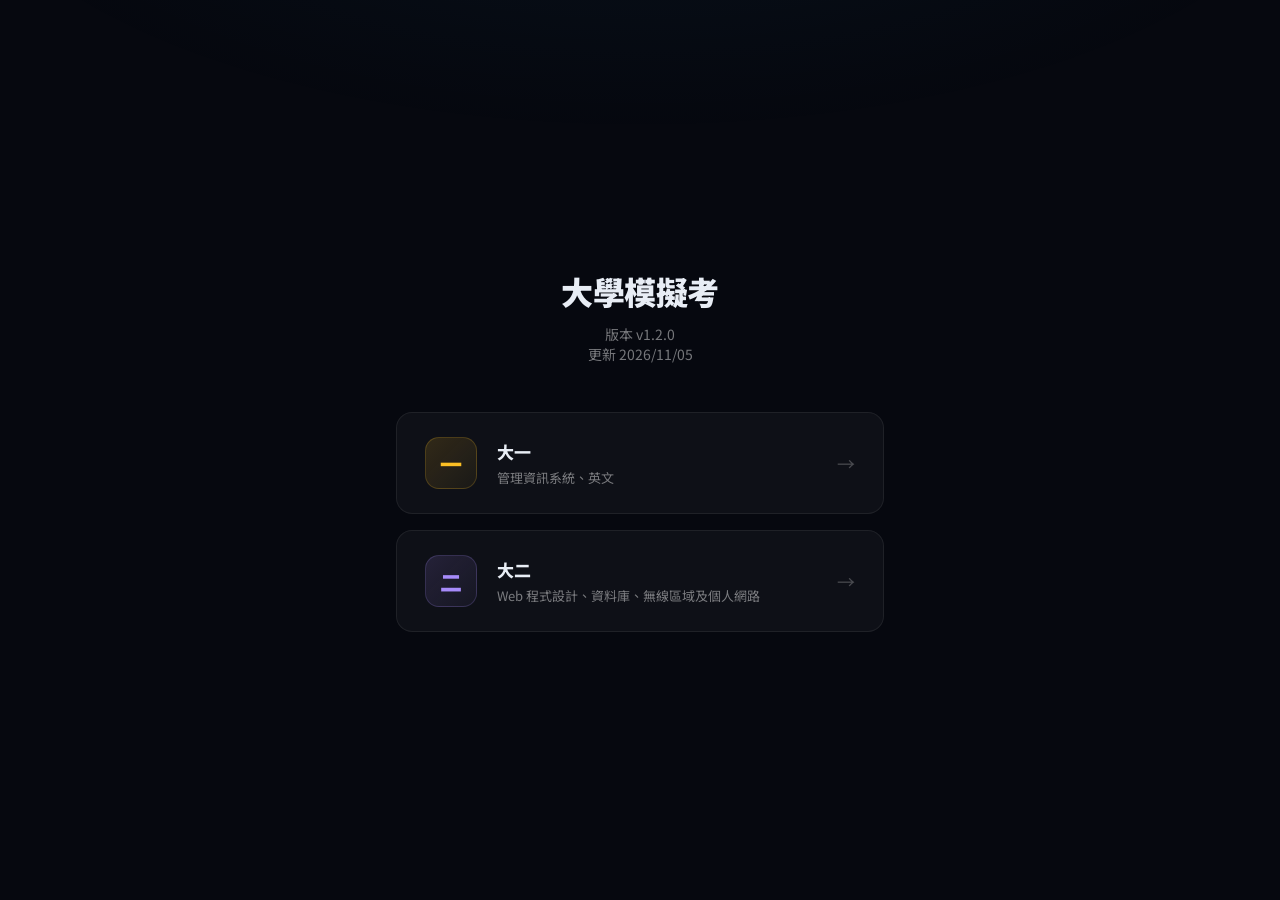
<file: index.html>
<!DOCTYPE html>
<html lang="zh-Hant">
<head>
  <meta charset="UTF-8" />
  <meta name="viewport" content="width=device-width, initial-scale=1.0" />
  <title>大學模擬考</title>
  <link href="https://fonts.googleapis.com/css2?family=Noto+Sans+TC:wght@400;600;800;900&family=JetBrains+Mono:wght@500;700&display=swap" rel="stylesheet" />
  <link rel="stylesheet" href="./asset/css/global.css" />
  <link rel="stylesheet" href="./asset/css/home.css" />
</head>
<body>
  <!-- 年級選擇 -->
  <div class="container view" id="view-grade">
    <h1>大學模擬考</h1>
    <p class="subtitle_version">版本 v1.2.0</p>
    <p class="subtitle_date">更新 2026/11/05</p>
    <div class="cards">
      <a class="card" href="#y1">
        <div class="card-icon grade1">一</div>
        <div class="card-body">
          <div class="card-title">大一</div>
          <div class="card-desc">管理資訊系統、英文</div>
        </div>
        <span class="card-arrow">→</span>
      </a>
      <a class="card" href="#y2">
        <div class="card-icon grade2">二</div>
        <div class="card-body">
          <div class="card-title">大二</div>
          <div class="card-desc">Web 程式設計、資料庫、無線區域及個人網路</div>
        </div>
        <span class="card-arrow">→</span>
      </a>
    </div>
  </div>

  <!-- 大一 -->
  <div class="container view" id="view-y1" hidden>
    <a class="back-link" href="#">← 返回年級選擇</a>
    <h1>大一模擬考</h1>
    <p class="subtitle">選擇科目開始測驗</p>
    <div class="cards">
      <a class="card" href="./page/mis/mis_testing.html">
        <div class="card-icon mis">MIS</div>
        <div class="card-body">
          <div class="card-title">管理資訊系統</div>
          <div class="card-desc">8 章題庫，每次隨機 20 題</div>
        </div>
        <span class="card-arrow">→</span>
      </a>
      <a class="card" href="./page/enlish/english_unit5.html">
        <div class="card-icon en">EN</div>
        <div class="card-body">
          <div class="card-title">英文 (Unit5)</div>
          <div class="card-desc">14 核心單字、6 運動、8 奧運生詞、12 閱讀測驗，每次隨機 50 題</div>
        </div>
        <span class="card-arrow">→</span>
      </a>
      <a class="card" href="./page/enlish/english_v2.html">
        <div class="card-icon en">EN</div>
        <div class="card-body">
          <div class="card-title">英文 (Childhood + All Rise)</div>
          <div class="card-desc">雙歌曲單元完整覆蓋，紅藍重點同義詞，每次隨機 50 題</div>
        </div>
        <span class="card-arrow">→</span>
      </a>
      <a class="card" href="./page/enlish/en_olympic.html">
        <div class="card-icon en">EN</div>
        <div class="card-body">
          <div class="card-title">英文 (奧運)</div>
          <div class="card-desc">18 單字、8 片語、15 填空、16 閱讀、7 文法，每次隨機 40 題</div>
        </div>
        <span class="card-arrow">→</span>
      </a>
    </div>
  </div>

  <!-- 大二 -->
  <div class="container view" id="view-y2" hidden>
    <a class="back-link" href="#">← 返回年級選擇</a>
    <h1>大二模擬考</h1>
    <p class="subtitle">選擇科目開始測驗</p>
    <div class="cards">
      <a class="card" href="#y2-web">
        <div class="card-icon php">PHP</div>
        <div class="card-body">
          <div class="card-title">Web 程式設計</div>
          <div class="card-desc">Web 程式設計(一) 期中考</div>
        </div>
        <span class="card-arrow">→</span>
      </a>
      <!-- <a class="card" href="#y2-db">
        <div class="card-icon db">DB</div>
        <div class="card-body">
          <div class="card-title">資料庫</div>
          <div class="card-desc">期中考 CH01 & 02</div>
        </div>
        <span class="card-arrow">→</span>
      </a> -->
      <a class="card" href="#y2-wlan">
        <div class="card-icon wlan">Wi-Fi</div>
        <div class="card-body">
          <div class="card-title">無線區域及個人網路</div>
          <div class="card-desc">第 2、2.1、3 章，共 136 題，可分章或全部作答</div>
        </div>
        <span class="card-arrow">→</span>
      </a>
    </div>
  </div>

  <!-- 大二／Web 程式設計（新增章節考題時在 .cards 裡加入 .card） -->
  <div class="container view" id="view-y2-web" hidden>
    <a class="back-link" href="#y2">← 返回大二</a>
    <h1>Web 程式設計</h1>
    <p class="subtitle">選擇考試範圍開始測驗</p>
    <div class="cards">
      <a class="card" href="./page/y2/web1.html">
        <div class="card-icon php">PHP</div>
        <div class="card-body">
          <div class="card-title">Web 程式設計(一) 期中考</div>
          <div class="card-desc">選擇題 121 題，全部必考</div>
        </div>
        <span class="card-arrow">→</span>
      </a>
    </div>
  </div>

  <!-- 大二／資料庫（新增章節考題時在 .cards 裡加入 .card） -->
  <div class="container view" id="view-y2-db" hidden>
    <a class="back-link" href="#y2">← 返回大二</a>
    <h1>資料庫</h1>
    <p class="subtitle">選擇考試範圍開始測驗</p>
    <div class="cards">
      <a class="card" href="./page/y2/db_mid0102.html">
        <div class="card-icon db">DB</div>
        <div class="card-body">
          <div class="card-title">期中考 CH01 & 02</div>
          <div class="card-desc">問答題 7 題，寫完逐題對答案，不計分</div>
        </div>
        <span class="card-arrow">→</span>
      </a>
    </div>
  </div>

  <!-- 大二／無線區域及個人網路 -->
  <div class="container view" id="view-y2-wlan" hidden>
    <a class="back-link" href="#y2">← 返回大二</a>
    <h1>無線區域及個人網路</h1>
    <p class="subtitle">選擇章節開始測驗，每章題目全部必考</p>
    <div class="cards">
      <a class="card" href="./page/y2/wlan_ch2.html">
        <div class="card-icon wlan">2</div>
        <div class="card-body">
          <div class="card-title">第2章 無線區域網路</div>
          <div class="card-desc">802.11 架構與 MAC、各代 Wi-Fi、頻段與安全性，49 題</div>
        </div>
        <span class="card-arrow">→</span>
      </a>
      <a class="card" href="./page/y2/wlan_ch2_1.html">
        <div class="card-icon wlan">2.1</div>
        <div class="card-body">
          <div class="card-title">第2.1章 IP 與 Subnet 概念</div>
          <div class="card-desc">IPv4、子網路遮罩與切割、DNS、TCP/UDP，34 題</div>
        </div>
        <span class="card-arrow">→</span>
      </a>
      <a class="card" href="./page/y2/wlan_ch3.html">
        <div class="card-icon wlan">3</div>
        <div class="card-body">
          <div class="card-title">第3章 無線網路基本概念</div>
          <div class="card-desc">路由協定、FANET／D2D、多通道、媒體存取、電源管理，53 題</div>
        </div>
        <span class="card-arrow">→</span>
      </a>
      <a class="card" href="./page/y2/wlan_all.html">
        <div class="card-icon wlan">ALL</div>
        <div class="card-body">
          <div class="card-title">全部章節</div>
          <div class="card-desc">第 2、2.1、3 章合併，共 136 題</div>
        </div>
        <span class="card-arrow">→</span>
      </a>
    </div>
  </div>

  <script>
    // 依網址 hash 切換畫面：(空) 年級選擇、#y1 大一、#y2 大二、#y2-xxx 大二各科目的考試列表
    const views = {
      '': 'view-grade', '#y1': 'view-y1', '#y2': 'view-y2',
      '#y2-web': 'view-y2-web', '#y2-db': 'view-y2-db', '#y2-wlan': 'view-y2-wlan',
    };

    function showView() {
      const target = views[location.hash] || 'view-grade';
      document.querySelectorAll('.view').forEach(v => { v.hidden = v.id !== target; });
      window.scrollTo(0, 0);
    }

    window.addEventListener('hashchange', showView);
    showView();
  </script>
</body>
</html>
</file>
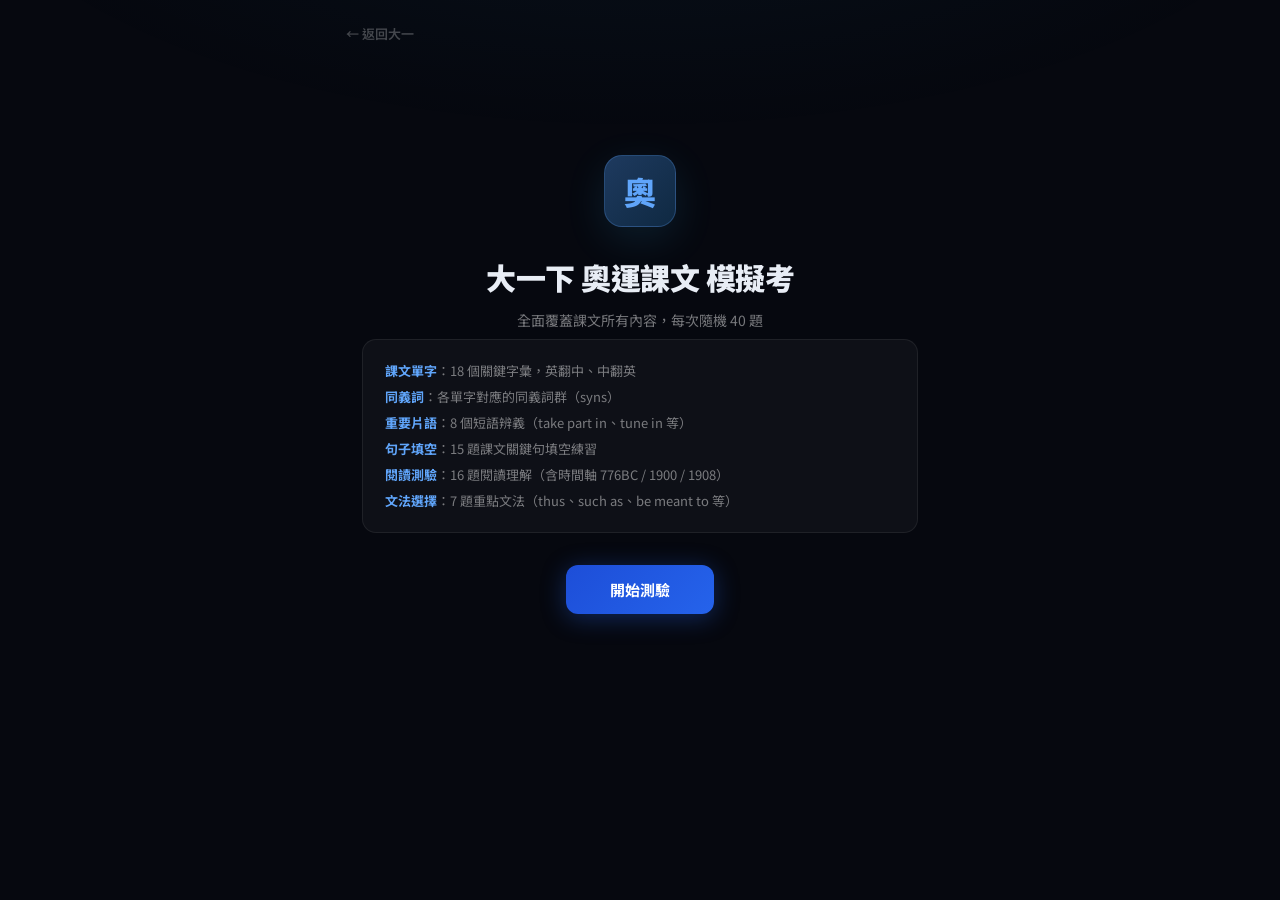
<file: page/enlish/en_olympic.html>
<!doctype html>
<html lang="zh-Hant">
  <head>
    <meta charset="UTF-8" />
    <meta name="viewport" content="width=device-width, initial-scale=1.0" />
    <title>大一下 奧運課文 模擬考</title>
    <link
      href="https://fonts.googleapis.com/css2?family=Noto+Sans+TC:wght@400;600;800;900&family=JetBrains+Mono:wght@500;700&display=swap"
      rel="stylesheet"
    />
    <link rel="stylesheet" href="../../asset/css/global.css" />
    <link rel="stylesheet" href="../../asset/css/en.css" />
  </head>
  <body>
    <div class="wrap">
      <a class="back-link" href="../../index.html#y1">← 返回大一</a>
      <div class="wrap" id="app"></div>
    </div>

    <script src="../../asset/js/en_olympic_quiz.js"></script>
  </body>
</html>
</file>
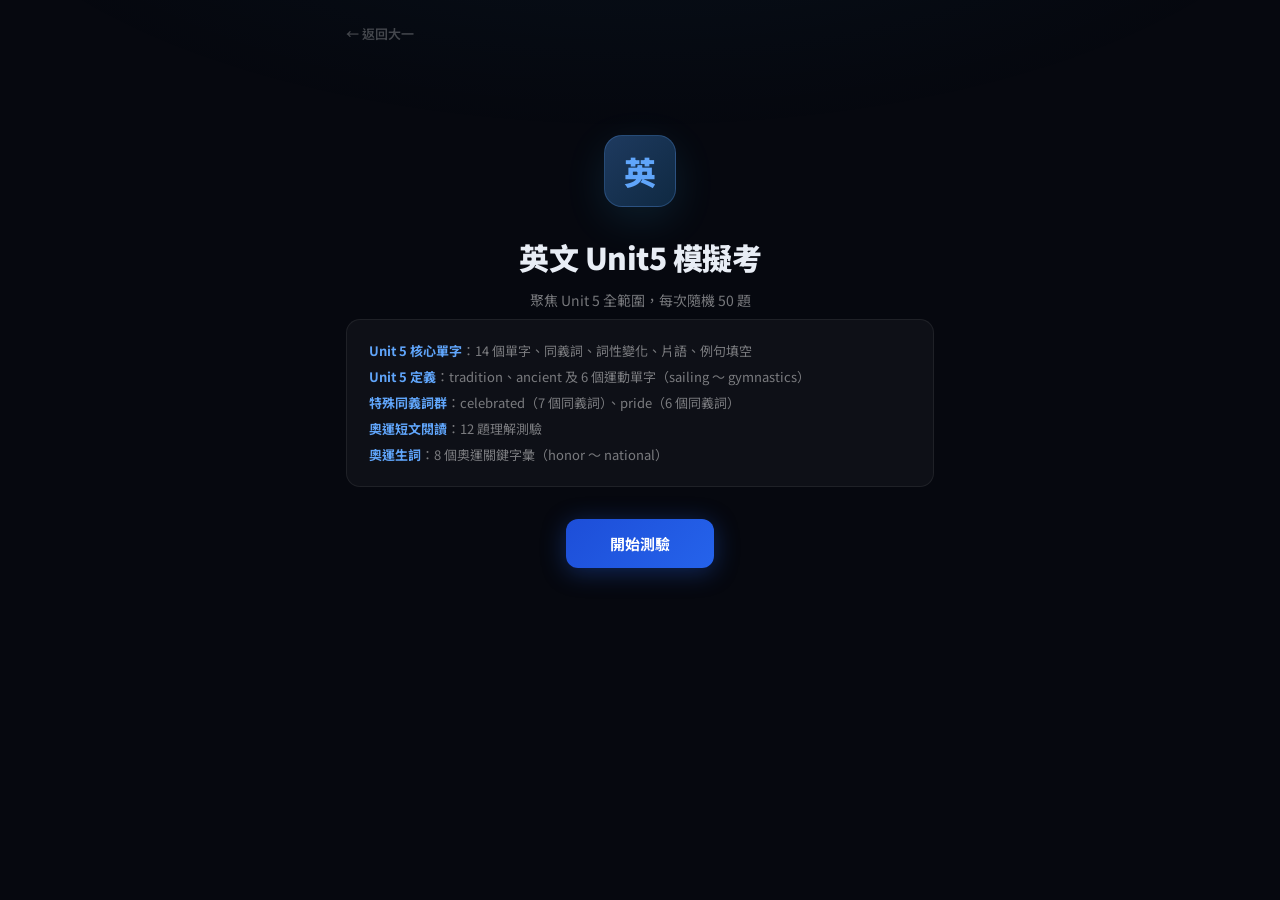
<file: page/enlish/english_unit5.html>
<!doctype html>
<html lang="zh-Hant">
  <head>
    <meta charset="UTF-8" />
    <meta name="viewport" content="width=device-width, initial-scale=1.0" />
    <title>英文 Unit5 模擬考</title>
    <link
      href="https://fonts.googleapis.com/css2?family=Noto+Sans+TC:wght@400;600;800;900&family=JetBrains+Mono:wght@500;700&display=swap"
      rel="stylesheet"
    />
    <link rel="stylesheet" href="../../asset/css/global.css" />
    <link rel="stylesheet" href="../../asset/css/en.css" />
  </head>
  <body>
    <div class="wrap">
      <a class="back-link" href="../../index.html#y1">← 返回大一</a>
      <div id="app"></div>
    </div>
    <script src="../../asset/js/en_unit5_quiz.js"></script>
  </body>
</html>
</file>
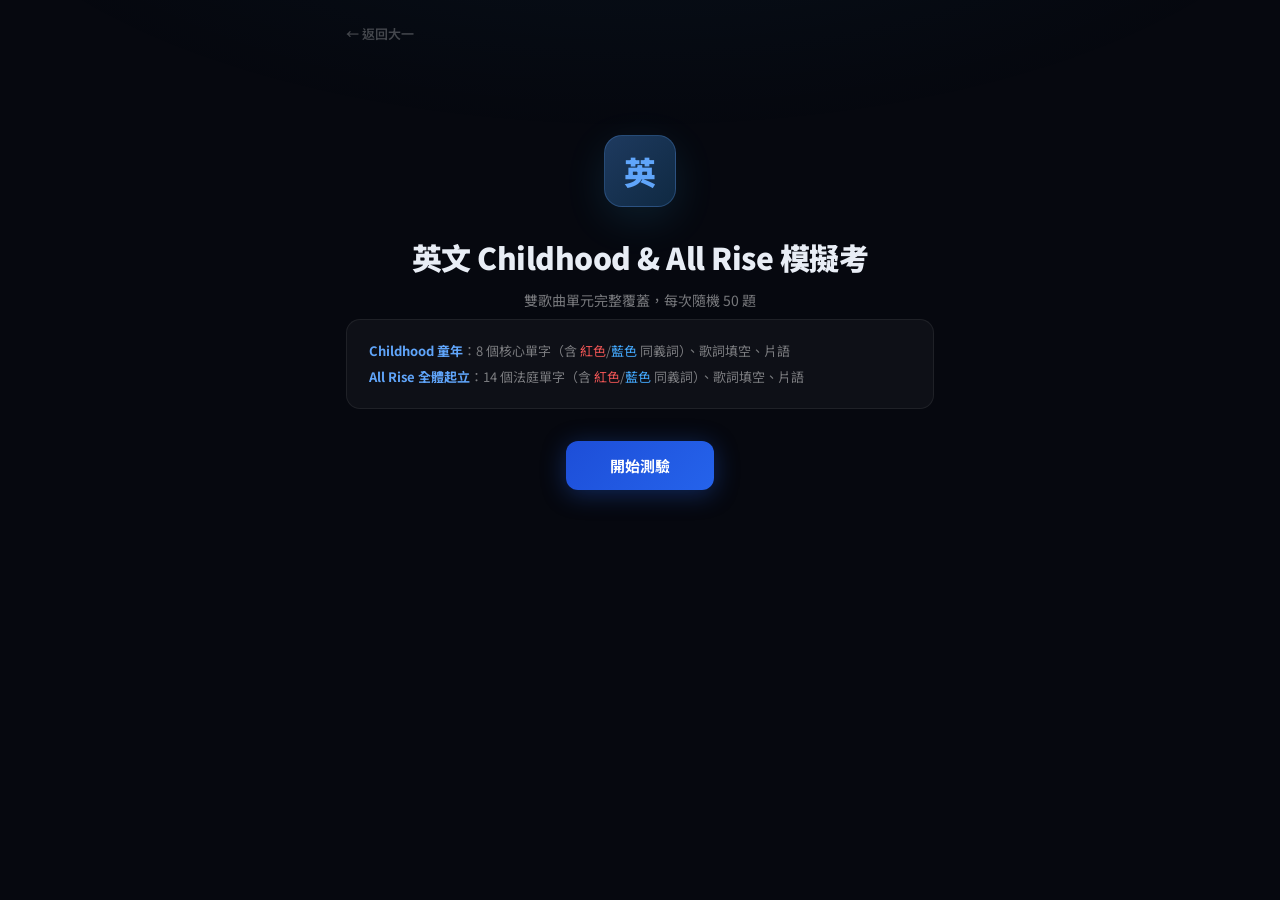
<file: page/enlish/english_v2.html>
<!doctype html>
<html lang="zh-Hant">
  <head>
    <meta charset="UTF-8" />
    <meta name="viewport" content="width=device-width, initial-scale=1.0" />
    <title>英文模擬考（Childhood + All Rise）</title>
    <link
      href="https://fonts.googleapis.com/css2?family=Noto+Sans+TC:wght@400;600;800;900&family=JetBrains+Mono:wght@500;700&display=swap"
      rel="stylesheet"
    />
    <link rel="stylesheet" href="../../asset/css/global.css" />
    <link rel="stylesheet" href="../../asset/css/en.css" />
  </head>
  <body>
    <div class="wrap">
      <a class="back-link" href="../../index.html#y1">← 返回大一</a>
      <div id="app"></div>
    </div>
    <script src="../../asset/js/en_v2_quiz.js"></script>
  </body>
</html>
</file>
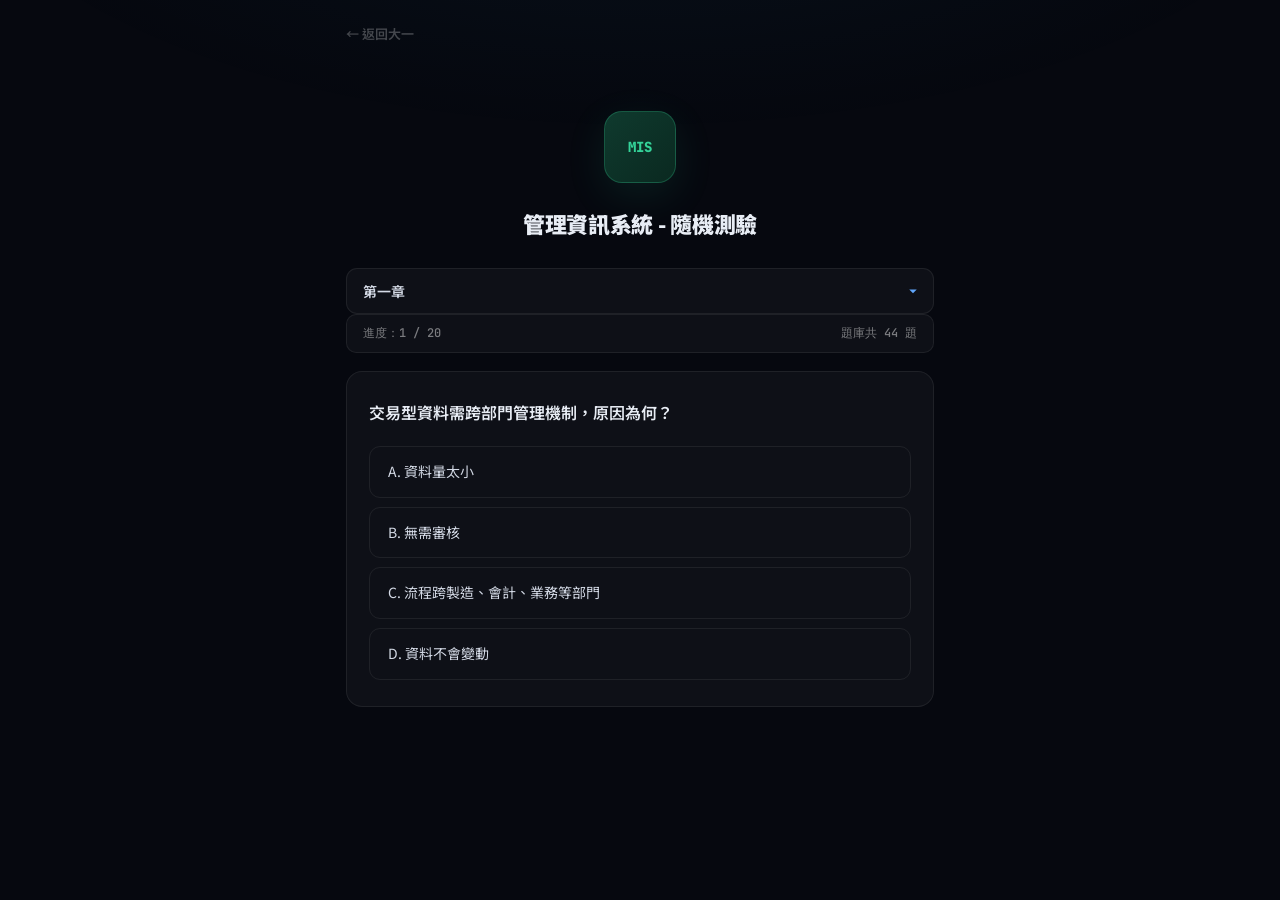
<file: page/mis/mis_testing.html>
<!DOCTYPE html>
<html lang="zh-TW">
<head>
    <meta charset="UTF-8">
    <meta name="viewport" content="width=device-width, initial-scale=1.0">
    <title>MIS 隨機測驗</title>
    <link href="https://fonts.googleapis.com/css2?family=Noto+Sans+TC:wght@400;600;800;900&family=JetBrains+Mono:wght@500;700&display=swap" rel="stylesheet">
    <link rel="stylesheet" href="../../asset/css/global.css">
    <link rel="stylesheet" href="../../asset/css/style.css">
</head>
<body>

<div class="quiz-container">
    <a class="back-link" href="../../index.html#y1">← 返回大一</a>

    <div class="quiz-header">
        <div class="quiz-header-badge">MIS</div>
        <h2>管理資訊系統 - 隨機測驗</h2>
    </div>

    <select id="chapter-select">
        <option value="0">第一章</option>
        <option value="1">第二章</option>
        <option value="2">第三章</option>
        <option value="3">第四章</option>
        <option value="4">第五章</option>
        <option value="5">第六章</option>
        <option value="6">第七章</option>
        <option value="7">第八章</option>
        <option value="8">期中考(1-8)</option>
    </select>

    <div class="progress" id="progress">
        <span id="progress-text">進度：1 / 20</span>
        <span id="total-count"></span>
    </div>

    <div id="quiz-content"></div>

    <div id="result-area">
        <h3>測驗結束！</h3>
        <p id="score-text"></p>
        <div id="wrong-answers-area"></div>
        <button class="btn-primary" onclick="location.reload()">重新挑戰</button>
    </div>
</div>

<script type="module">
import loadQuestions from '../../asset/js/index.js';

const questionList = await loadQuestions();
const { qa01, qa02, qa03, qa04, qa05, qa06, qa07, qa08 } = questionList;
const allChapters = [qa01, qa02, qa03, qa04, qa05, qa06, qa07, qa08];

let selectedQuestions = [];
let currentQuestionIndex = 0;
let score = 0;
let wrongAnswers = [];
let quizCount = 20;

function saveChapterCookie(index) {
    document.cookie = `mis_chapter=${index}; max-age=${60 * 60 * 24 * 365}; path=/`;
}

function loadChapterCookie() {
    const match = document.cookie.match(/(?:^|;\s*)mis_chapter=(\d+)/);
    return match ? parseInt(match[1]) : 0;
}

const savedChapter = loadChapterCookie();
const select = document.getElementById('chapter-select');
select.value = savedChapter;

function initQuiz() {
    const chapterIndex = parseInt(document.getElementById('chapter-select').value);
    saveChapterCookie(chapterIndex);
    const pool = chapterIndex === 8 ? allChapters.flat() : allChapters[chapterIndex];
    quizCount = chapterIndex === 8 ? 50 : 20;
    document.getElementById('total-count').innerText = `題庫共 ${pool.length} 題`;
    selectedQuestions = [...pool].sort(() => 0.5 - Math.random()).slice(0, quizCount);
    currentQuestionIndex = 0;
    score = 0;
    wrongAnswers = [];
    document.getElementById('quiz-content').style.display = '';
    document.getElementById('progress').style.display = '';
    document.getElementById('result-area').style.display = 'none';
    renderQuestion();
}

document.getElementById('chapter-select').addEventListener('change', initQuiz);

function renderQuestion() {
    if (currentQuestionIndex >= selectedQuestions.length) {
        showResult();
        return;
    }

    const qData = selectedQuestions[currentQuestionIndex];
    document.getElementById('progress-text').innerText = `進度：${currentQuestionIndex + 1} / ${quizCount}`;

    const letters = 'ABCD';
    let html = `
        <div class="question">
            <div class="question-text">${qData.q}</div>
            <div class="options">
    `;

    qData.a.forEach((opt, index) => {
        html += `<button class="option" onclick="checkAnswer(${index}, this)">${letters[index]}. ${opt}</button>`;
    });

    html += `</div></div>`;
    document.getElementById('quiz-content').innerHTML = html;
}

function checkAnswer(selectedIndex, btnElement) {
    const qData = selectedQuestions[currentQuestionIndex];
    const buttons = document.querySelectorAll('.option');

    buttons.forEach(btn => btn.disabled = true);

    if (selectedIndex === qData.correct) {
        btnElement.classList.add('correct');
        score++;
    } else {
        btnElement.classList.add('wrong');
        buttons[qData.correct].classList.add('correct');
        wrongAnswers.push({ qData, selectedIndex });
    }

    setTimeout(() => {
        currentQuestionIndex++;
        renderQuestion();
    }, 1200);
}

function showResult() {
    document.getElementById('quiz-content').style.display = 'none';
    document.getElementById('progress').style.display = 'none';
    const resultArea = document.getElementById('result-area');
    resultArea.style.display = 'block';

    const percentage = (score / quizCount) * 100;
    document.getElementById('score-text').innerText = `${score} / ${quizCount}（${percentage} 分）`;

    const wrongArea = document.getElementById('wrong-answers-area');
    if (wrongAnswers.length === 0) {
        wrongArea.innerHTML = '<p style="color:var(--green); font-weight:bold; font-size:18px; margin-top:8px;">全部答對！</p>';
    } else {
        let html = `<div class="wrong-review"><h4>答錯的題目（共 ${wrongAnswers.length} / ${quizCount} 題）</h4>`;
        wrongAnswers.forEach((item, i) => {
            const { qData, selectedIndex } = item;
            const letters = 'ABCD';
            html += `
                <div class="wrong-item">
                    <div class="wrong-q">${i + 1}. ${qData.q}</div>
                    <div class="wrong-your">✗ 你的答案：${letters[selectedIndex]}. ${qData.a[selectedIndex]}</div>
                    <div class="wrong-correct">✓ 正確答案：${letters[qData.correct]}. ${qData.a[qData.correct]}</div>
                </div>
            `;
        });
        html += '</div>';
        wrongArea.innerHTML = html;
    }
}

window.checkAnswer = checkAnswer;
initQuiz();
</script>

</body>
</html>
</file>
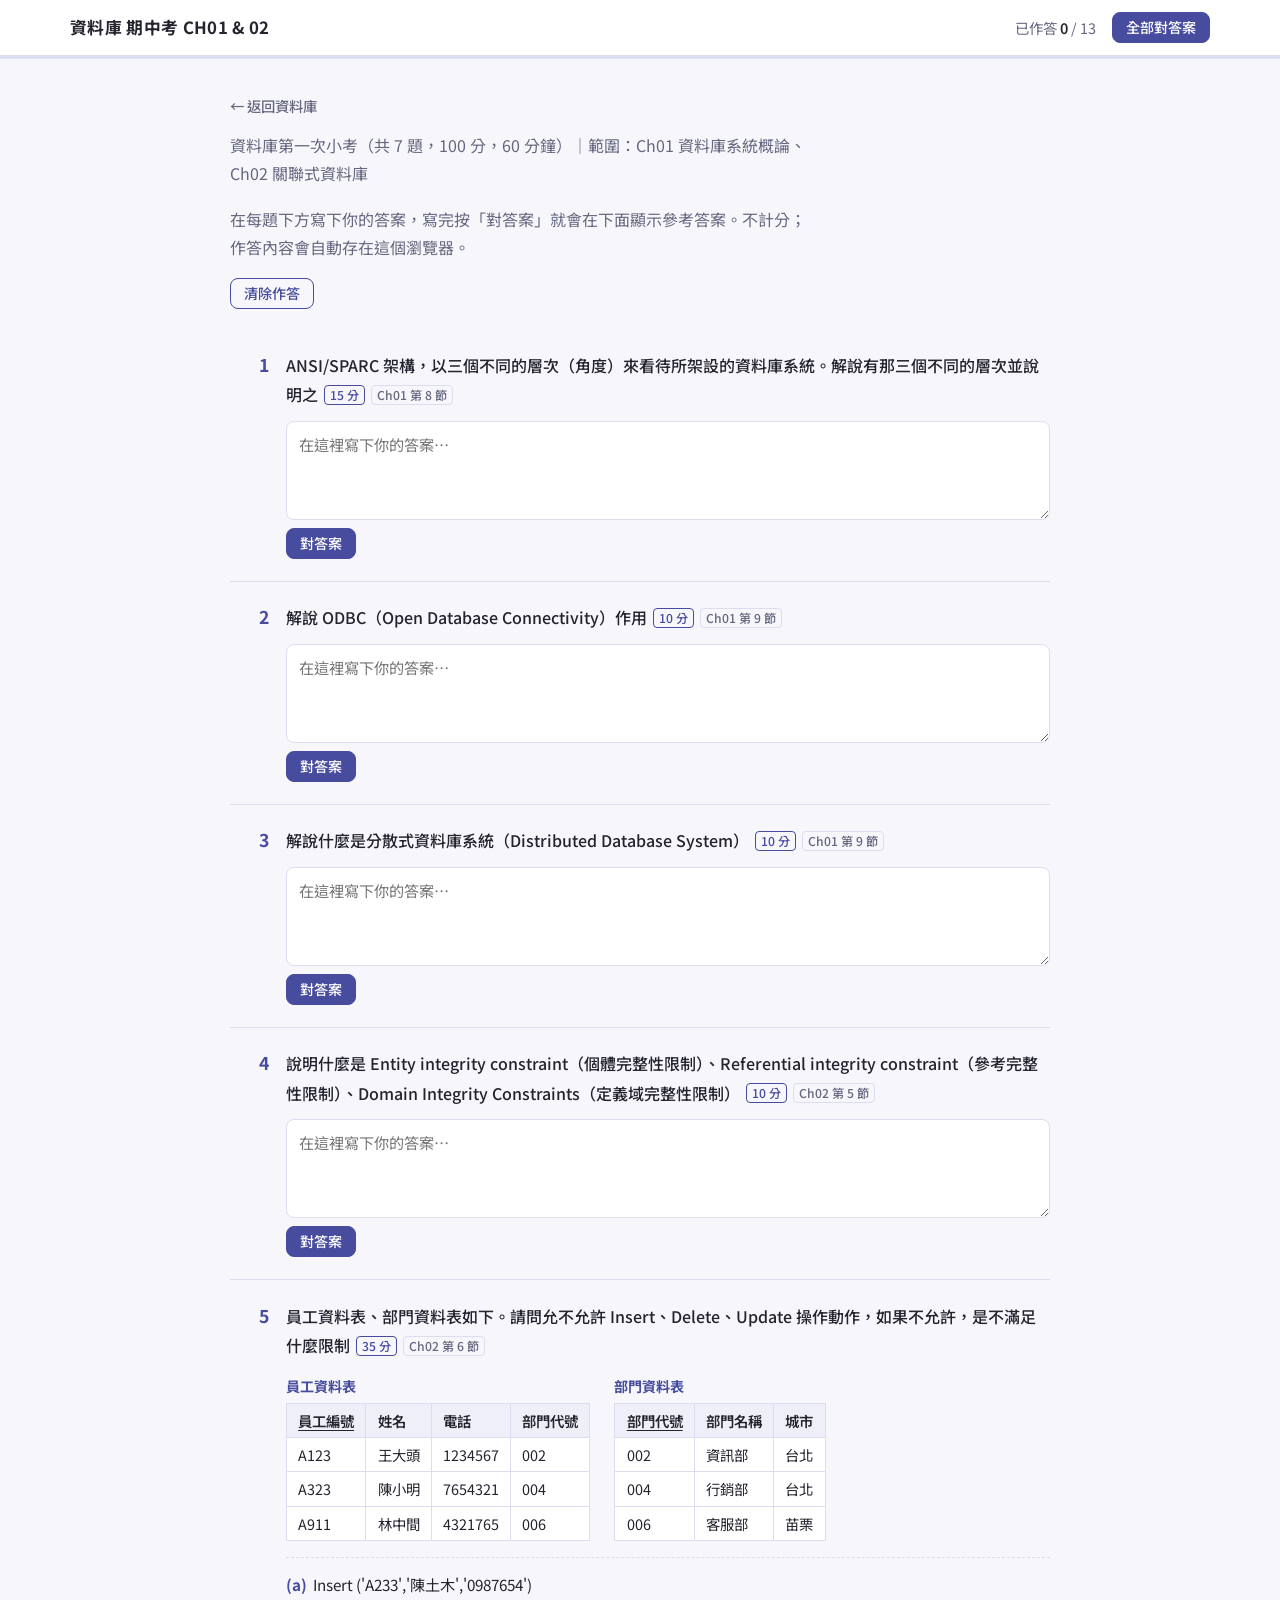
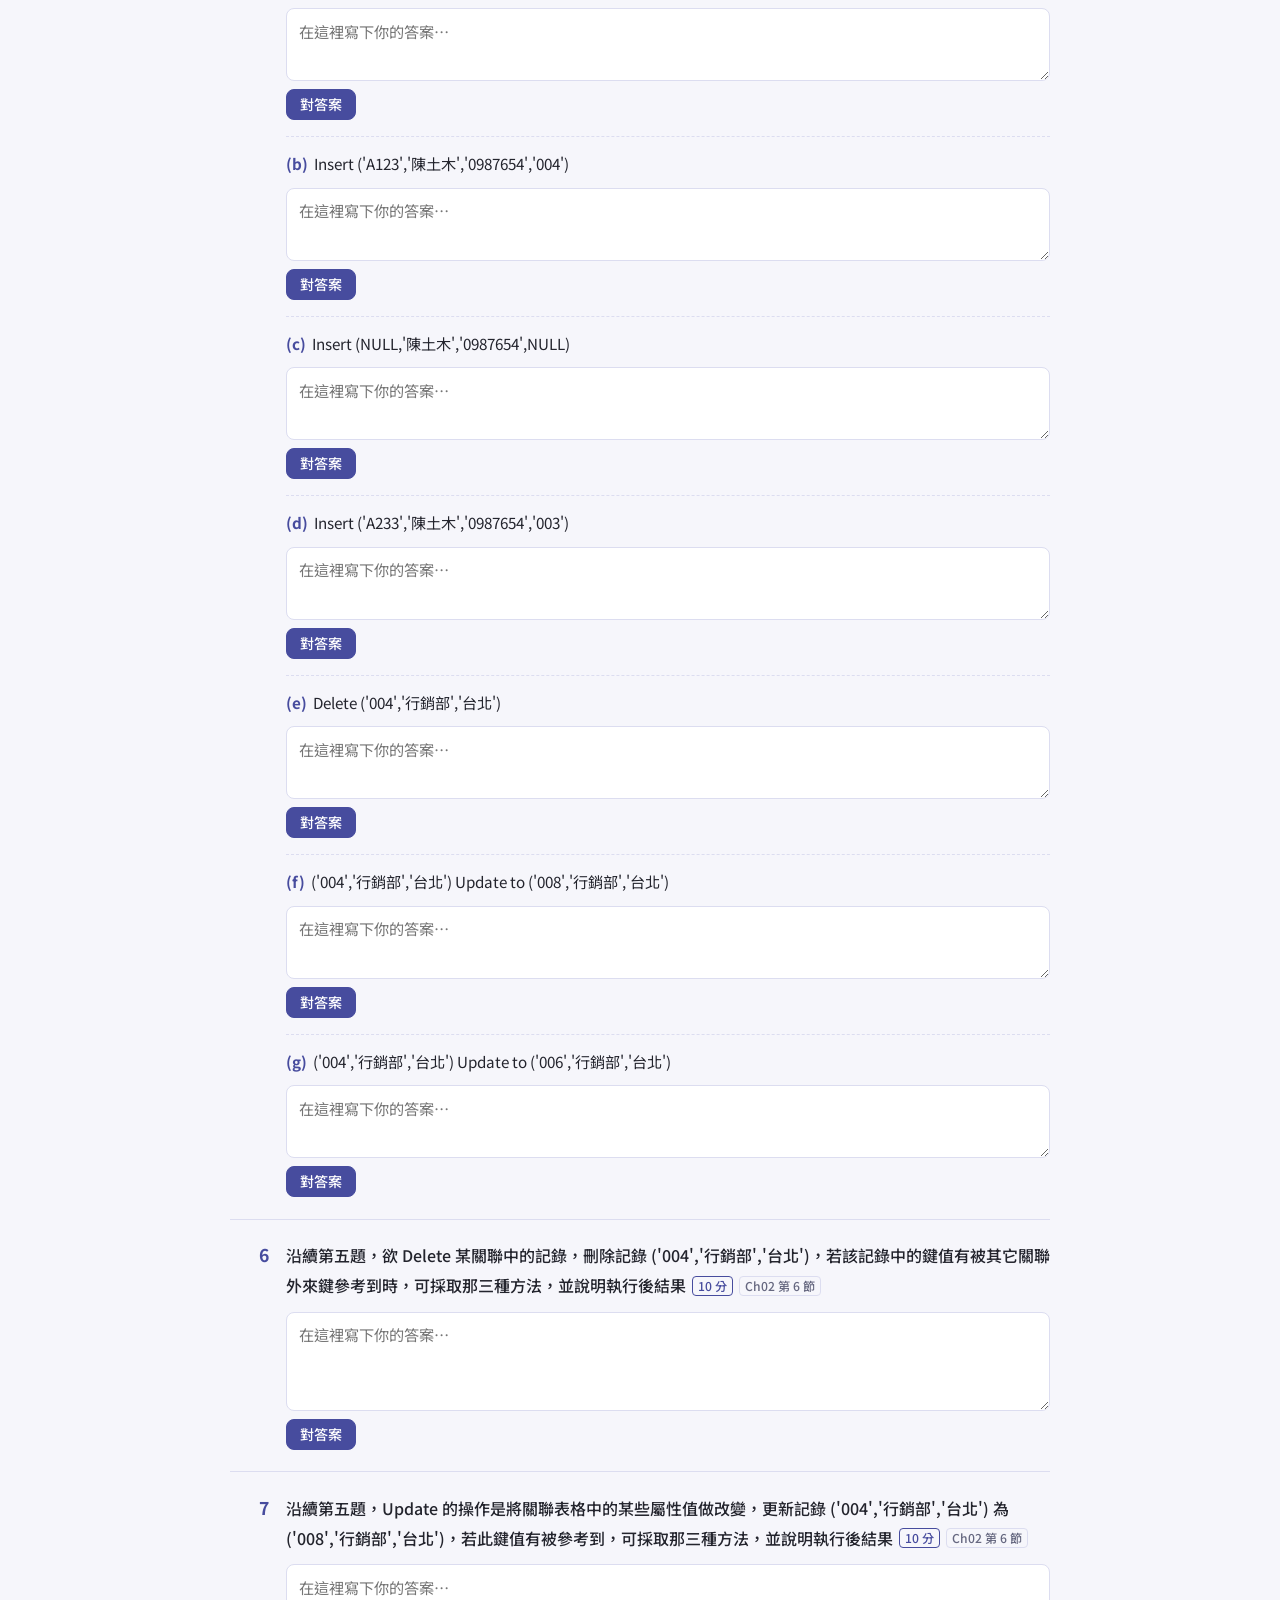
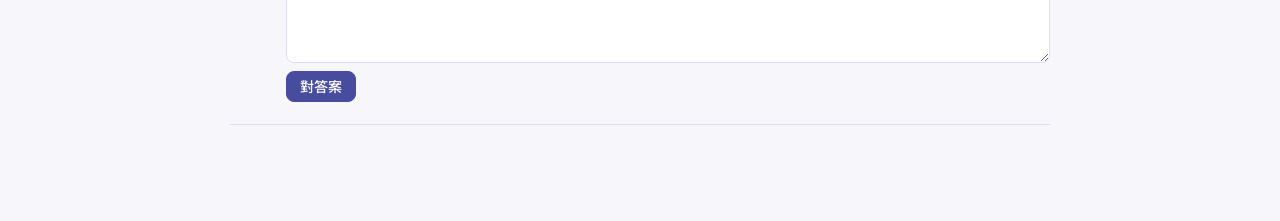
<file: page/y2/db_mid0102.html>
<!DOCTYPE html>
<html lang="zh-Hant-TW">
<head>
<meta charset="utf-8">
<meta name="viewport" content="width=device-width, initial-scale=1, viewport-fit=cover">
<title>資料庫 期中考 CH01 & 02</title>
<link rel="preconnect" href="https://fonts.googleapis.com">
<link rel="preconnect" href="https://fonts.gstatic.com" crossorigin>
<link href="https://fonts.googleapis.com/css2?family=JetBrains+Mono:wght@400;600&family=Noto+Sans+TC:wght@400;500;700&display=swap" rel="stylesheet">
<link rel="stylesheet" href="../../asset/css/web1.css">
<link rel="stylesheet" href="../../asset/css/essay.css">
</head>
<body>
<header class="bar">
  <div class="bar-in">
    <h1>資料庫 期中考 CH01 & 02</h1>
    <div class="stats" aria-live="polite">
      <span id="st-answered"></span>
    </div>
    <button type="button" class="btn primary small" id="btn-all">全部對答案</button>
  </div>
  <div class="progress" aria-hidden="true"><i id="progress"></i></div>
</header>

<div class="layout">
  <main>
    <section class="intro">
      <a class="back-link" href="../../index.html#y2-db">← 返回資料庫</a>
      <p id="info"></p>
      <p>在每題下方寫下你的答案，寫完按「對答案」就會在下面顯示參考答案。不計分；作答內容會自動存在這個瀏覽器。</p>
      <div class="tools">
        <button type="button" class="btn small" id="btn-reset">清除作答</button>
      </div>
    </section>

    <div id="list"><p class="loading">題目載入中…</p></div>
  </main>
</div>

<script src="../../asset/js/essay_quiz.js" data-src="../../asset/data/db_mid0102.json" data-store="db_mid0102_v1"></script>
</body>
</html>
</file>
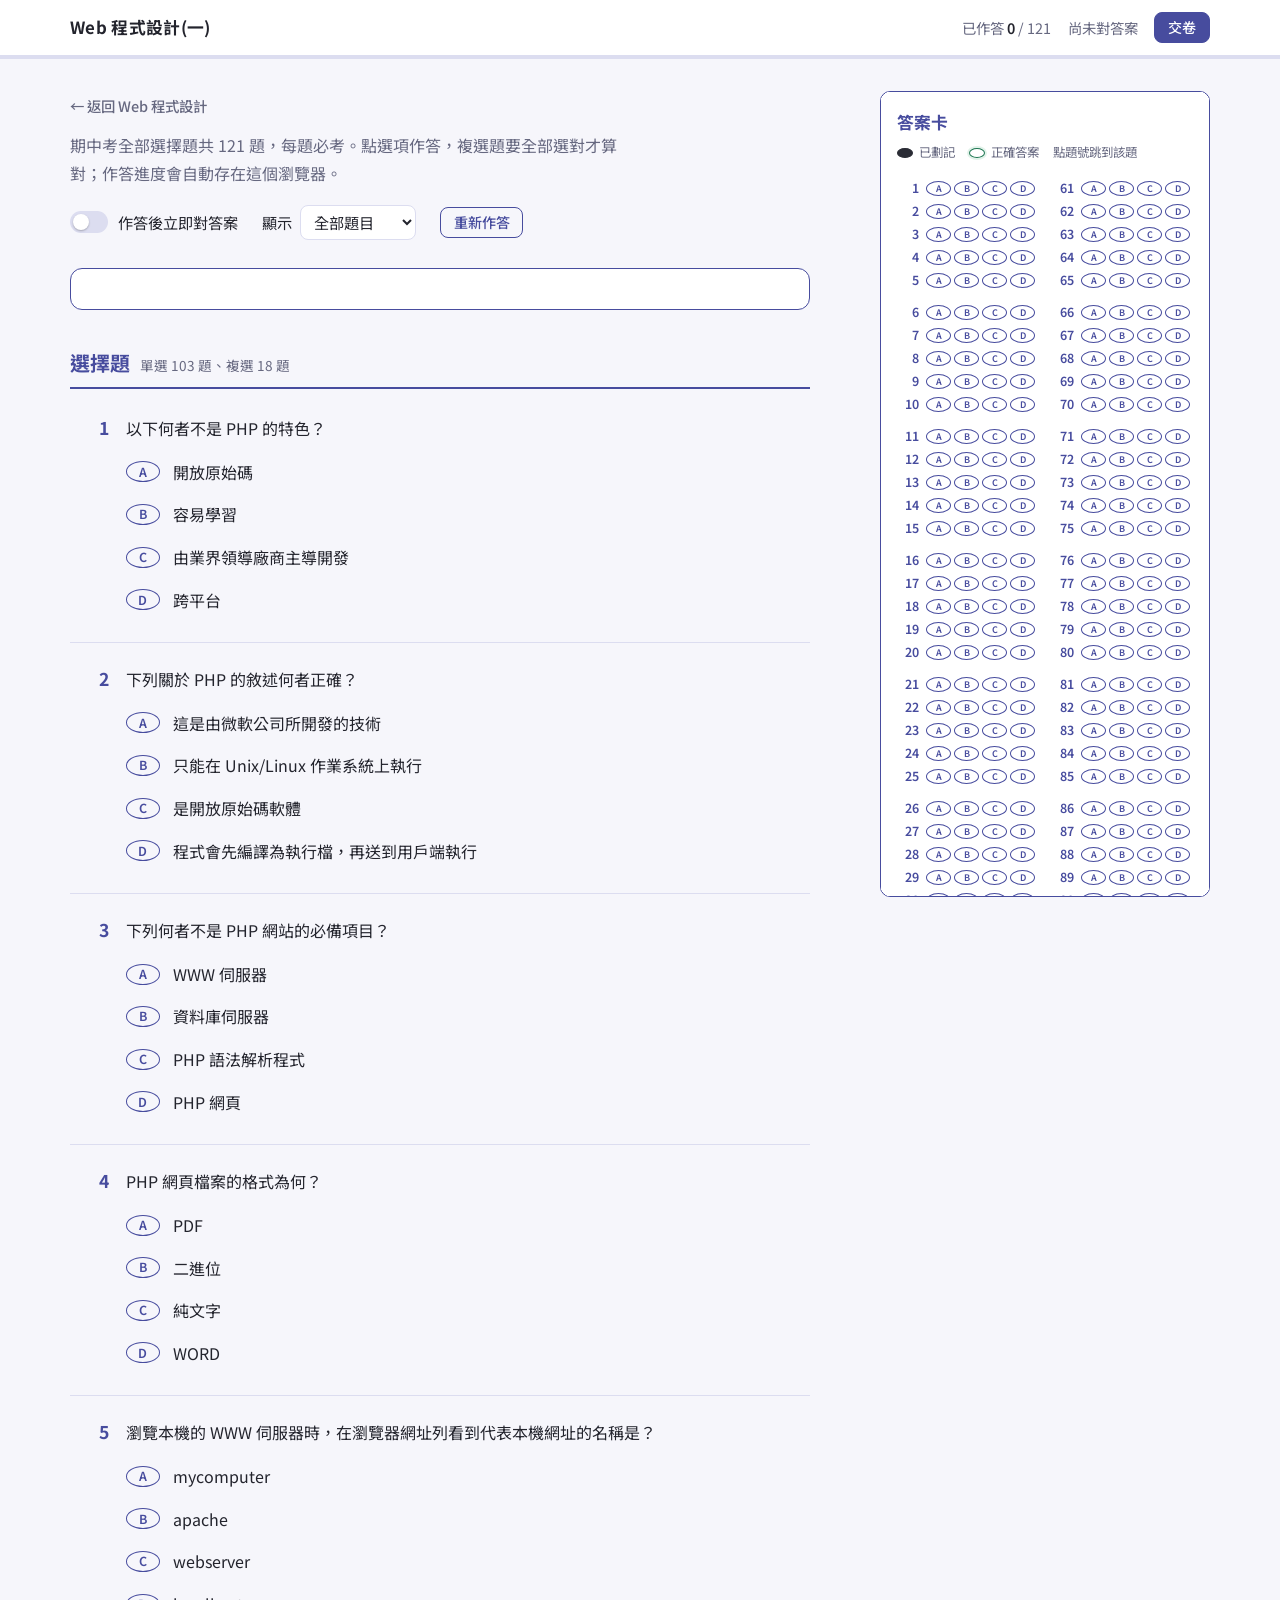
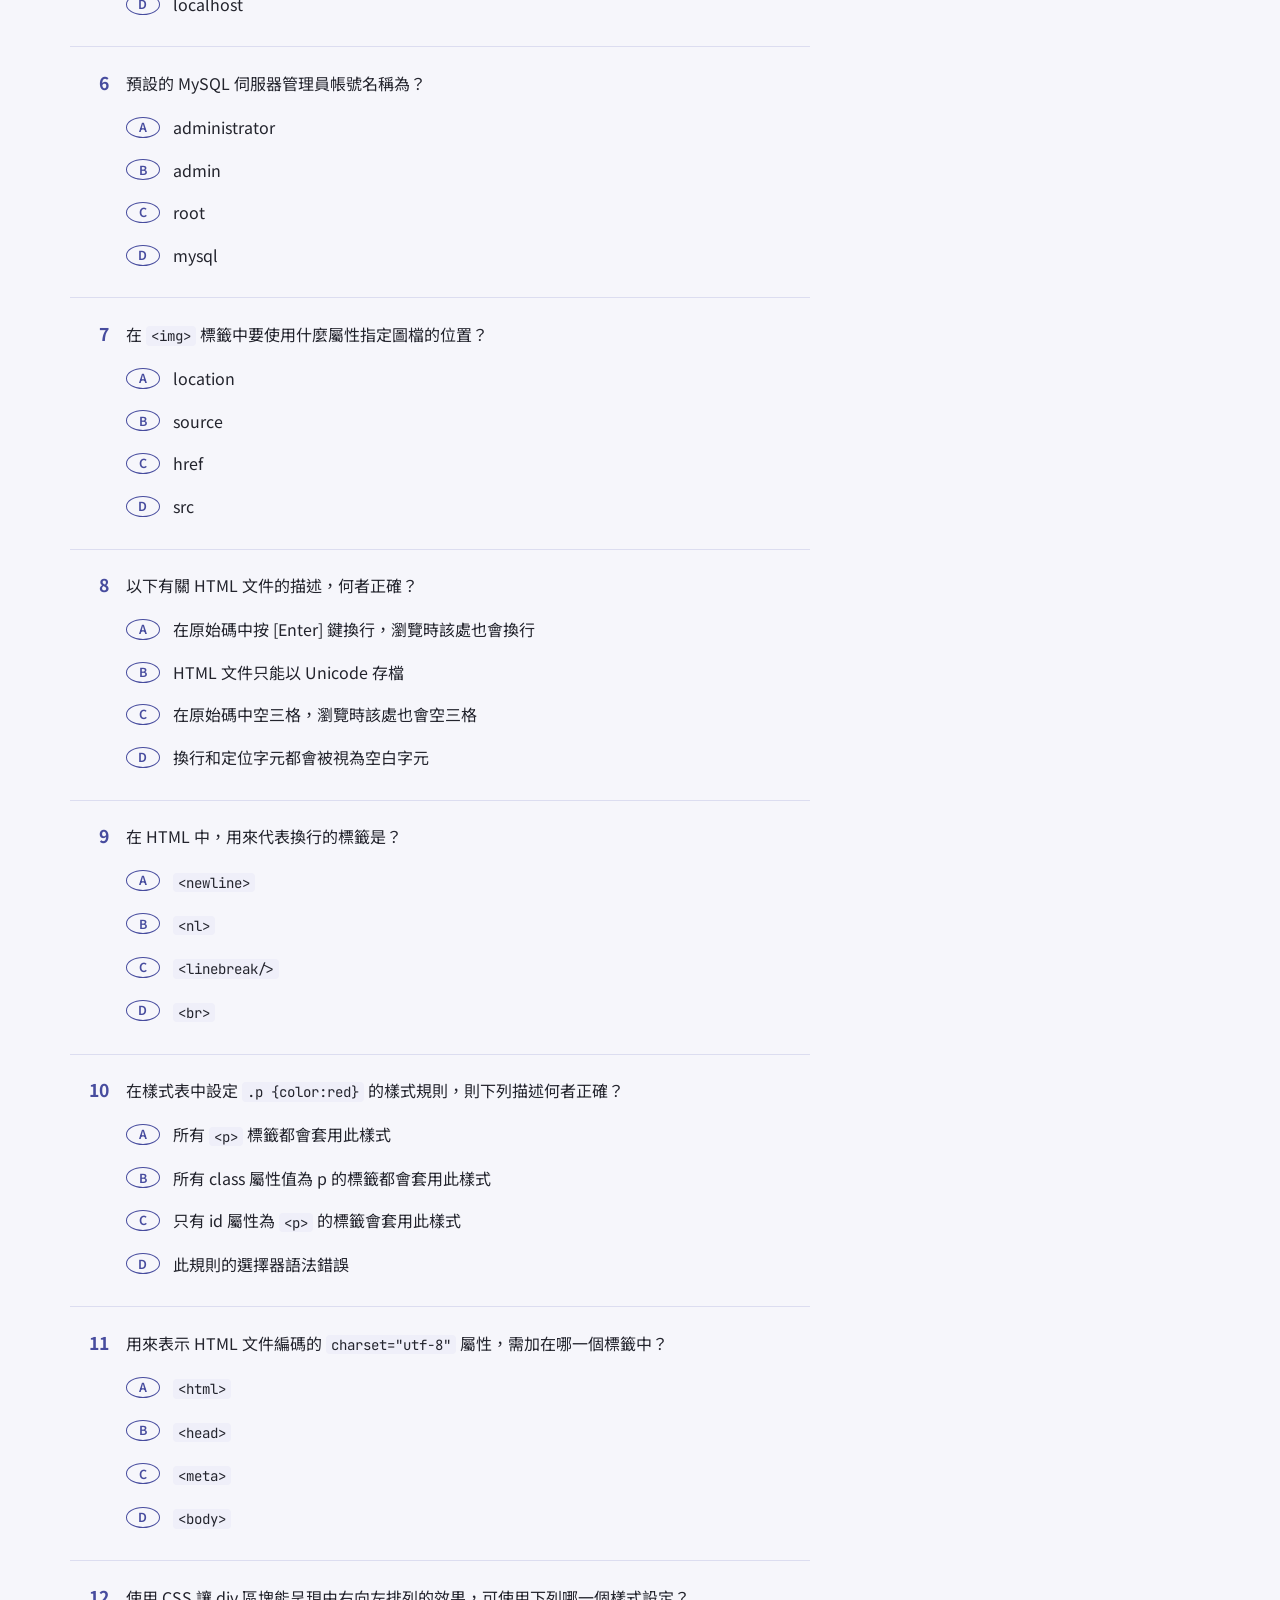
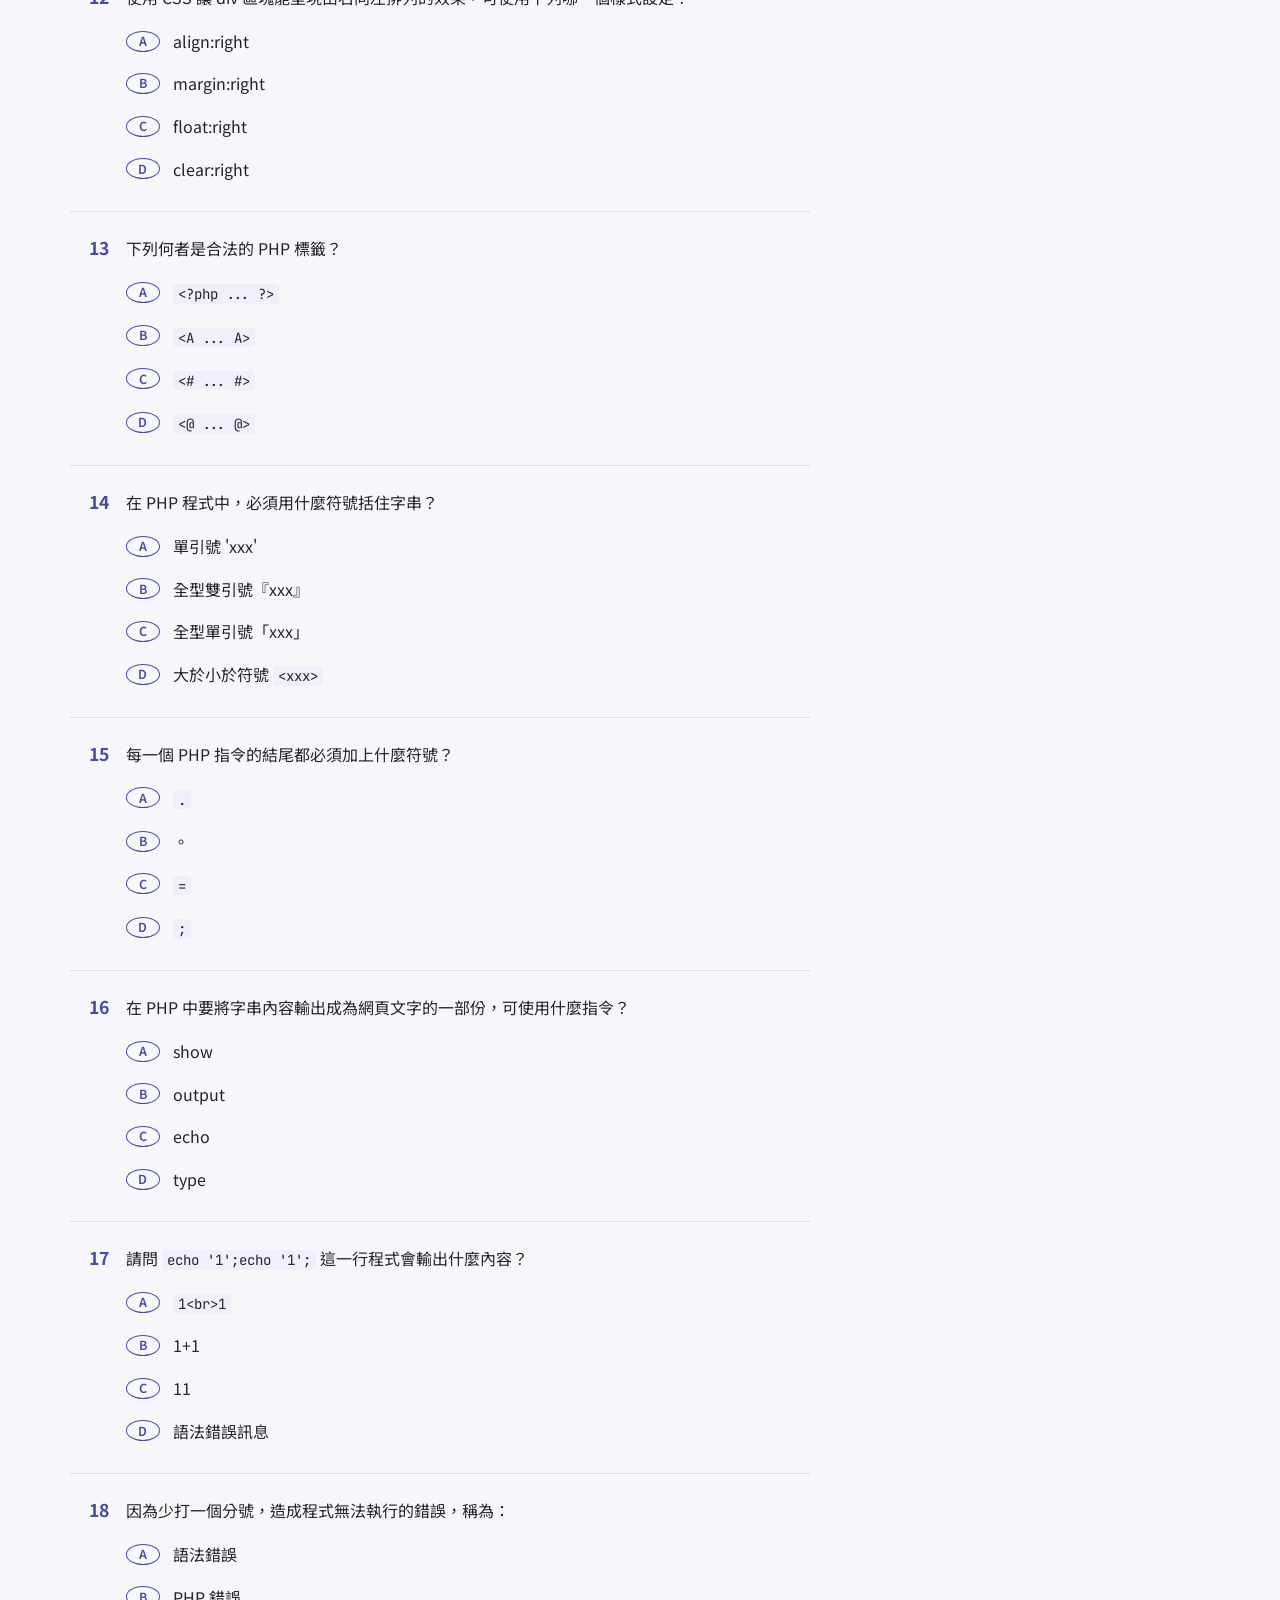
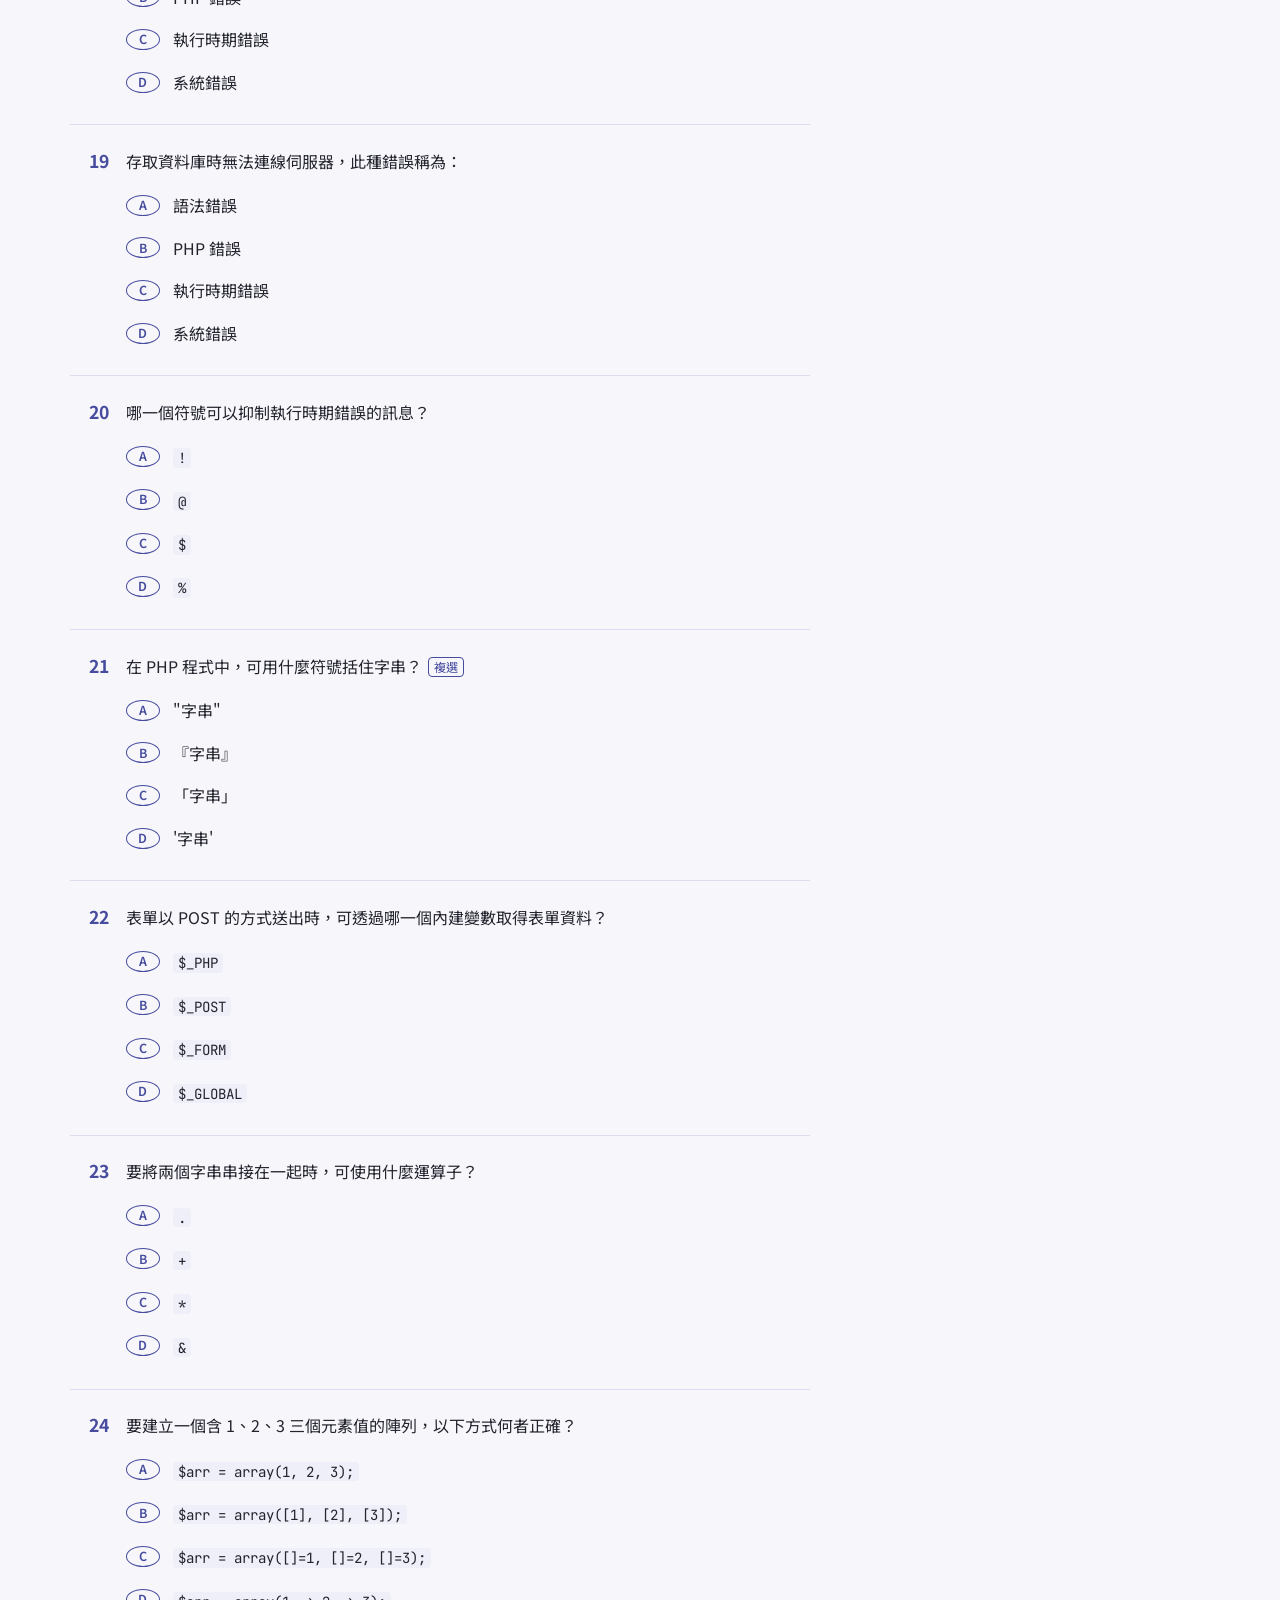
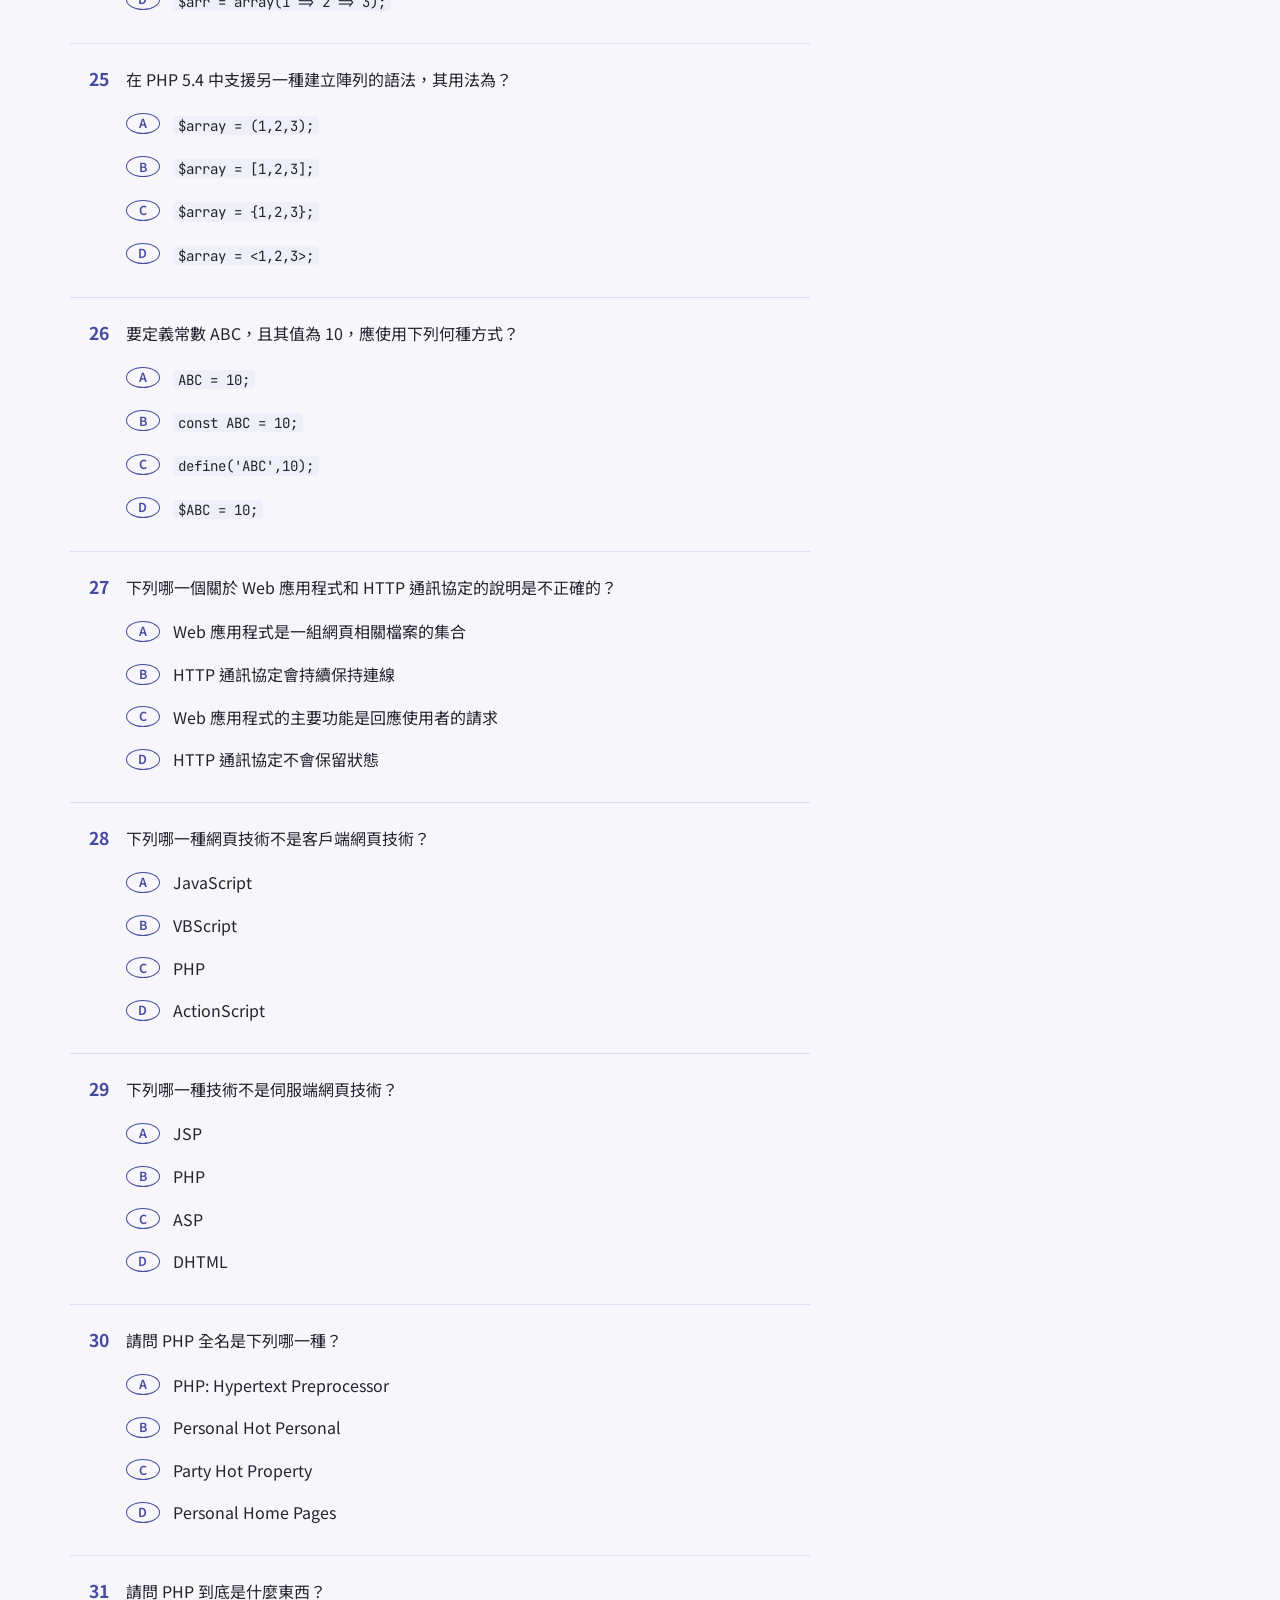
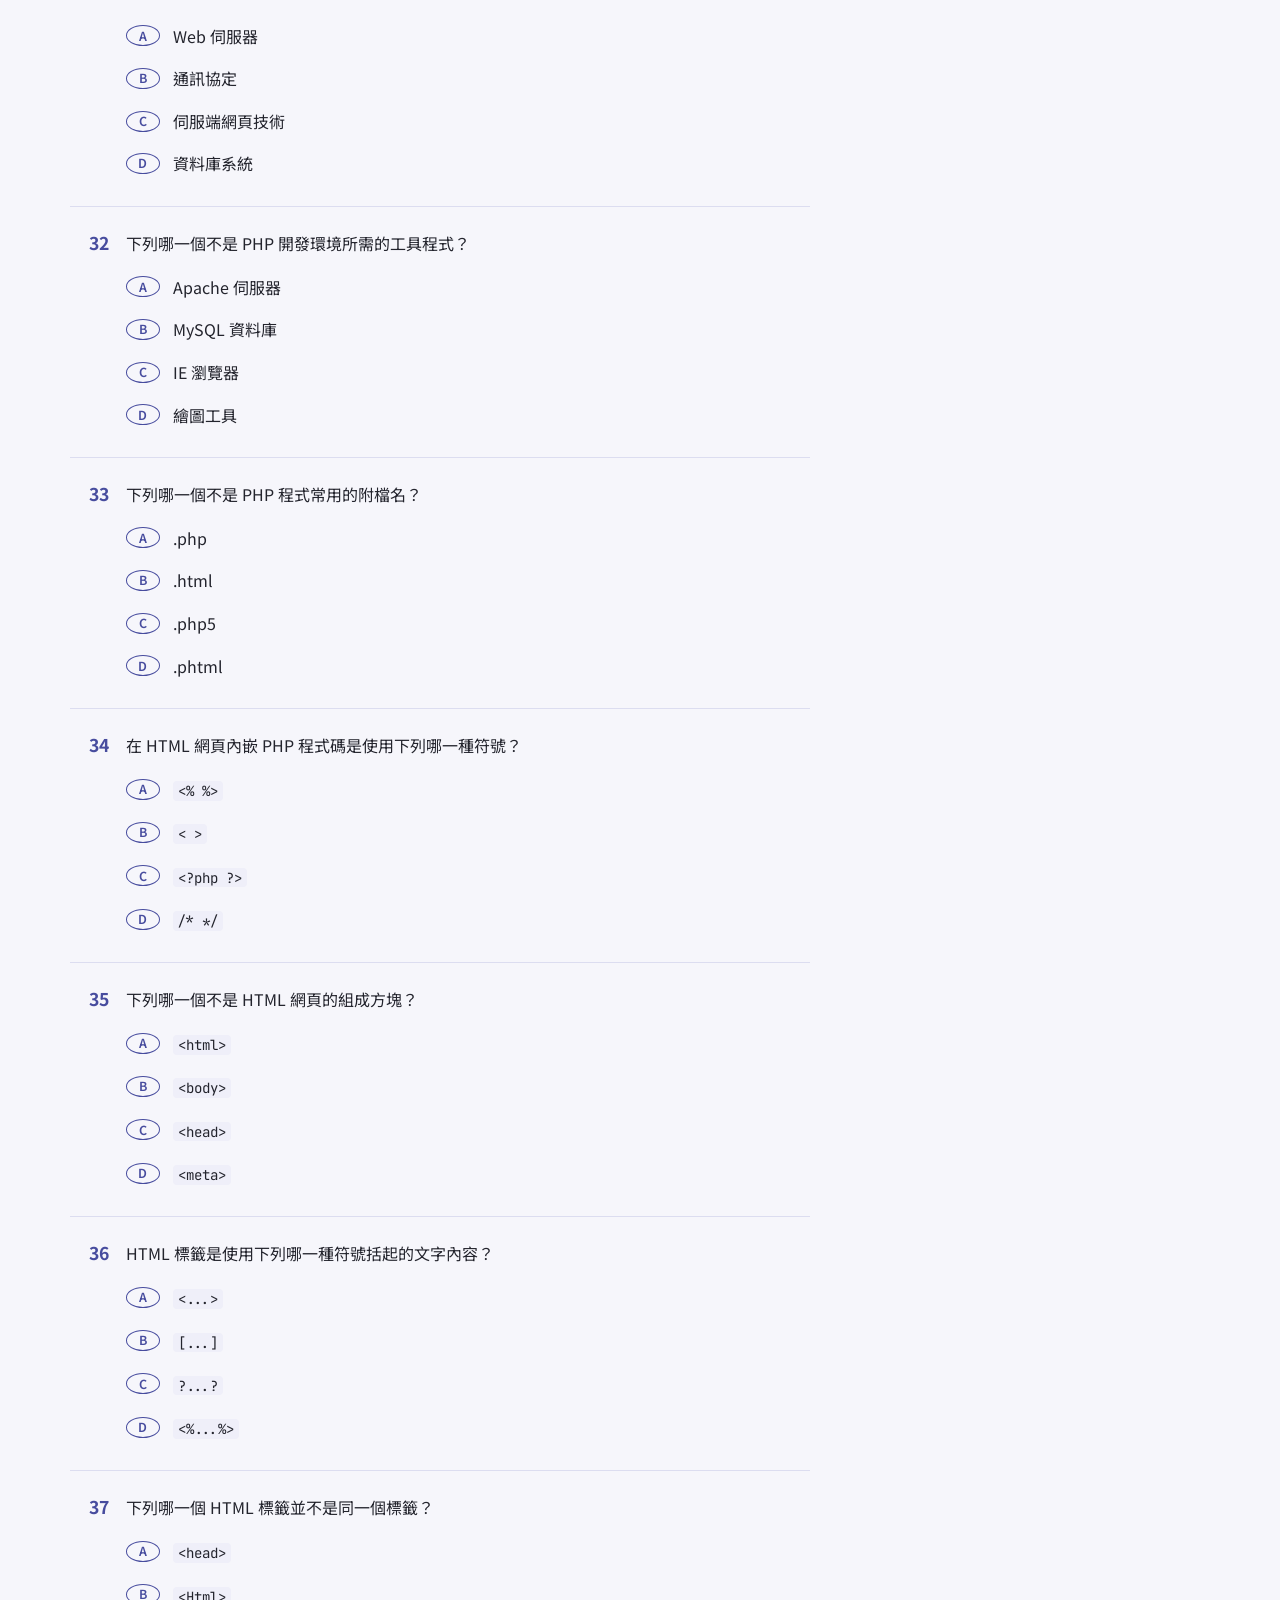
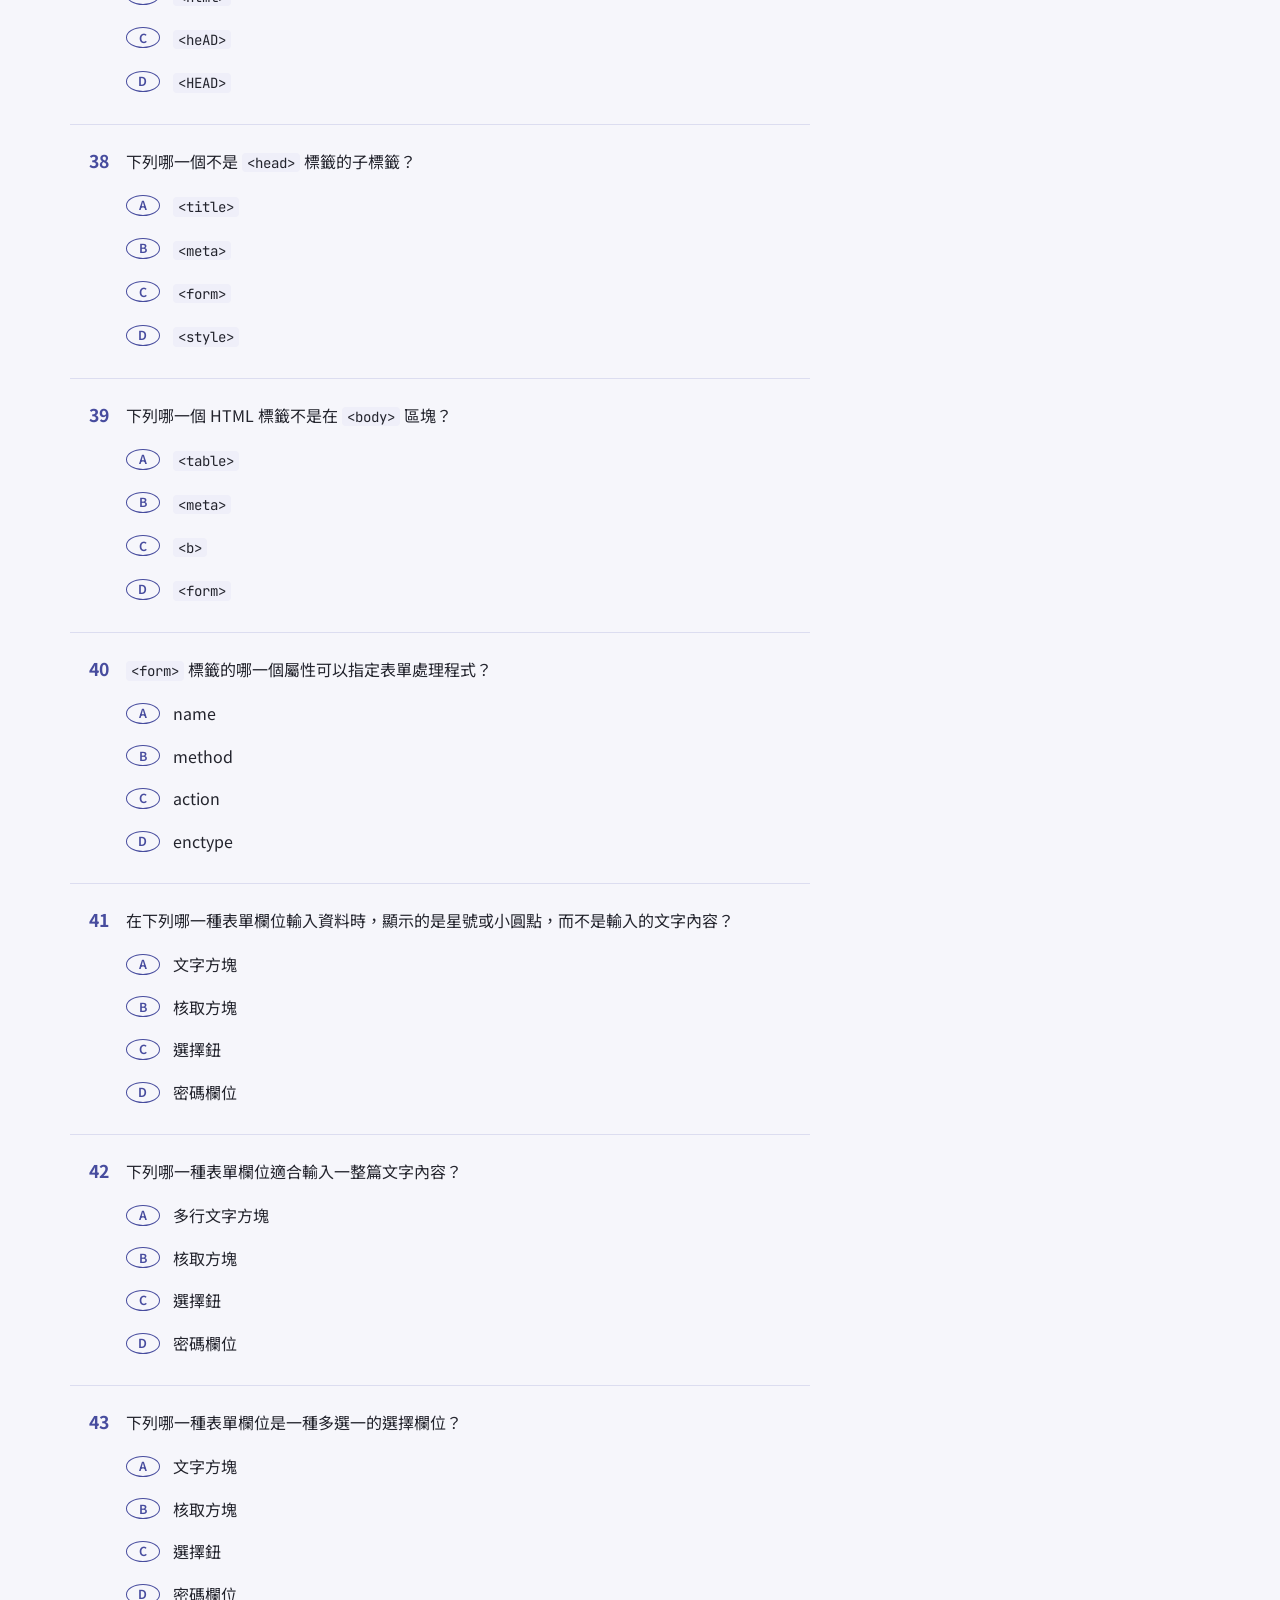
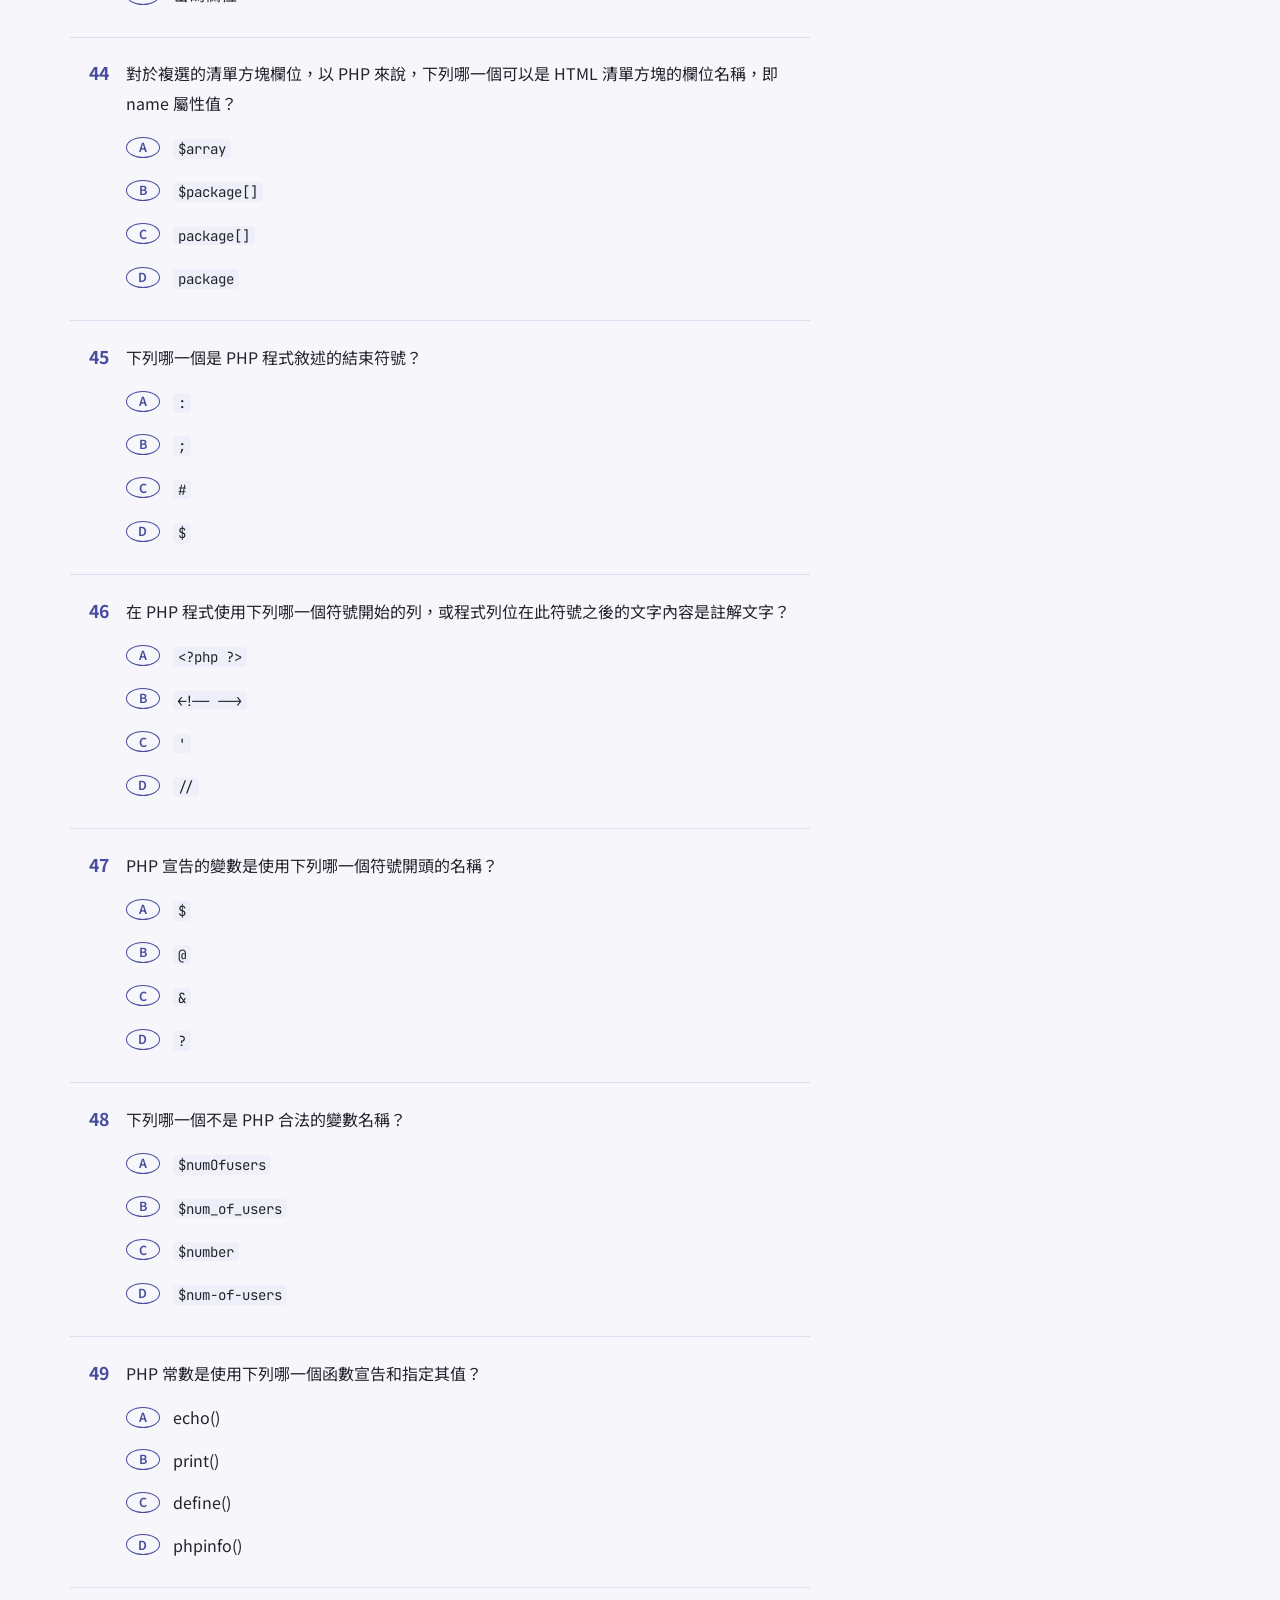
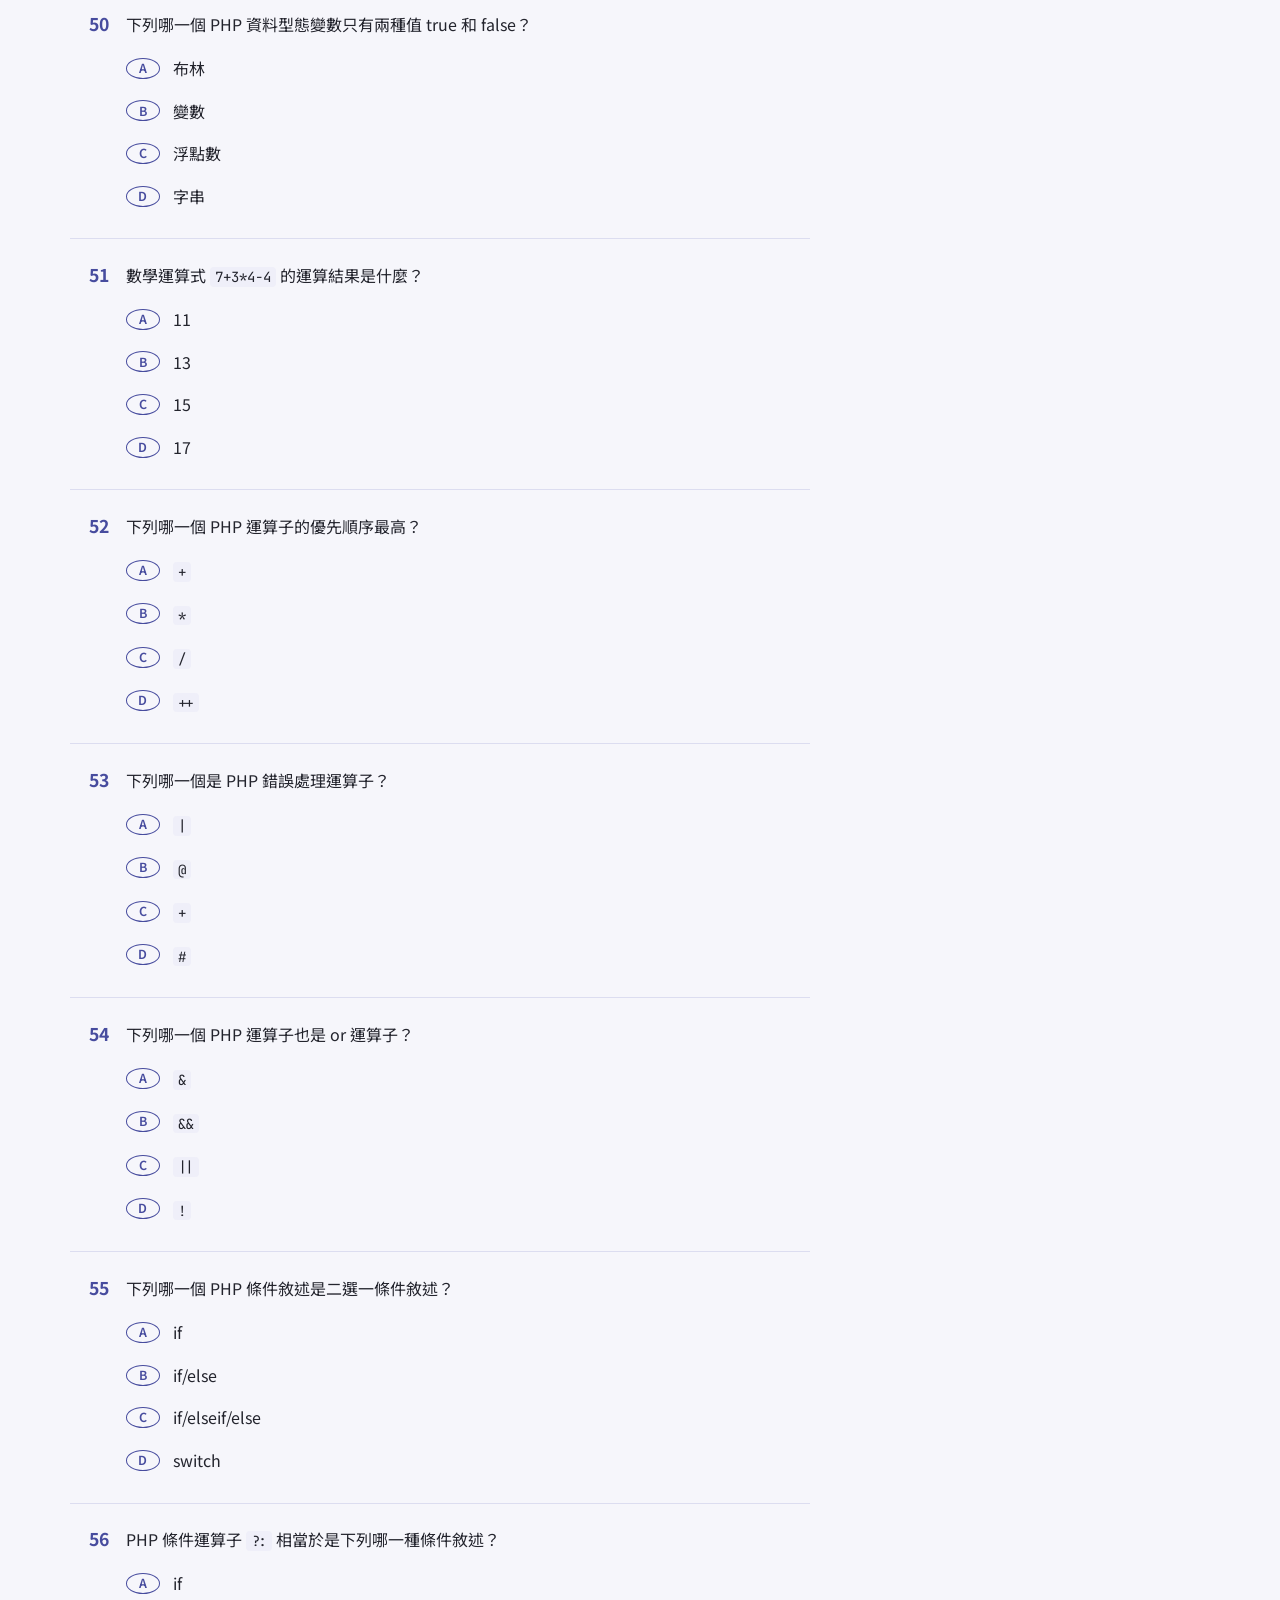
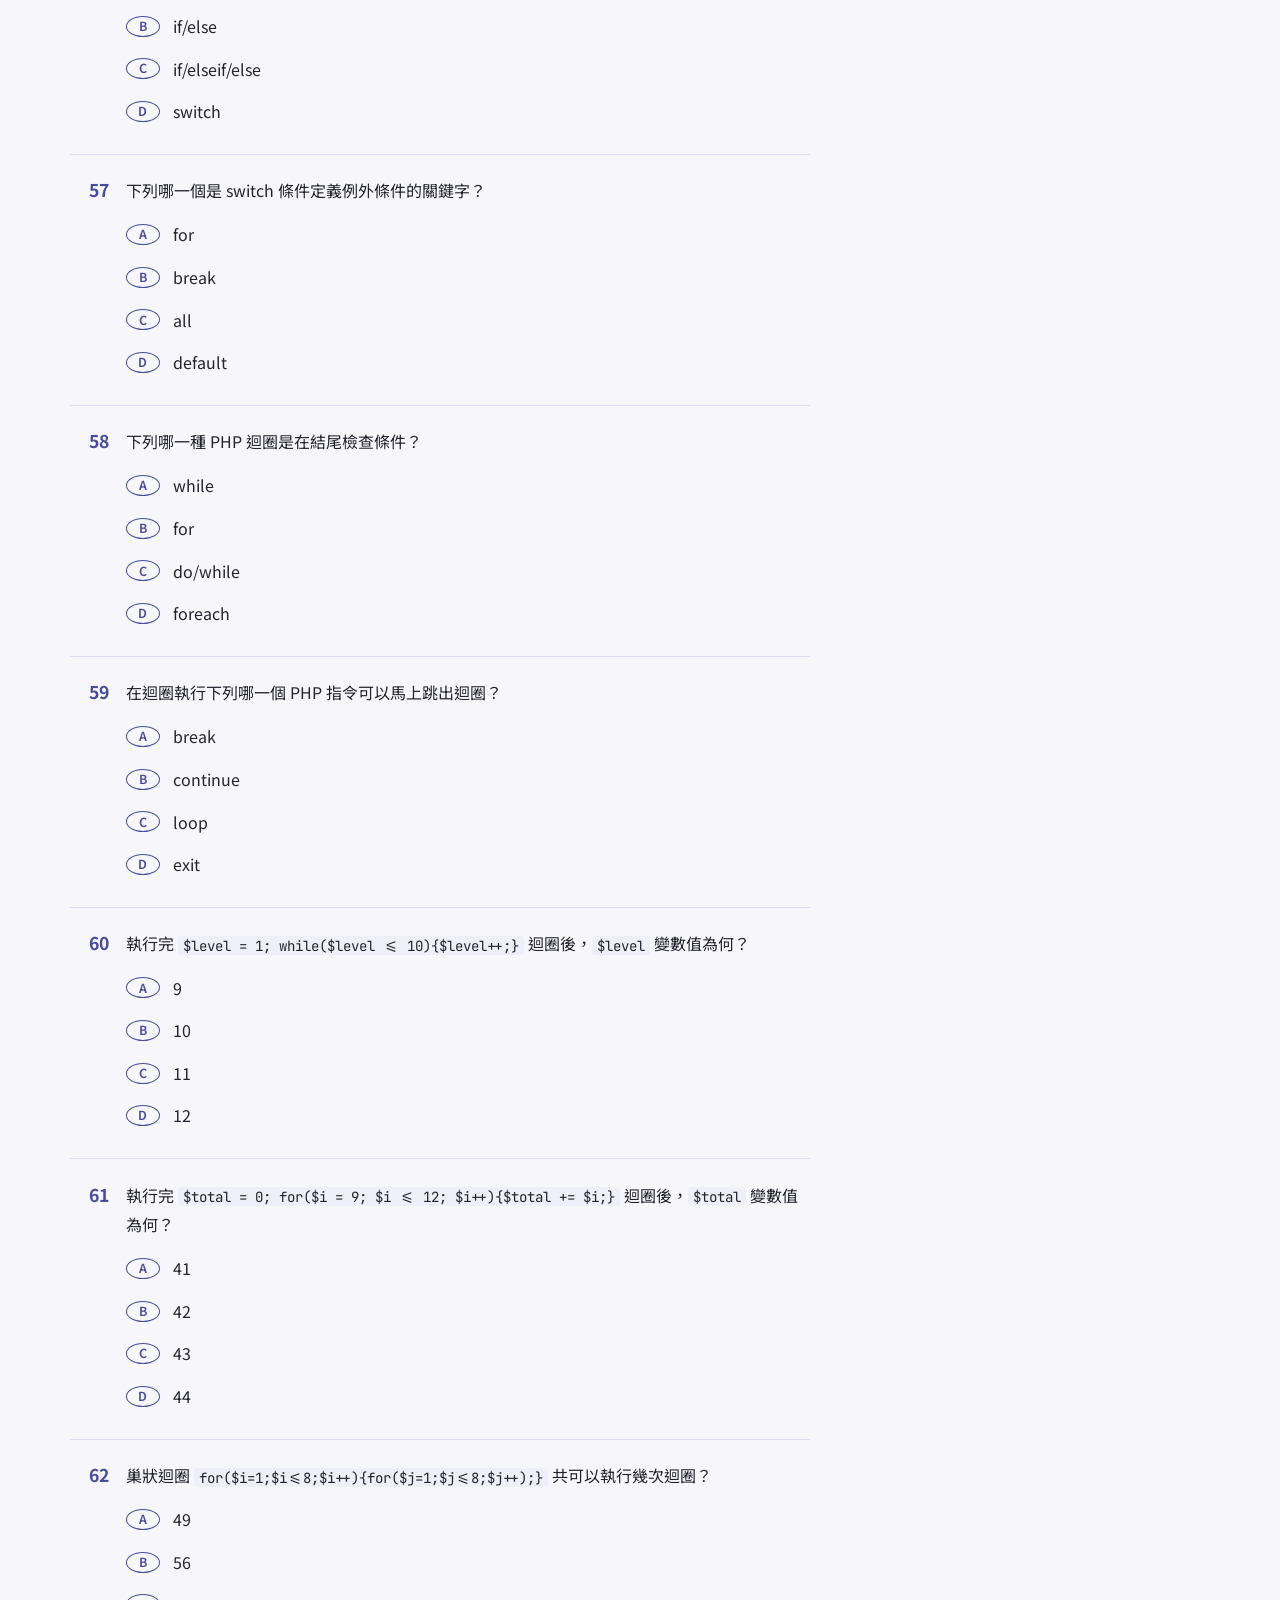
<file: page/y2/web1.html>
<!DOCTYPE html>
<html lang="zh-Hant-TW">
<head>
<meta charset="utf-8">
<meta name="viewport" content="width=device-width, initial-scale=1, viewport-fit=cover">
<title>Web 程式設計(一)</title>
<link rel="preconnect" href="https://fonts.googleapis.com">
<link rel="preconnect" href="https://fonts.gstatic.com" crossorigin>
<link href="https://fonts.googleapis.com/css2?family=JetBrains+Mono:wght@400;600&family=Noto+Sans+TC:wght@400;500;700&display=swap" rel="stylesheet">
<link rel="stylesheet" href="../../asset/css/web1.css">
</head>
<body>
<header class="bar">
  <div class="bar-in">
    <h1>Web 程式設計(一)</h1>
    <div class="stats" aria-live="polite">
      <span id="st-answered"></span>
      <span id="st-score"></span>
    </div>
    <button type="button" class="btn primary small" id="btn-submit">交卷</button>
  </div>
  <div class="progress" aria-hidden="true"><i id="progress"></i></div>
</header>

<div class="layout">
  <main>
    <section class="intro">
      <a class="back-link" href="../../index.html#y2-web">← 返回 Web 程式設計</a>
      <p>期中考全部選擇題共 <span id="n-c">121</span> 題，每題必考。點選項作答，複選題要全部選對才算對；作答進度會自動存在這個瀏覽器。</p>
      <div class="tools">
        <label class="switch"><input type="checkbox" id="opt-instant"><span class="track"></span>作答後立即對答案</label>
        <label class="filter">顯示
          <select id="filter">
            <option value="all">全部題目</option>
            <option value="multi">只看複選題</option>
            <option value="todo">未作答</option>
            <option value="wrong">答錯的題目</option>
          </select>
        </label>
        <button type="button" class="btn small" id="btn-reset">重新作答</button>
      </div>
    </section>

    <section class="summary" id="summary" hidden aria-live="polite"></section>

    <h2 class="sec" id="sec-c">選擇題<small id="sub-c"></small></h2>
    <div id="list-c"><p class="loading">題目載入中…</p></div>
    <p class="empty" id="empty" hidden>這個篩選條件下沒有題目。把「顯示」改回「全部題目」就能看到所有題目。</p>
  </main>

  <aside class="card" id="card" aria-label="答案卡">
    <div class="card-head">
      <h2>答案卡</h2>
      <button type="button" class="card-close" id="card-close" aria-label="關閉答案卡">✕</button>
    </div>
    <div class="legend"><span><i class="on"></i>已劃記</span><span><i class="ok"></i>正確答案</span><span>點題號跳到該題</span></div>
    <div class="card-grid" id="card-c"></div>
  </aside>
</div>

<button type="button" class="btn primary fab" id="fab">答案卡</button>
<div class="scrim" id="scrim"></div>

<script src="../../asset/js/choice_quiz.js" data-src="../../asset/data/web1.json" data-store="web1_quiz_v1"></script>
</body>
</html>
</file>
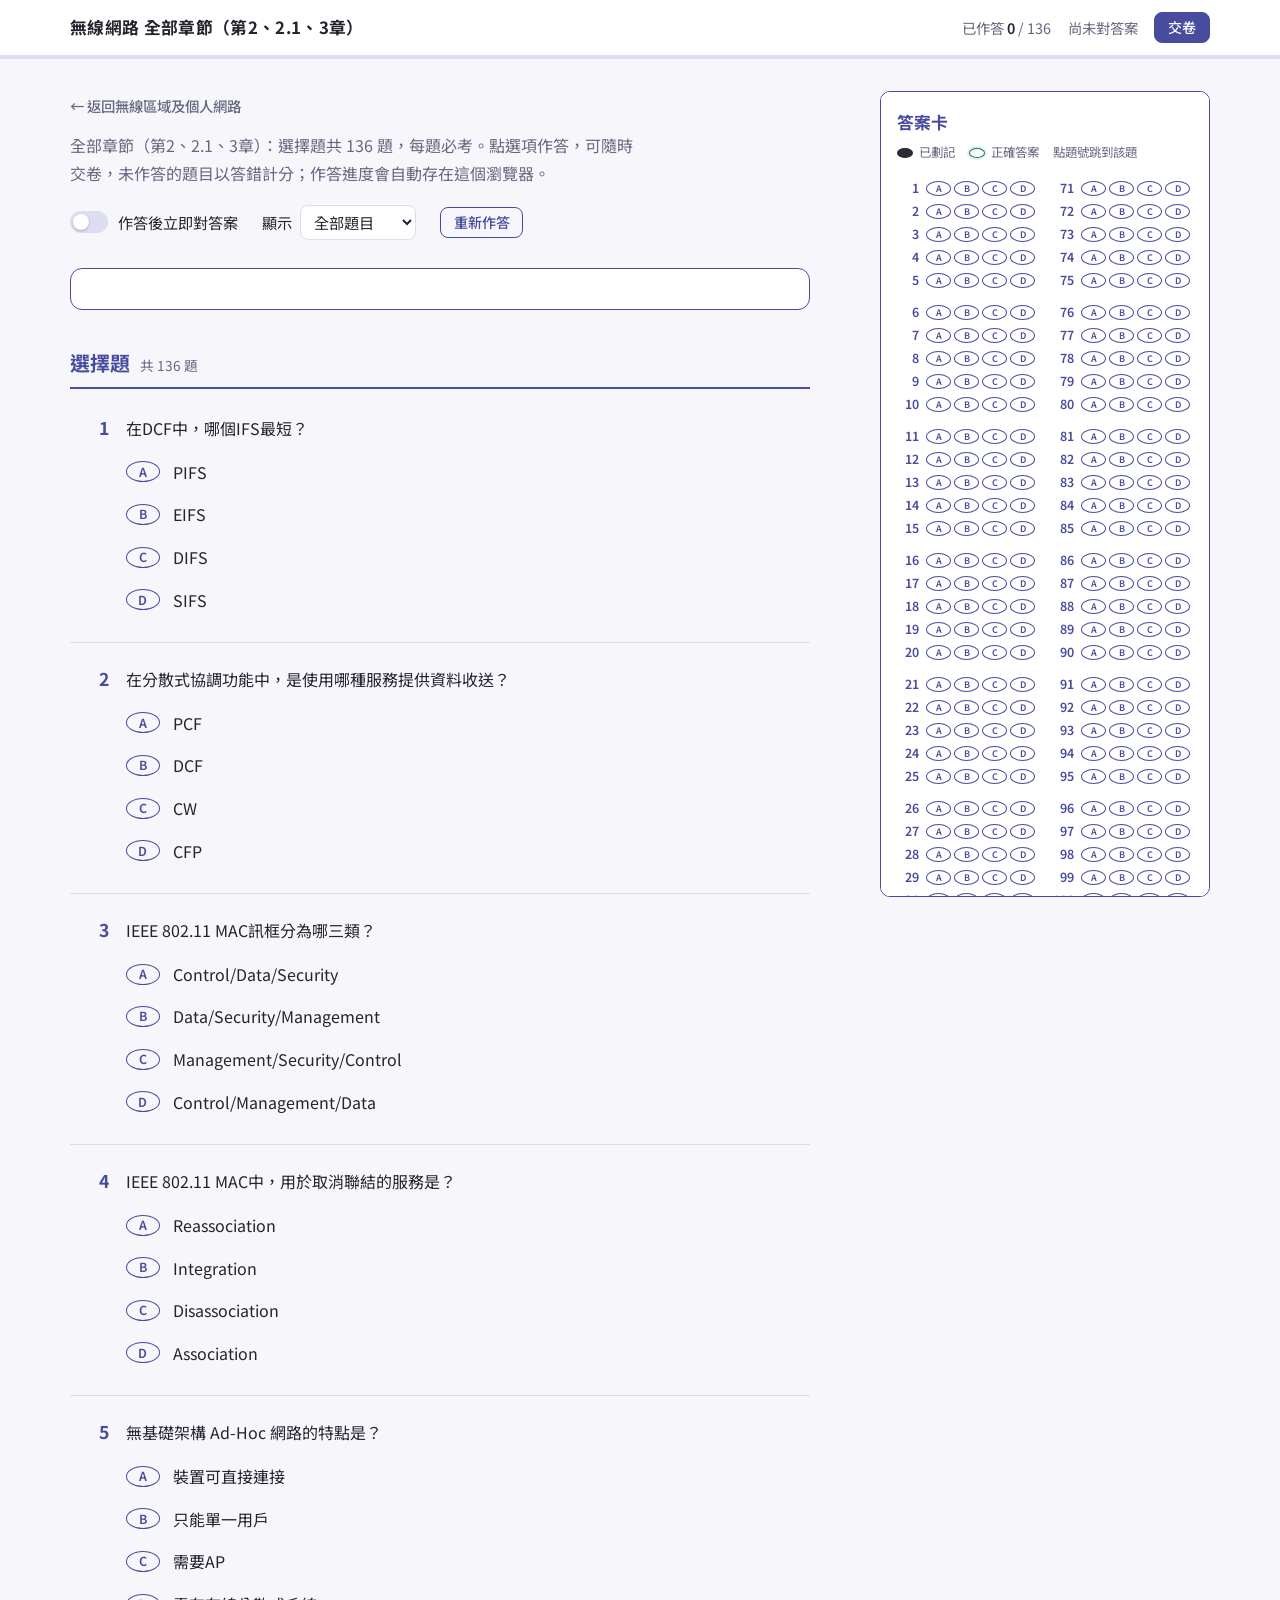
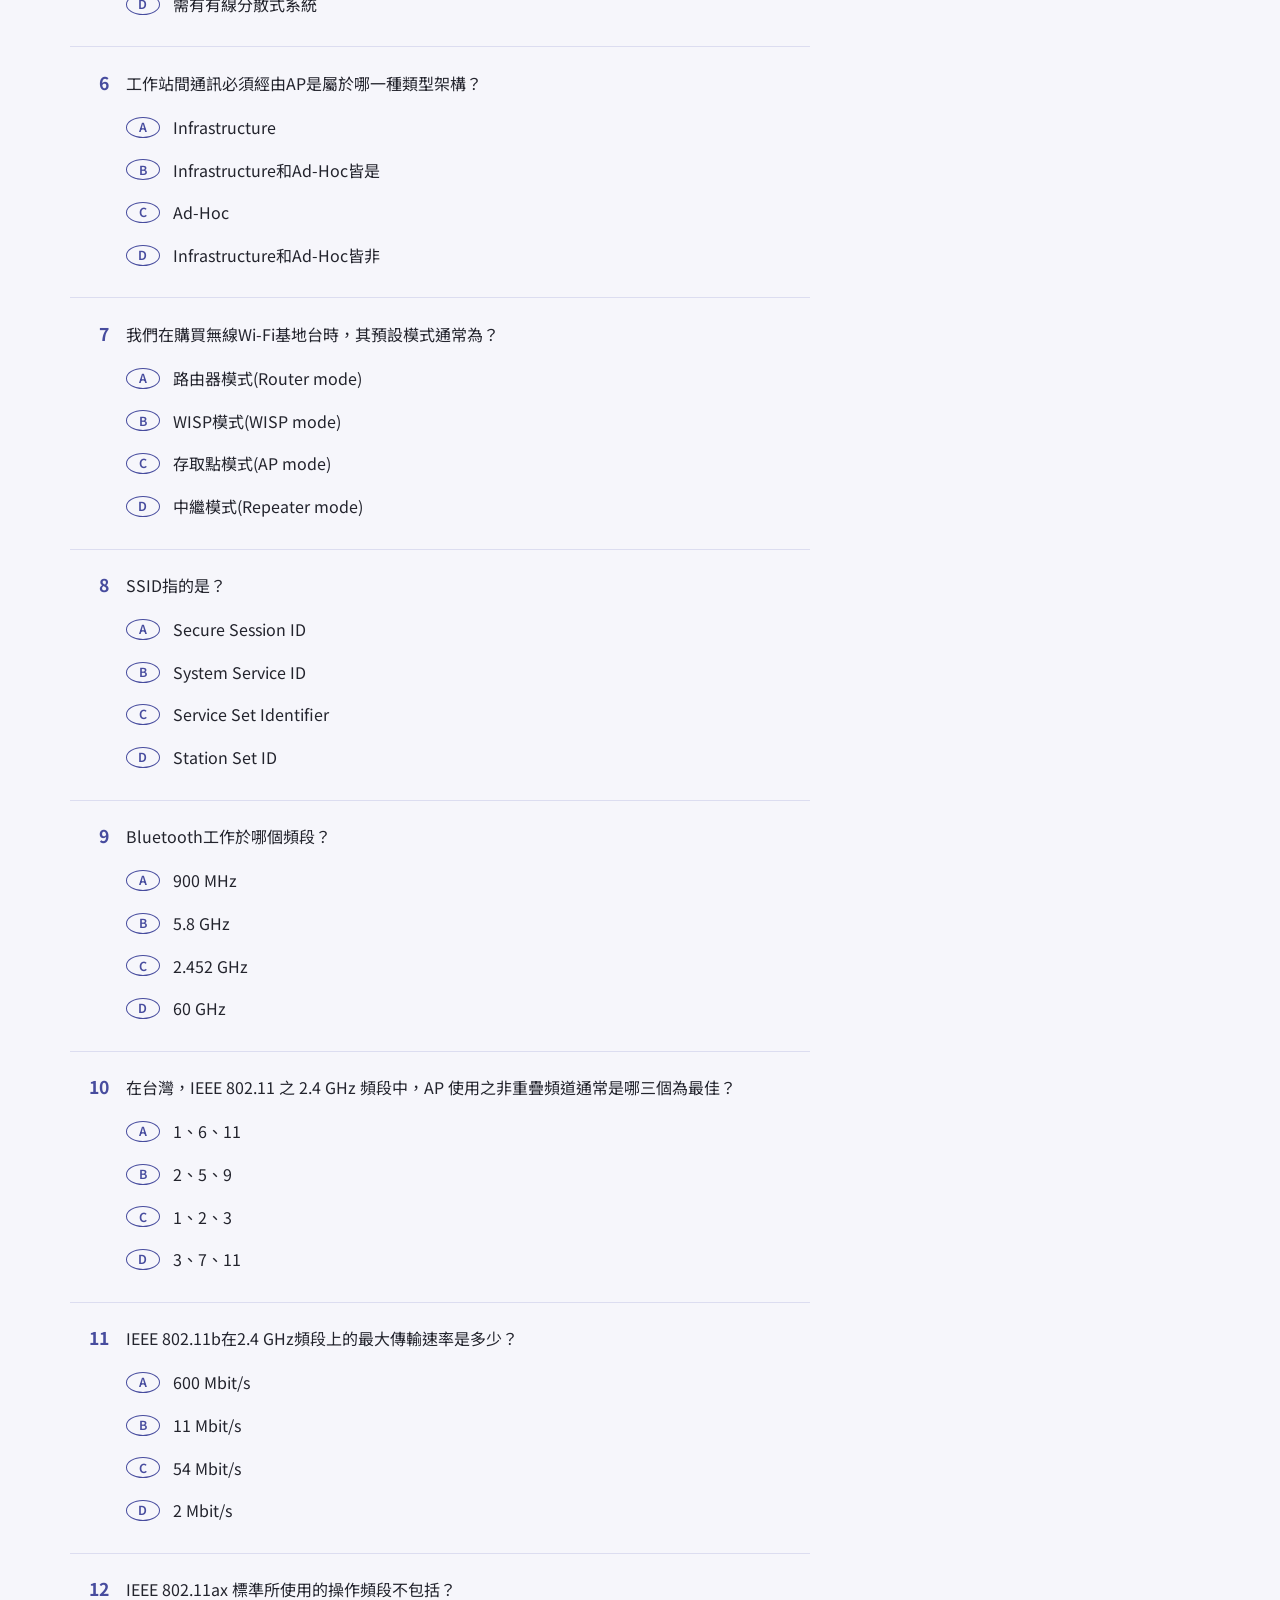
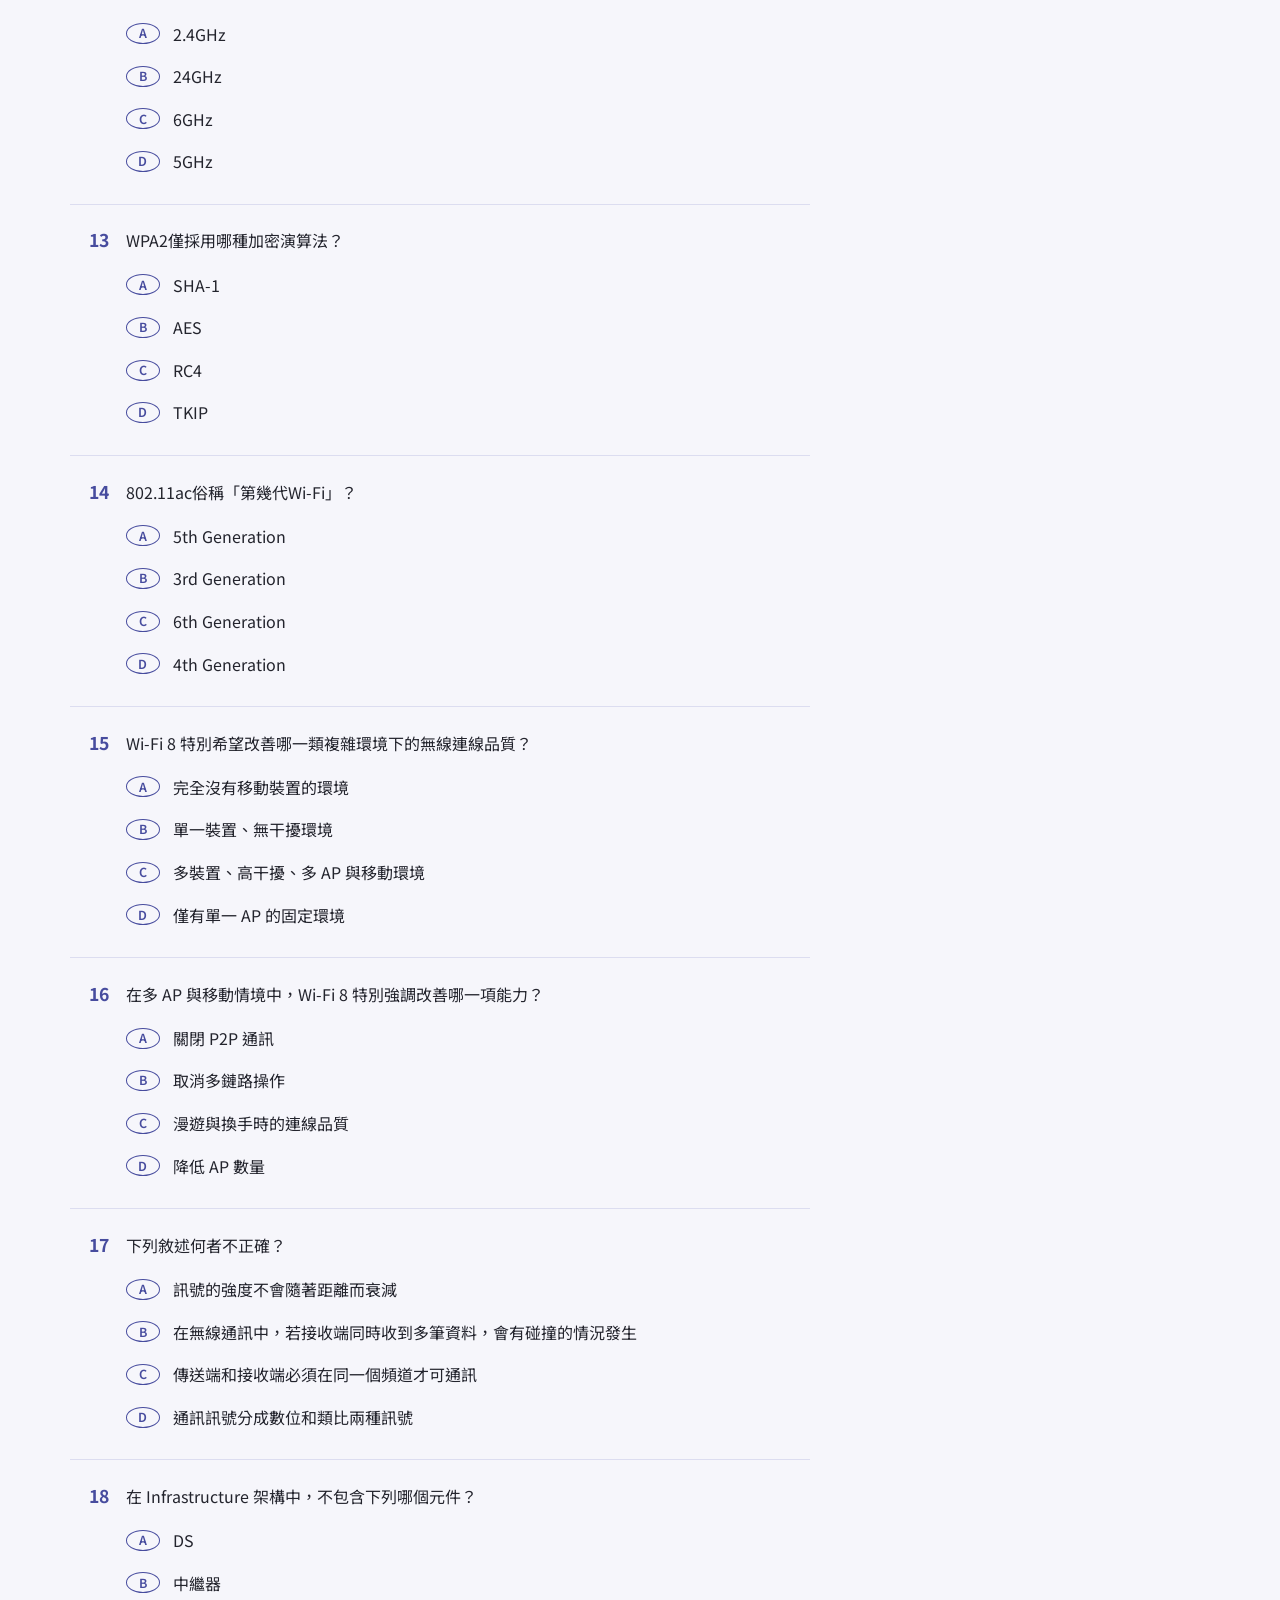
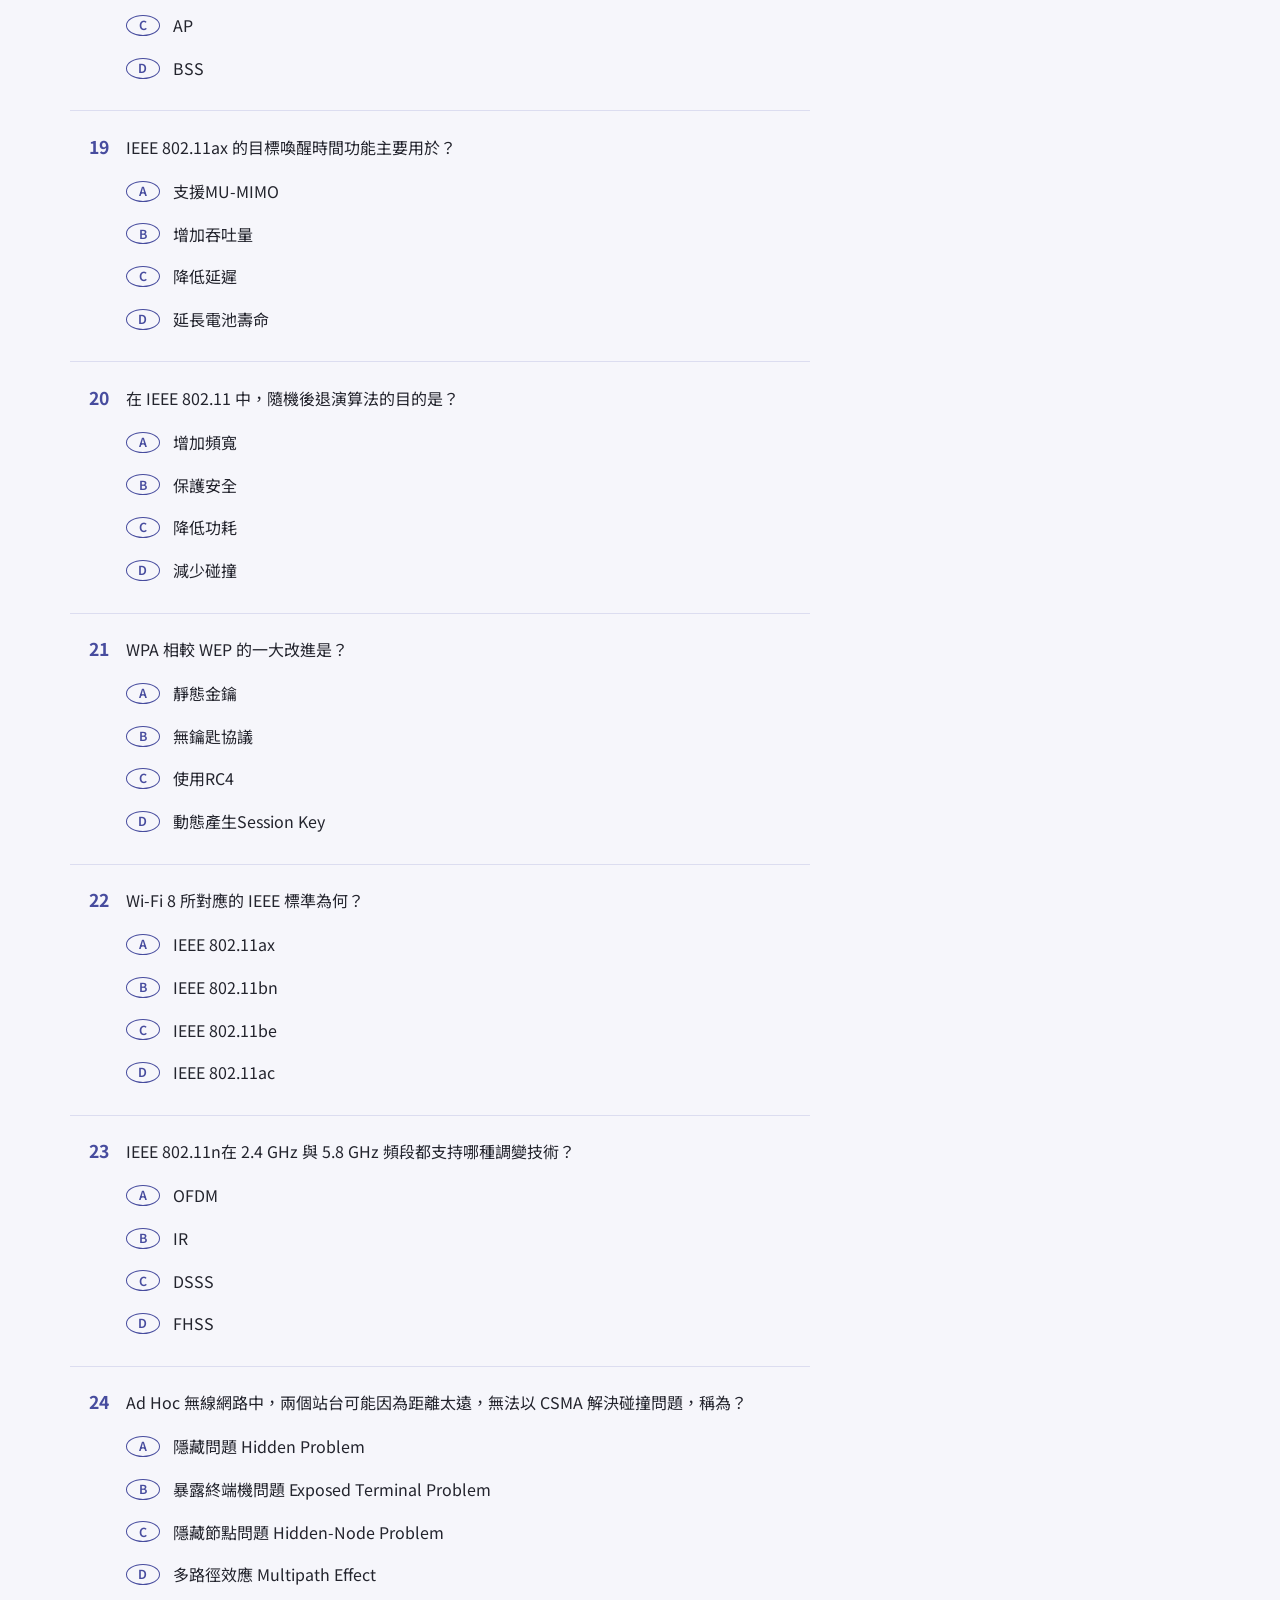
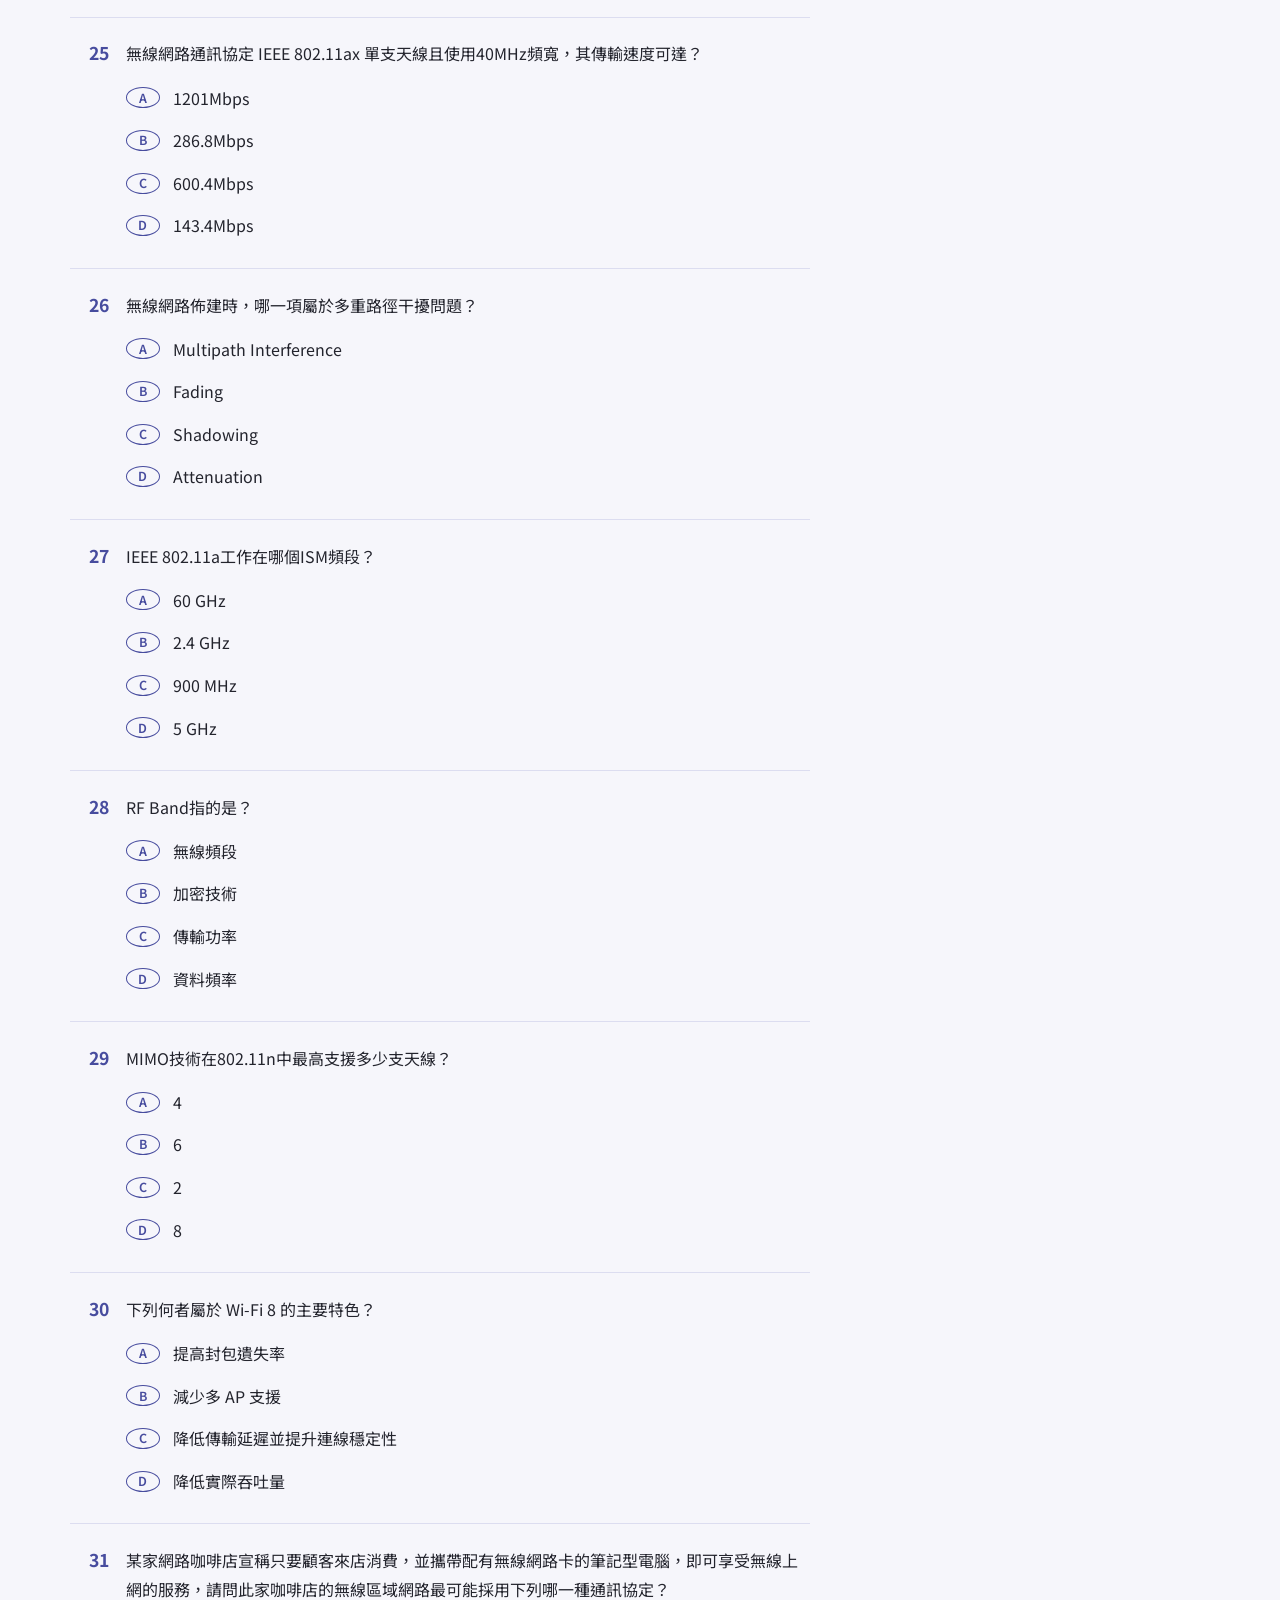
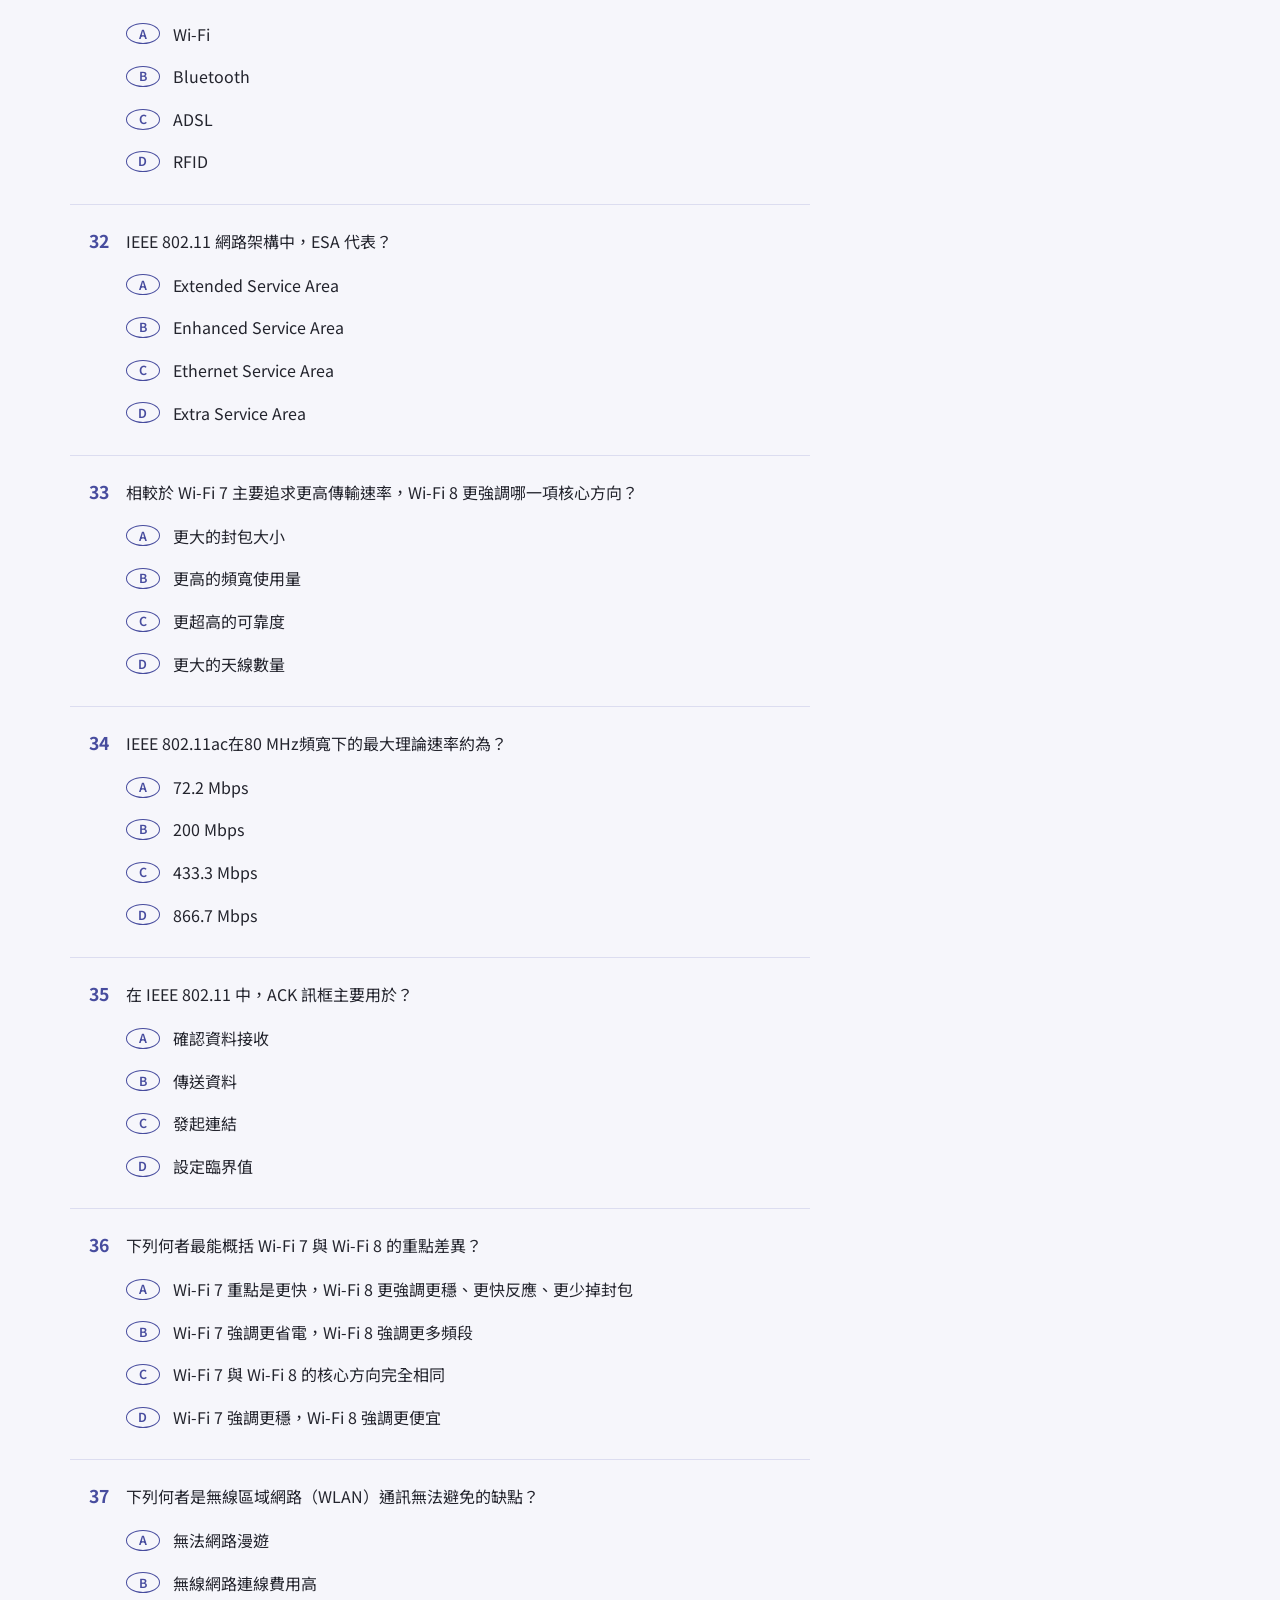
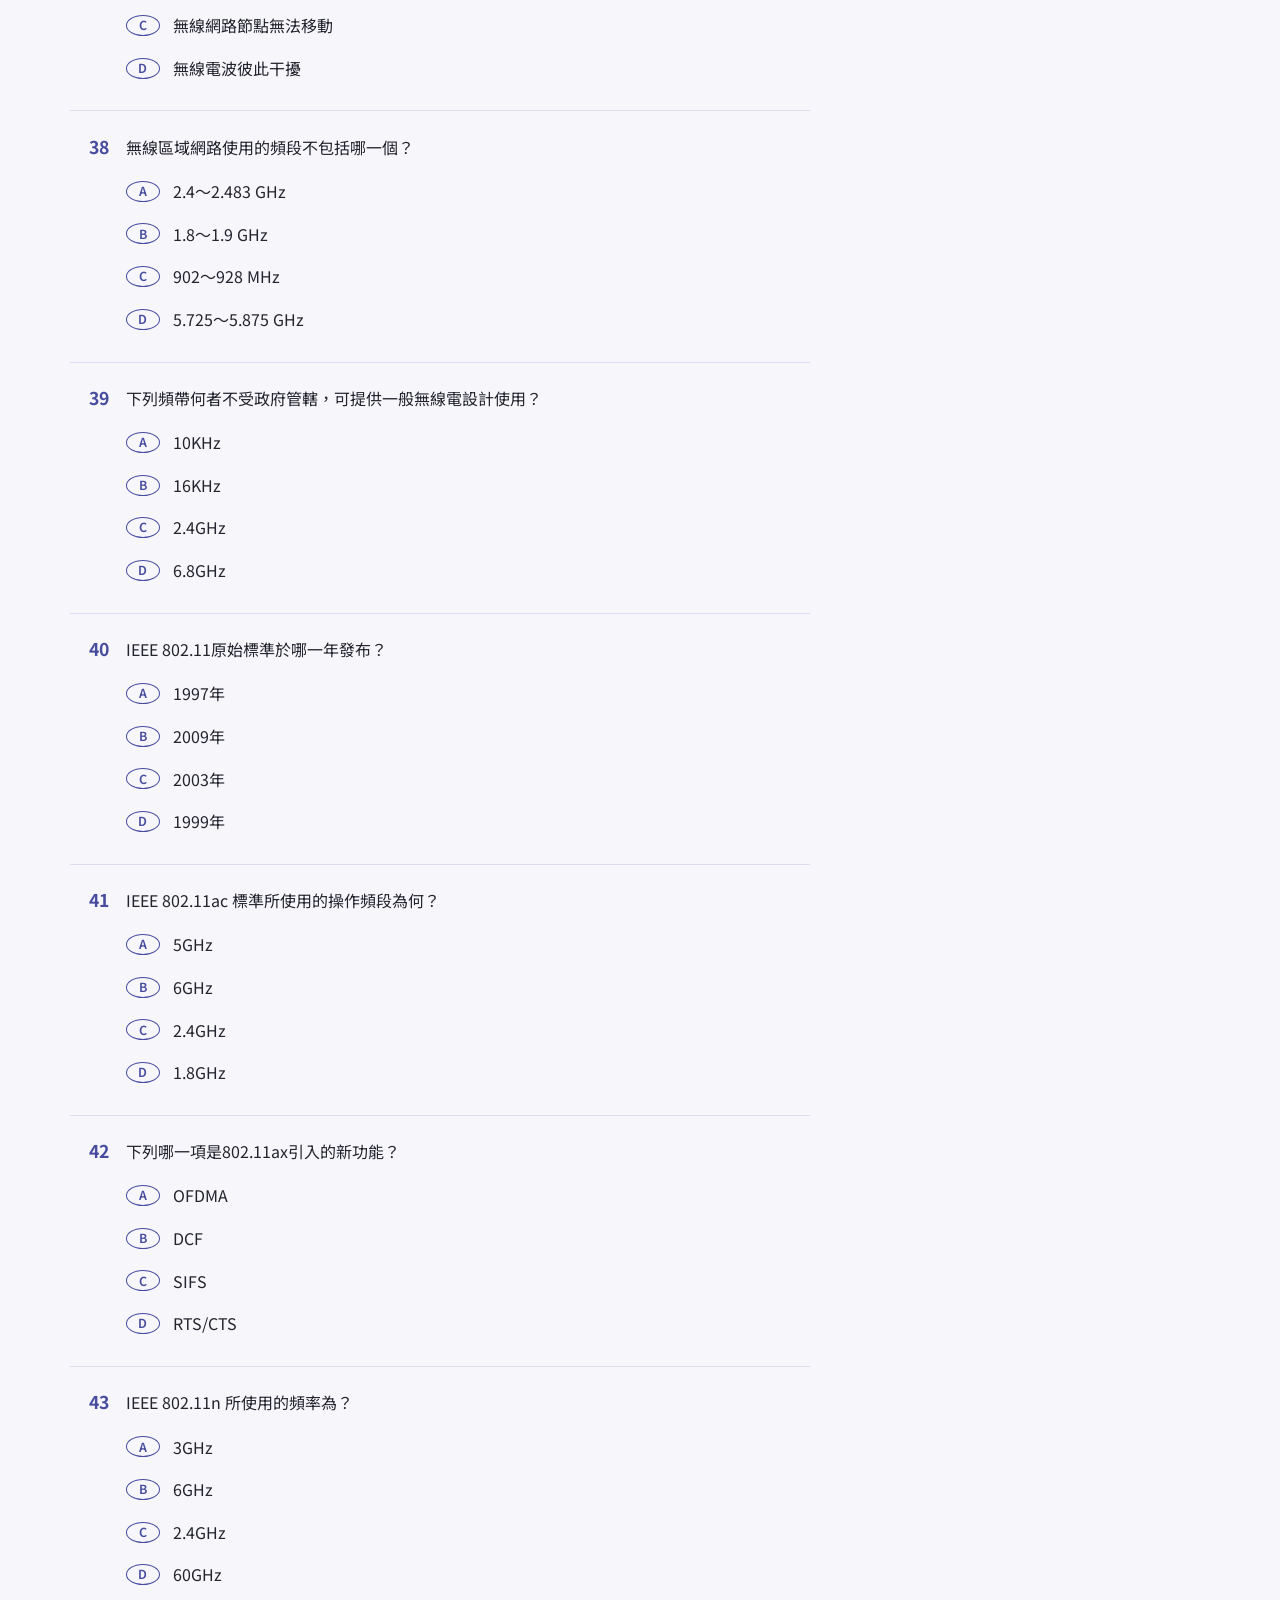
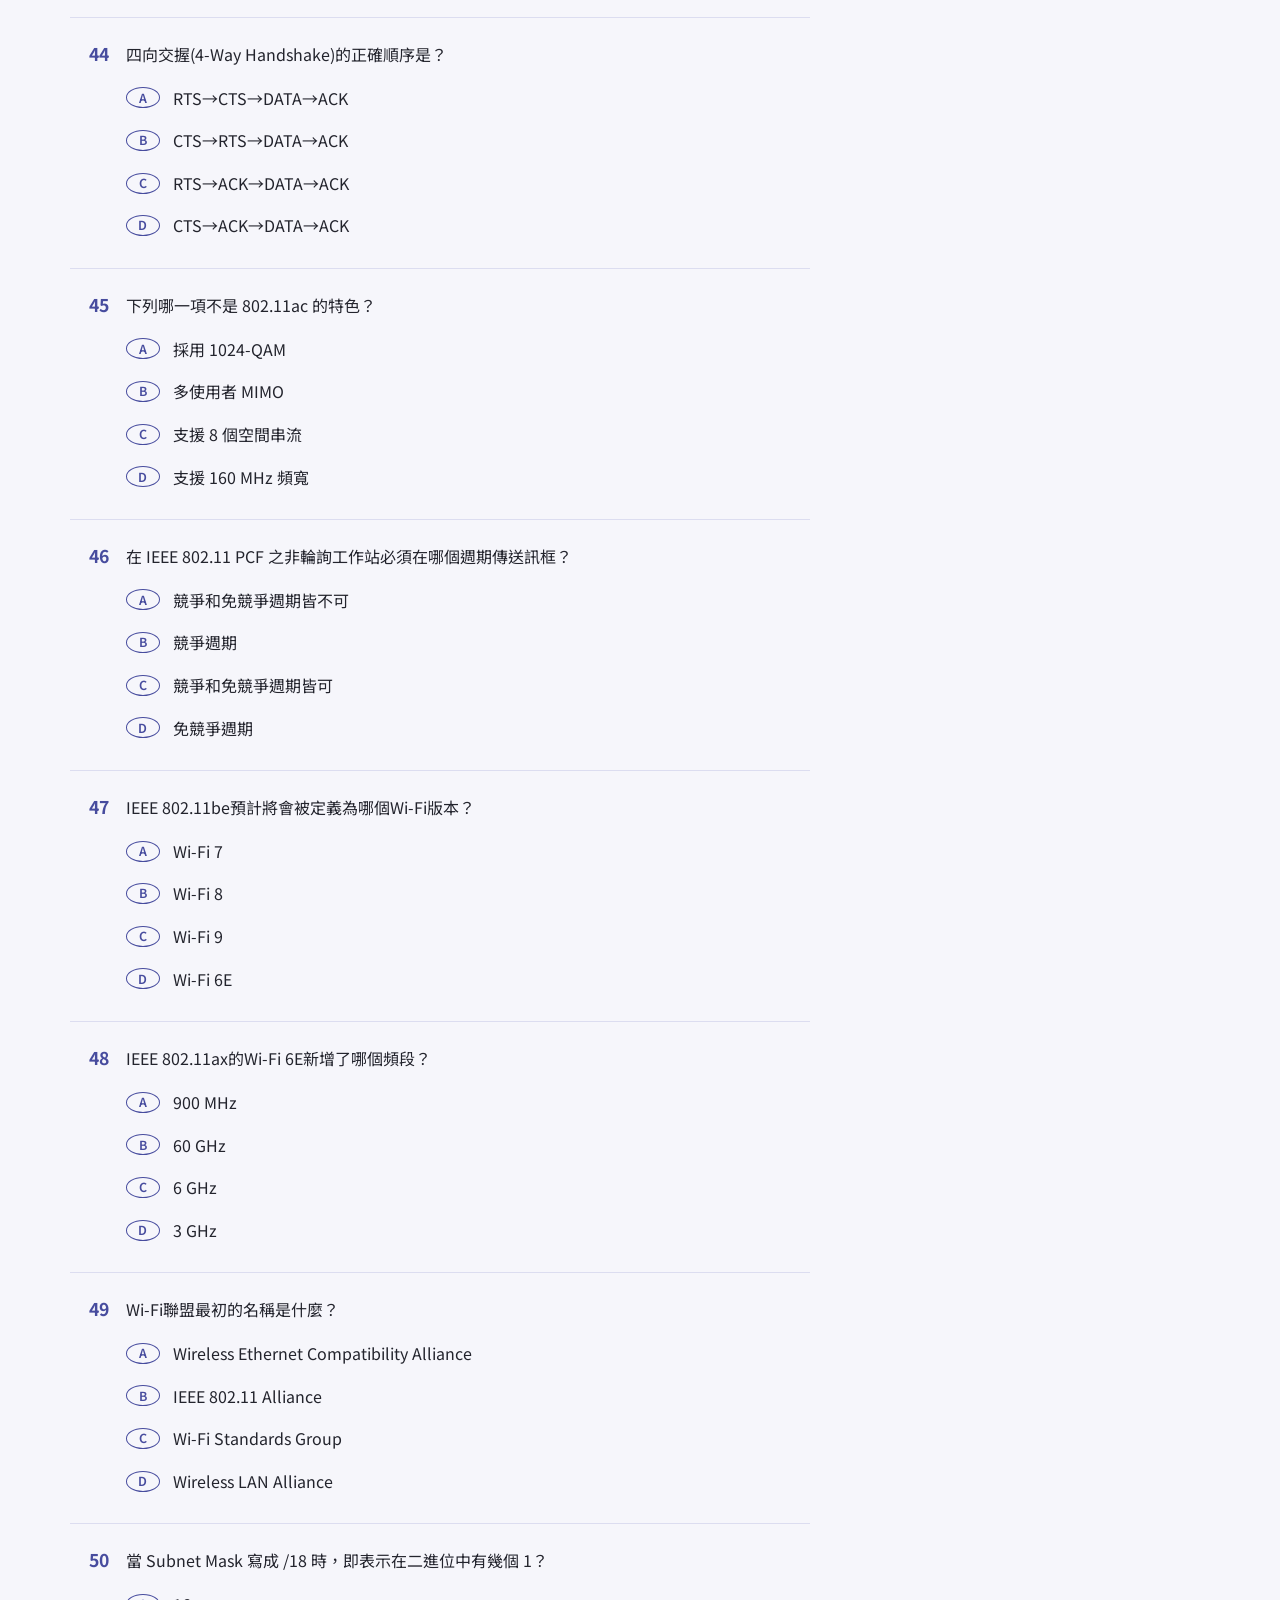
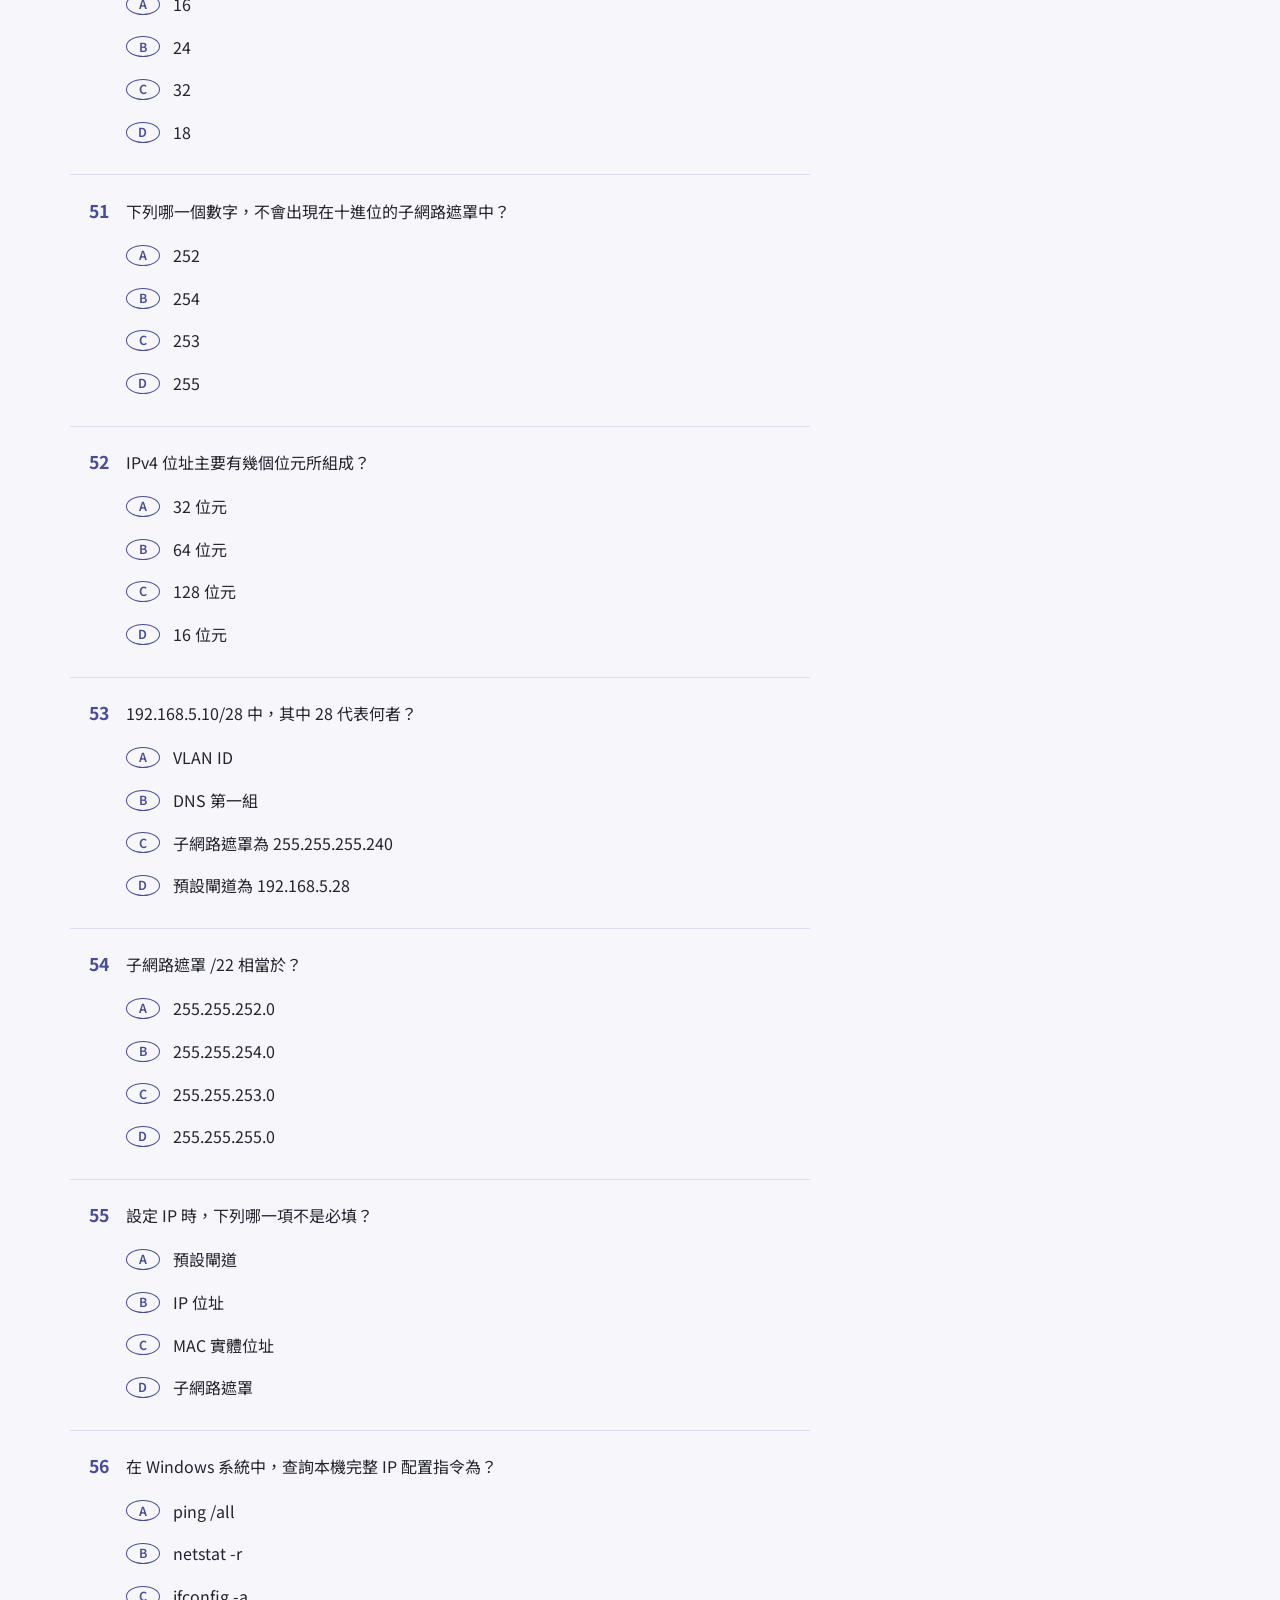
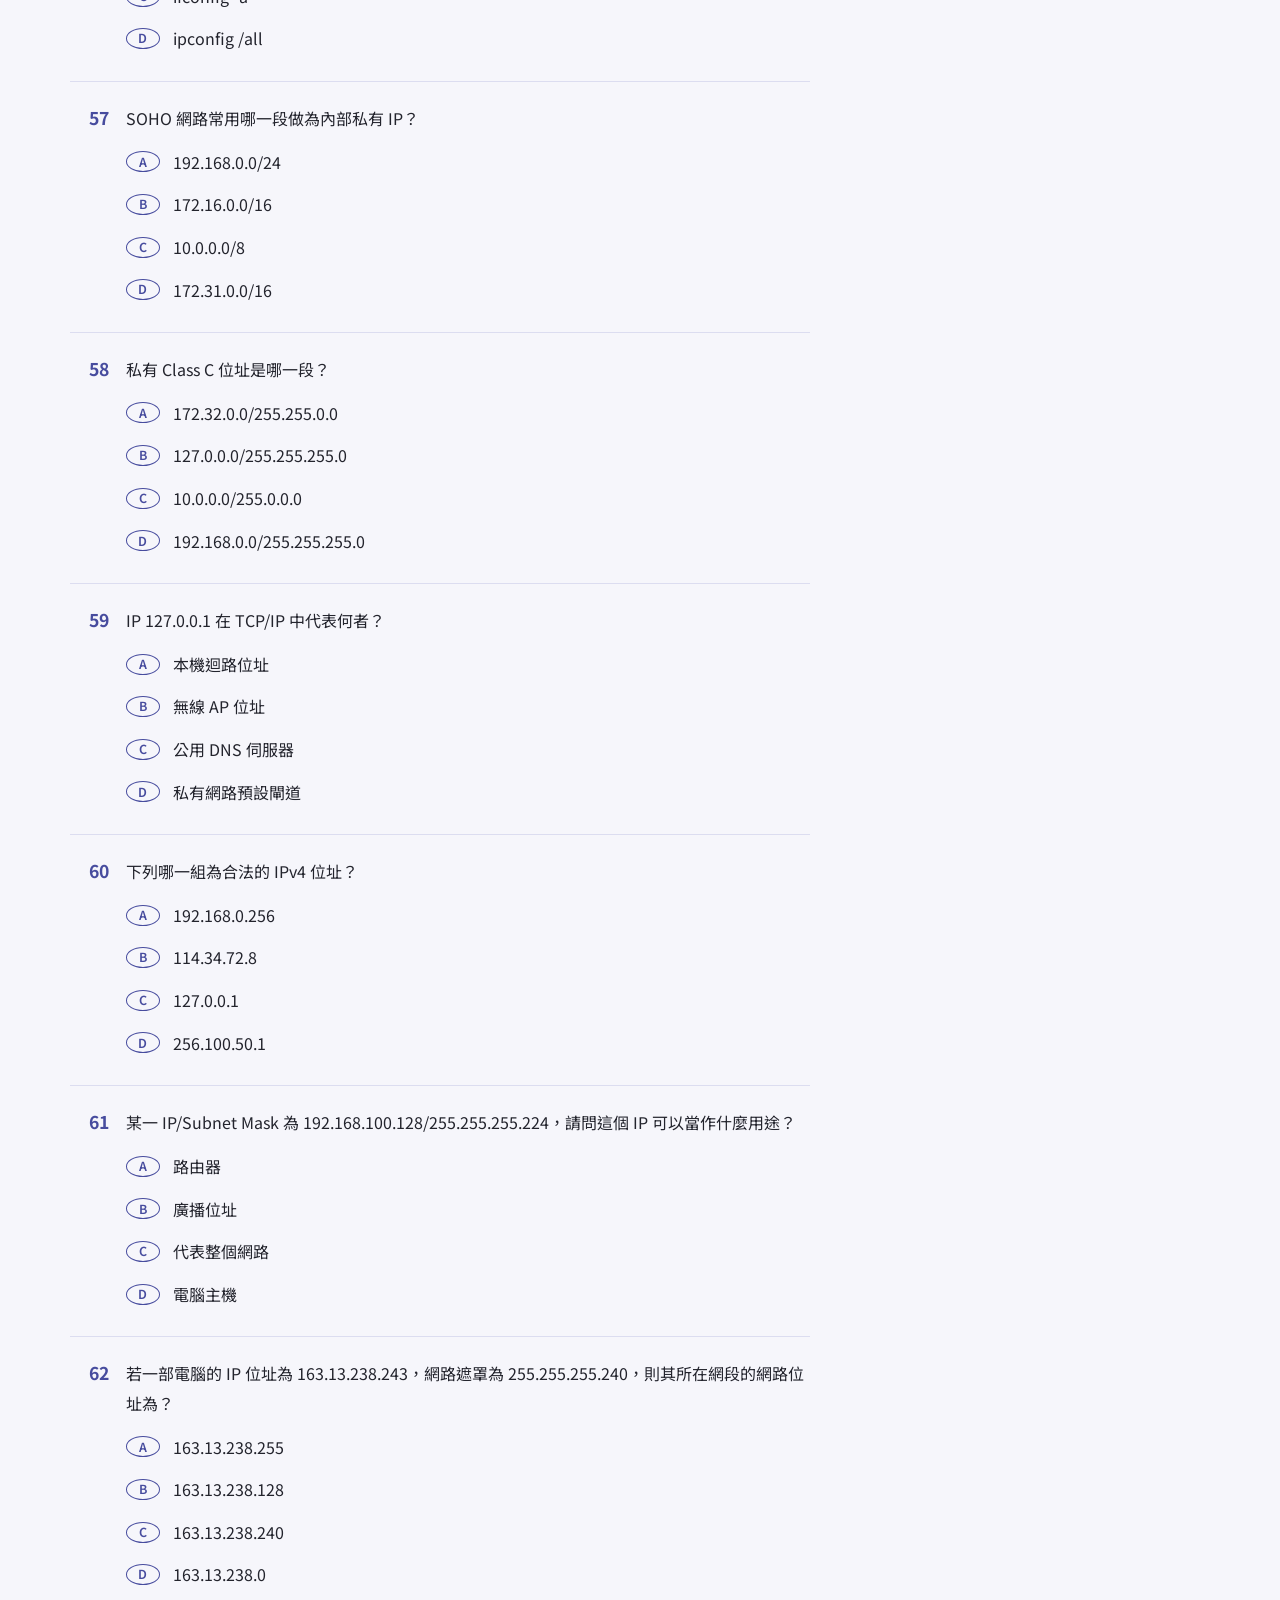
<file: page/y2/wlan_all.html>
<!DOCTYPE html>
<html lang="zh-Hant-TW">
<head>
<meta charset="utf-8">
<meta name="viewport" content="width=device-width, initial-scale=1, viewport-fit=cover">
<title>無線網路 全部章節（第2、2.1、3章）</title>
<link rel="preconnect" href="https://fonts.googleapis.com">
<link rel="preconnect" href="https://fonts.gstatic.com" crossorigin>
<link href="https://fonts.googleapis.com/css2?family=JetBrains+Mono:wght@400;600&family=Noto+Sans+TC:wght@400;500;700&display=swap" rel="stylesheet">
<link rel="stylesheet" href="../../asset/css/web1.css">
</head>
<body>
<header class="bar">
  <div class="bar-in">
    <h1>無線網路 全部章節（第2、2.1、3章）</h1>
    <div class="stats" aria-live="polite">
      <span id="st-answered"></span>
      <span id="st-score"></span>
    </div>
    <button type="button" class="btn primary small" id="btn-submit">交卷</button>
  </div>
  <div class="progress" aria-hidden="true"><i id="progress"></i></div>
</header>

<div class="layout">
  <main>
    <section class="intro">
      <a class="back-link" href="../../index.html#y2-wlan">← 返回無線區域及個人網路</a>
      <p>全部章節（第2、2.1、3章）：選擇題共 <span id="n-c">…</span> 題，每題必考。點選項作答，可隨時交卷，未作答的題目以答錯計分；作答進度會自動存在這個瀏覽器。</p>
      <div class="tools">
        <label class="switch"><input type="checkbox" id="opt-instant"><span class="track"></span>作答後立即對答案</label>
        <label class="filter">顯示
          <select id="filter">
            <option value="all">全部題目</option>
            <option value="todo">未作答</option>
            <option value="wrong">答錯的題目</option>
          </select>
        </label>
        <button type="button" class="btn small" id="btn-reset">重新作答</button>
      </div>
    </section>

    <section class="summary" id="summary" hidden aria-live="polite"></section>

    <h2 class="sec" id="sec-c">選擇題<small id="sub-c"></small></h2>
    <div id="list-c"><p class="loading">題目載入中…</p></div>
    <p class="empty" id="empty" hidden>這個篩選條件下沒有題目。把「顯示」改回「全部題目」就能看到所有題目。</p>
  </main>

  <aside class="card" id="card" aria-label="答案卡">
    <div class="card-head">
      <h2>答案卡</h2>
      <button type="button" class="card-close" id="card-close" aria-label="關閉答案卡">✕</button>
    </div>
    <div class="legend"><span><i class="on"></i>已劃記</span><span><i class="ok"></i>正確答案</span><span>點題號跳到該題</span></div>
    <div class="card-grid" id="card-c"></div>
  </aside>
</div>

<button type="button" class="btn primary fab" id="fab">答案卡</button>
<div class="scrim" id="scrim"></div>

<script src="../../asset/js/choice_quiz.js" data-src="../../asset/data/wlan_ch2.json,../../asset/data/wlan_ch2_1.json,../../asset/data/wlan_ch3.json" data-store="wlan_all_v1"></script>
</body>
</html>
</file>
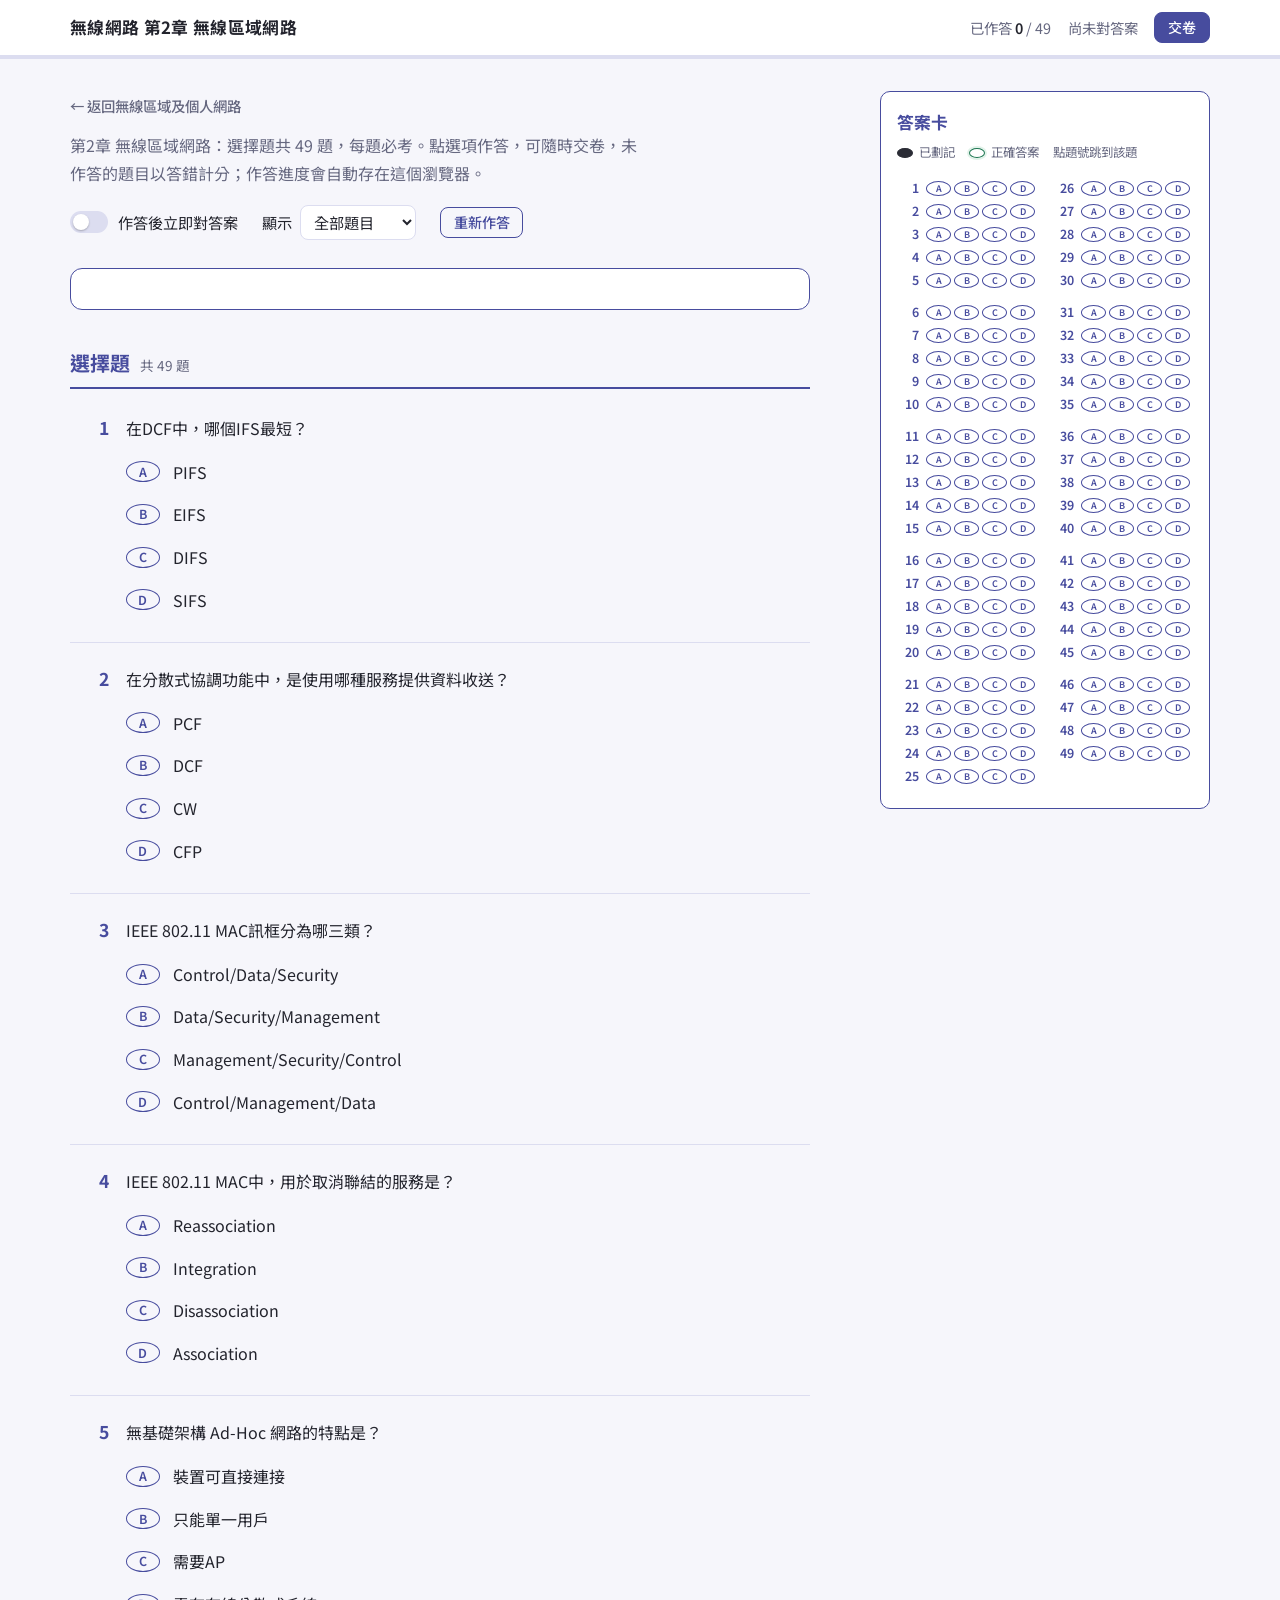
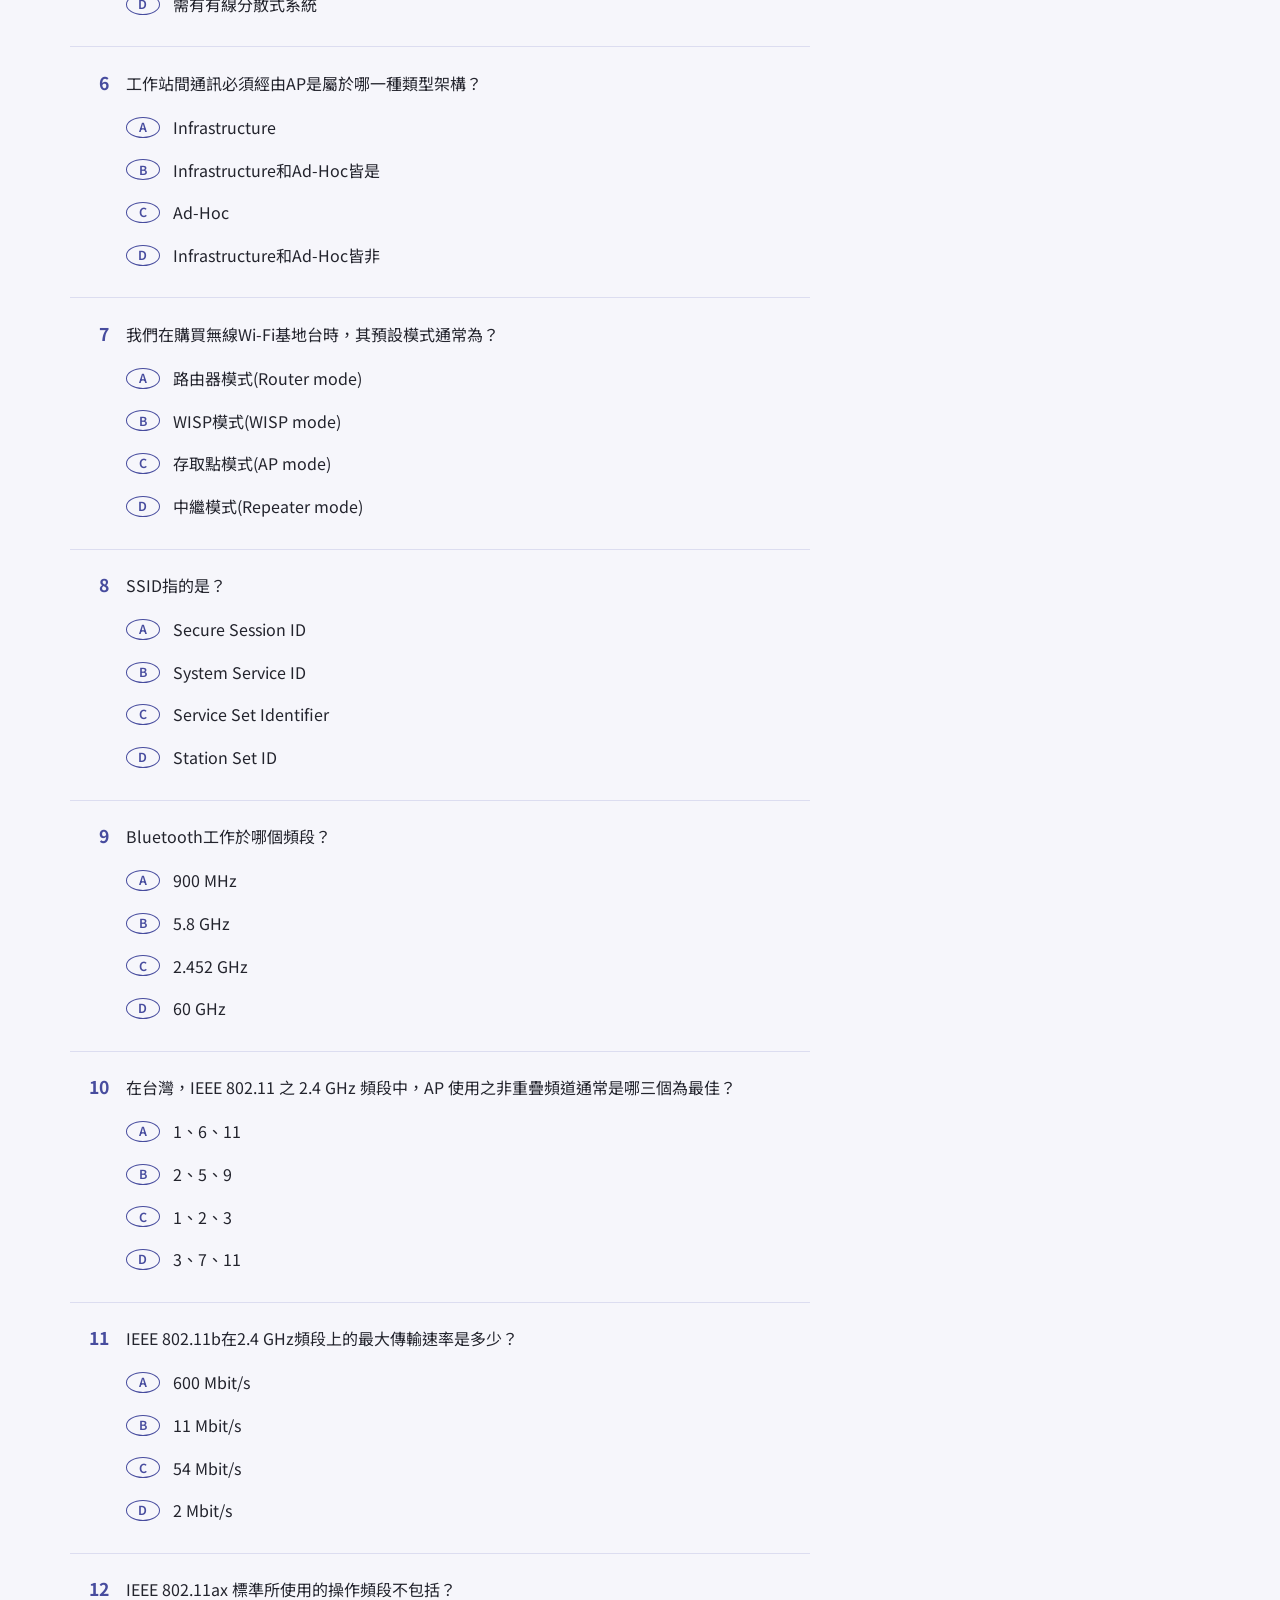
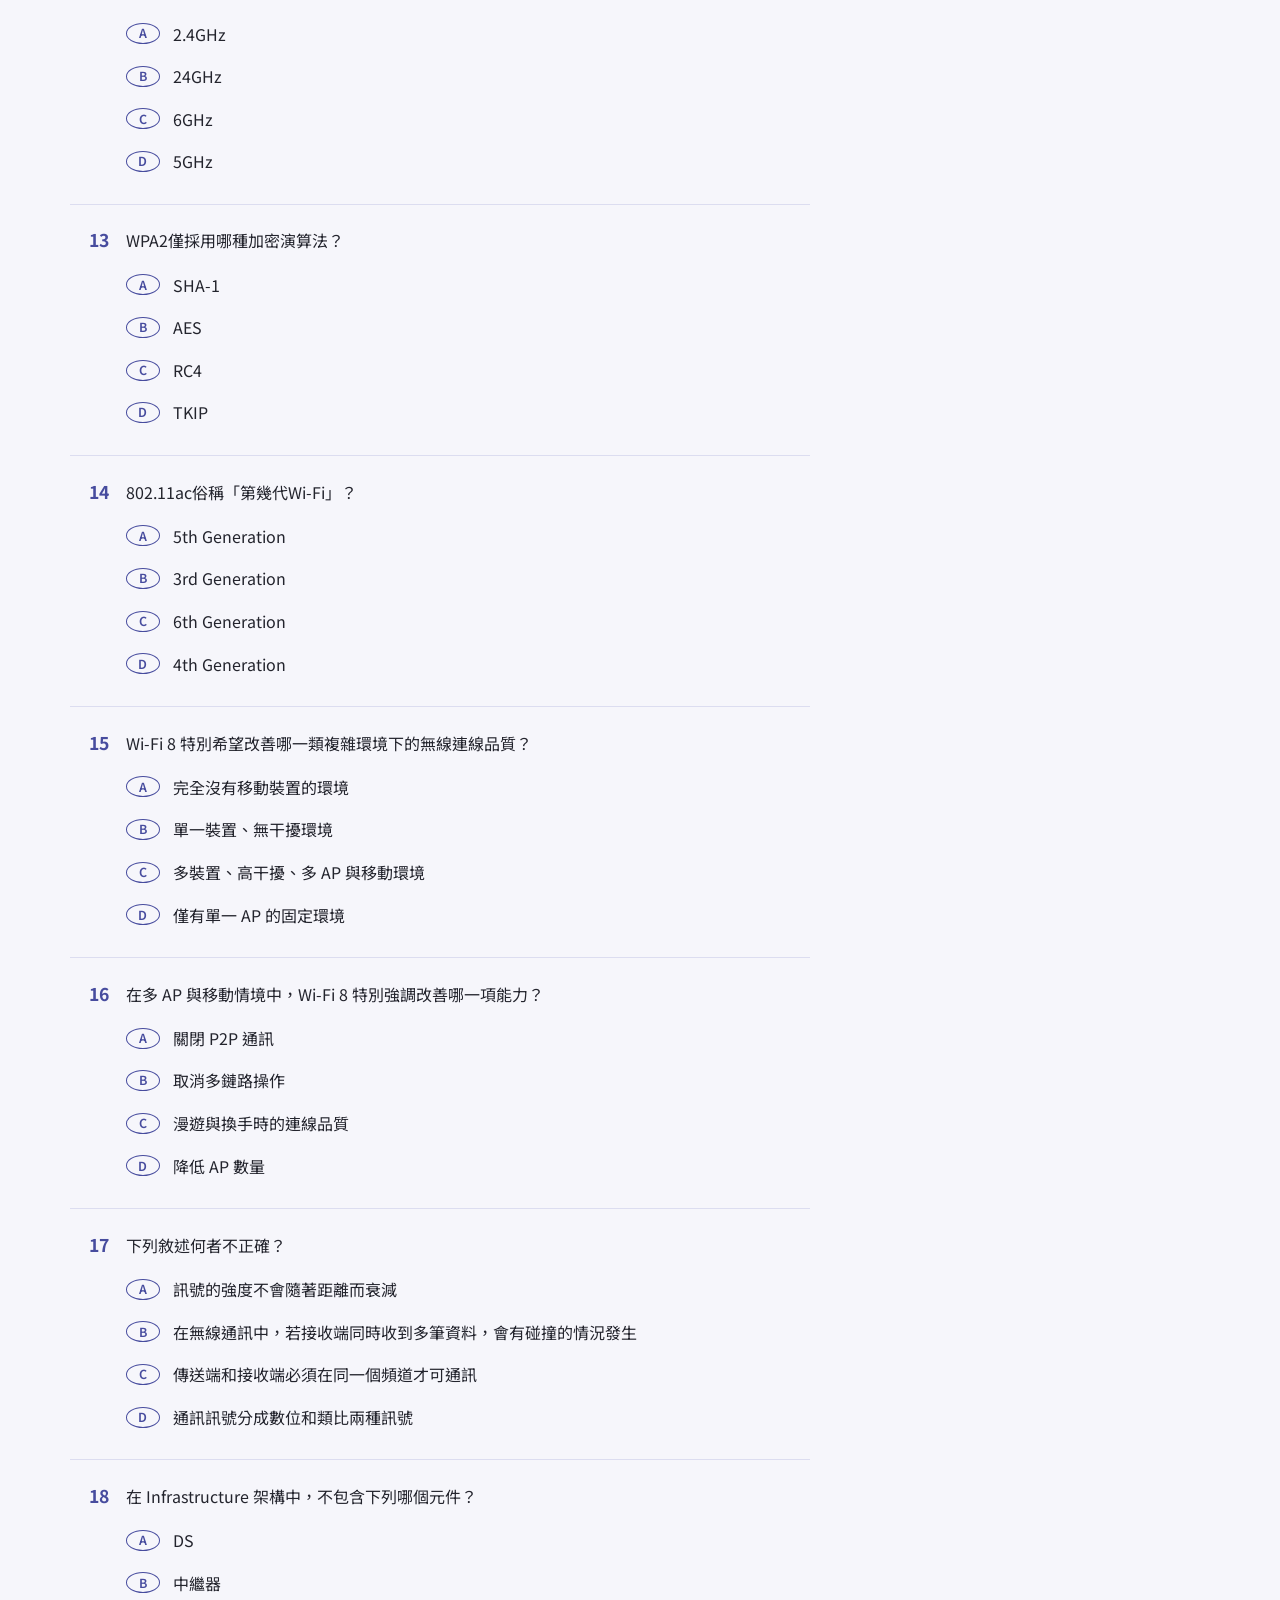
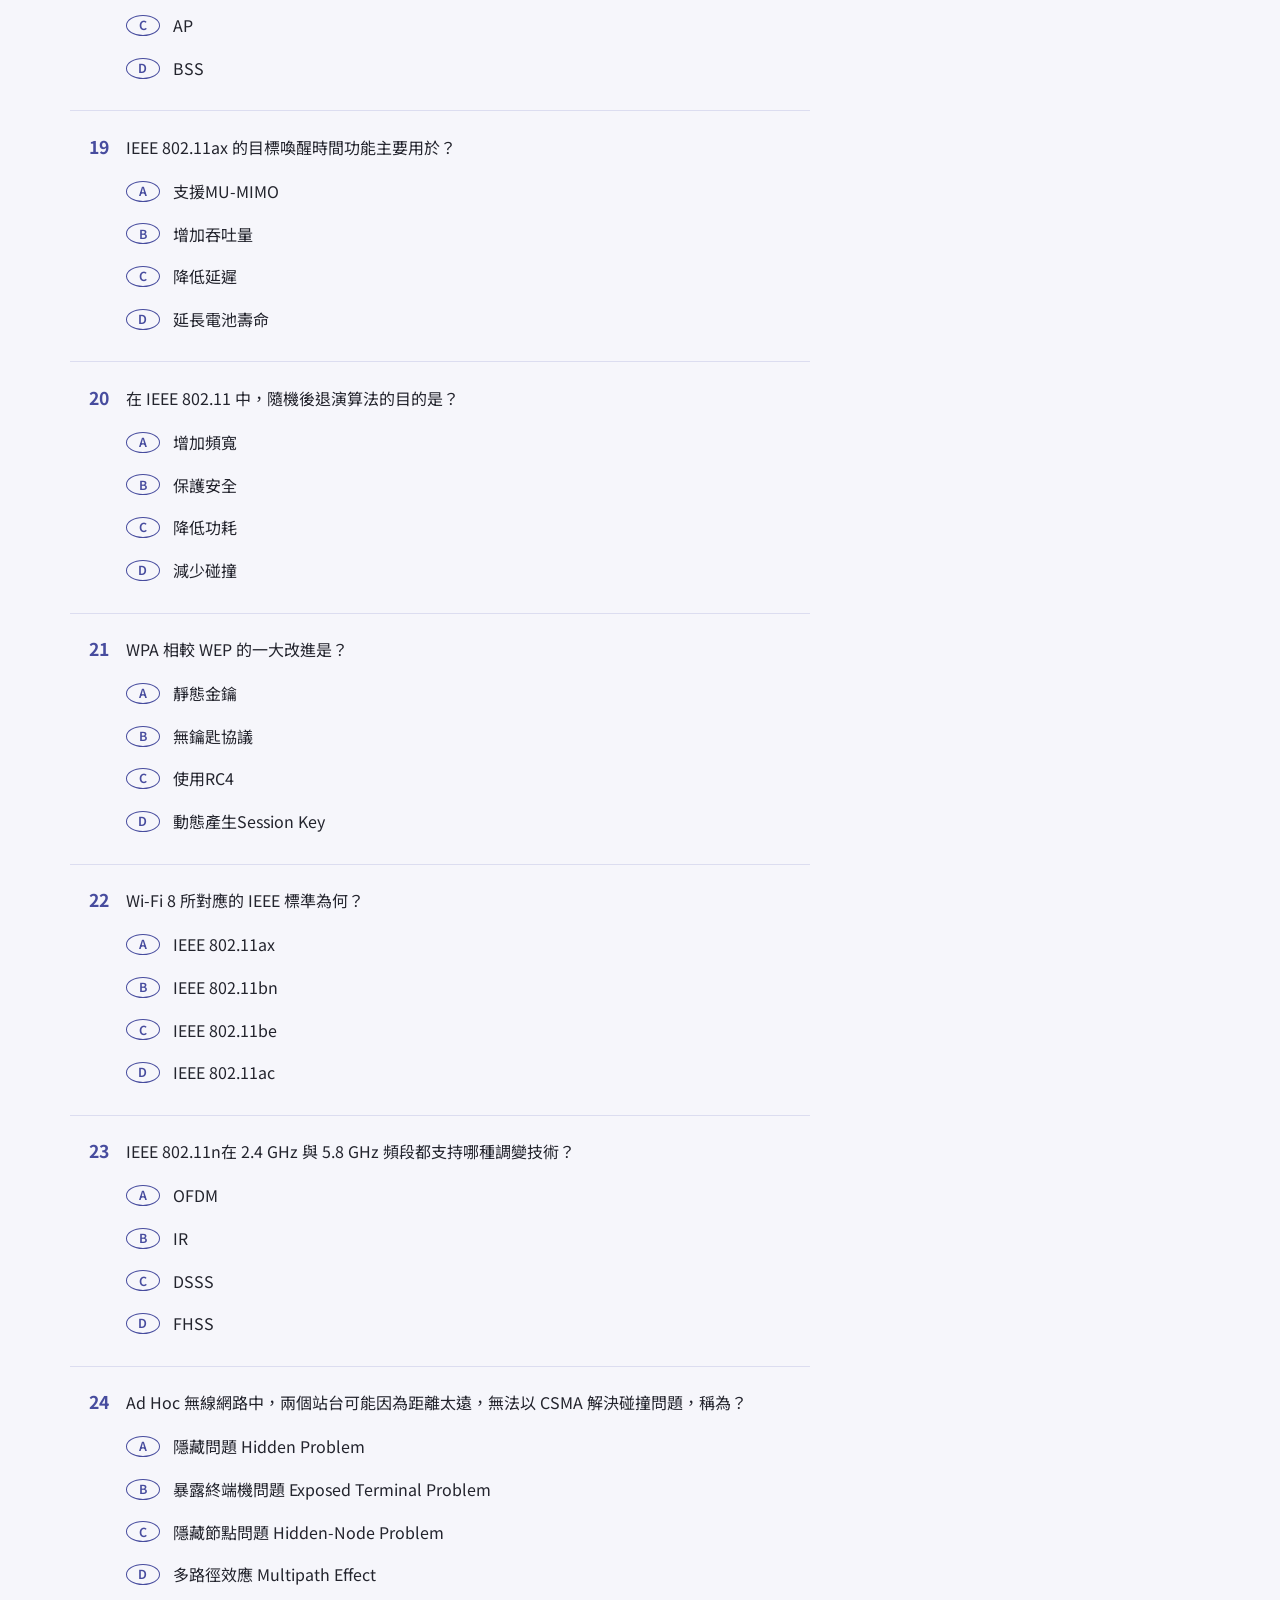
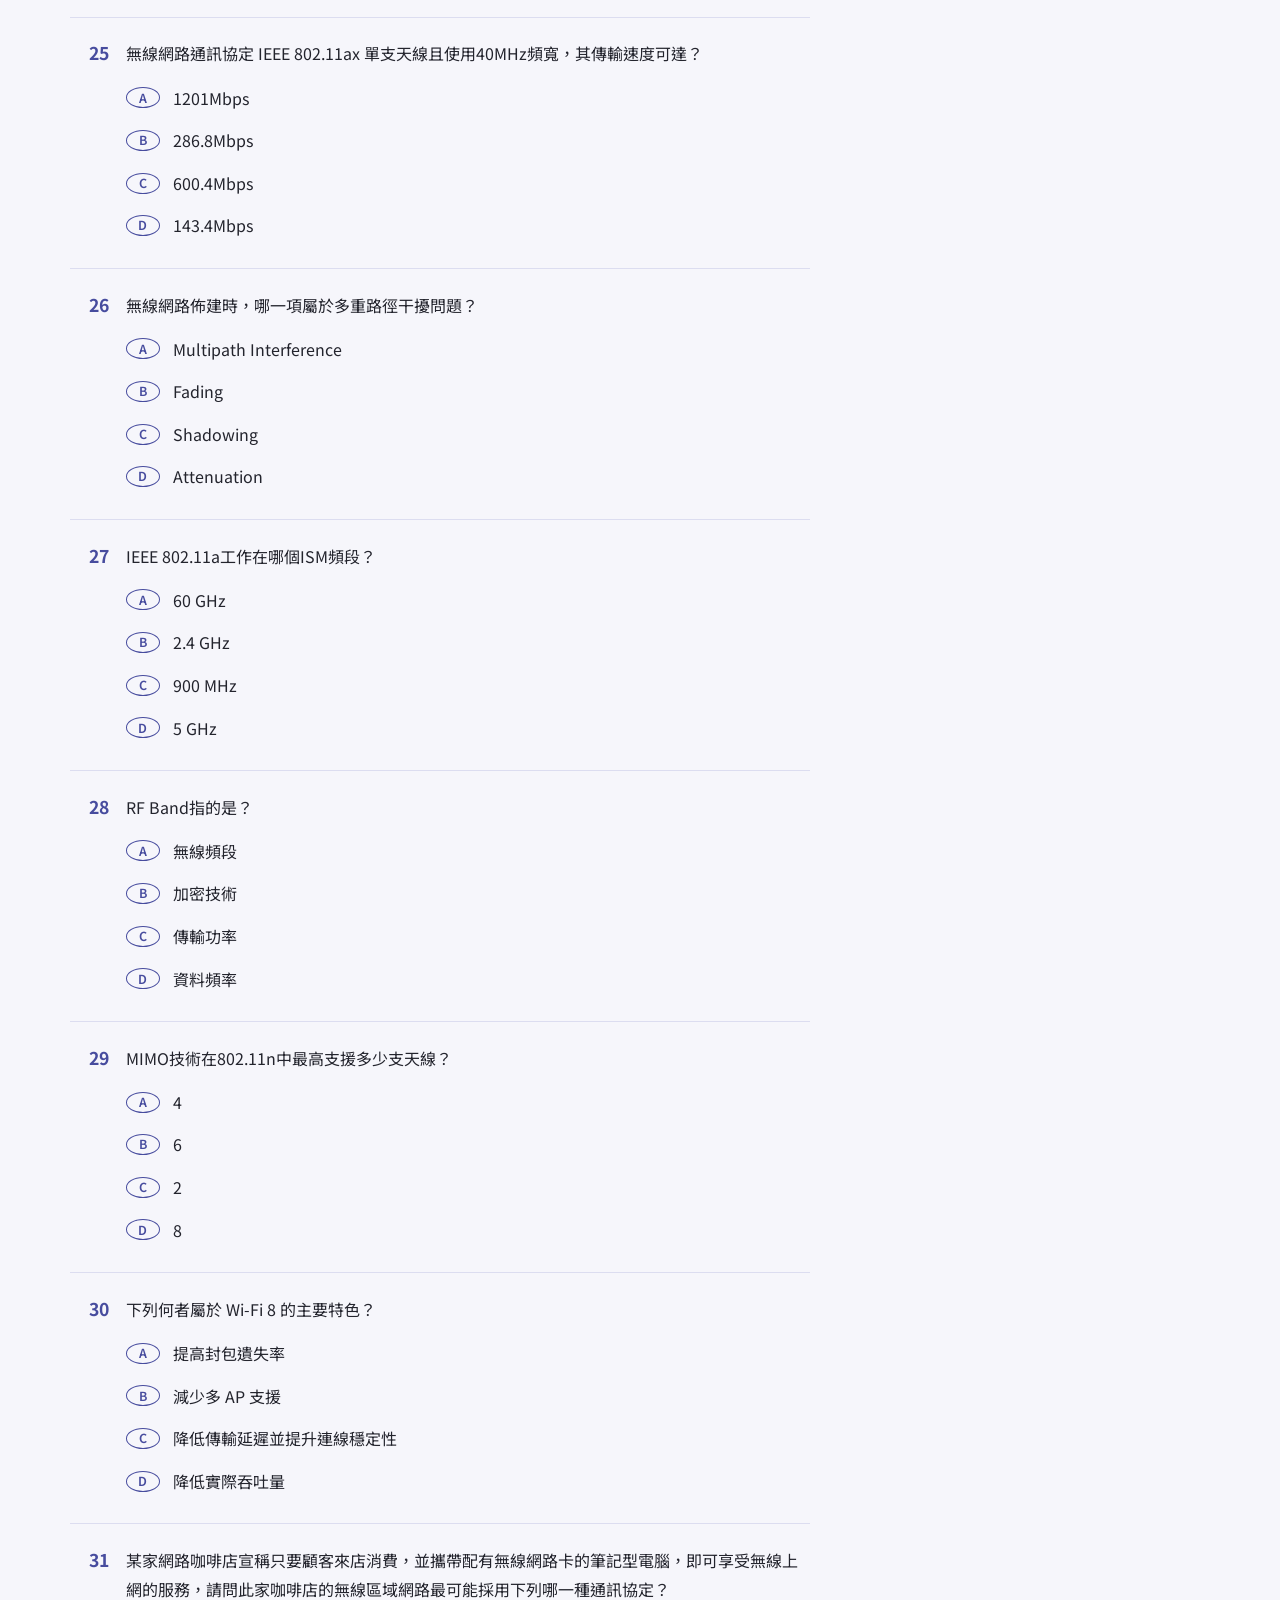
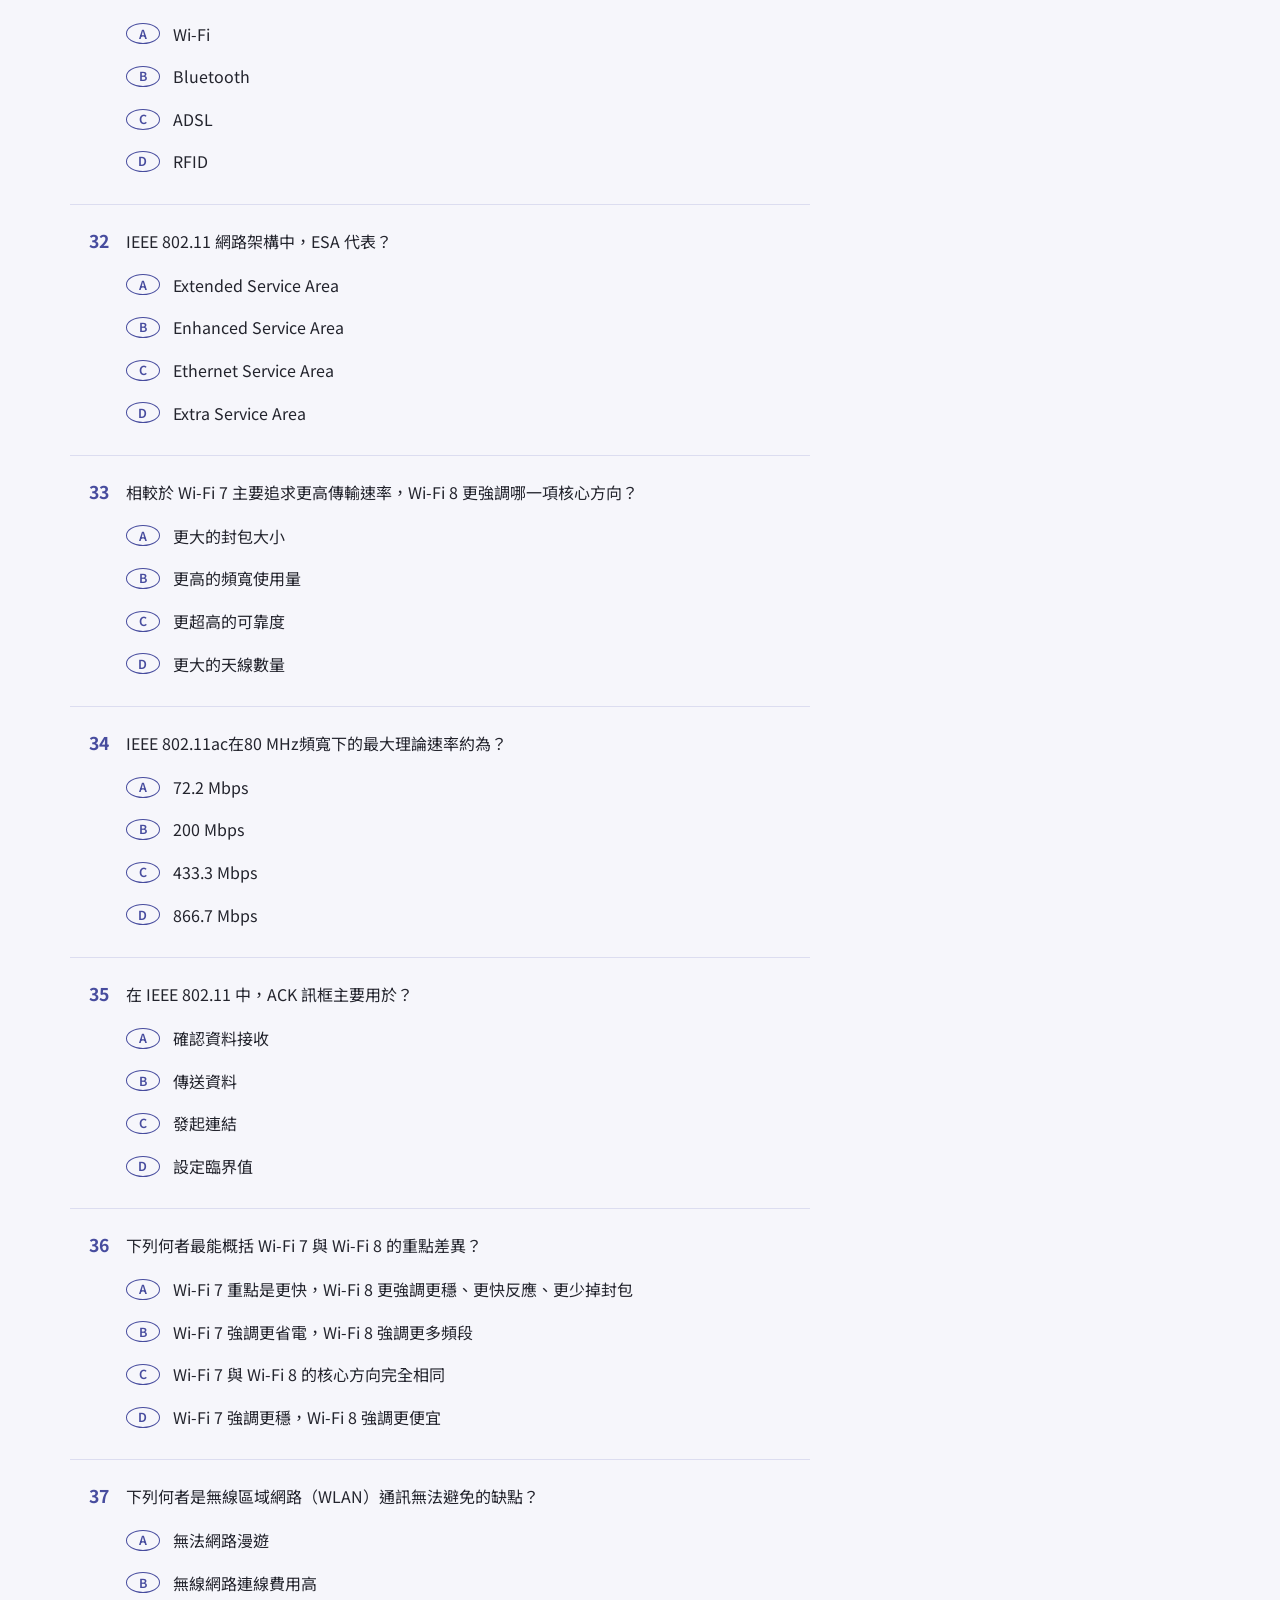
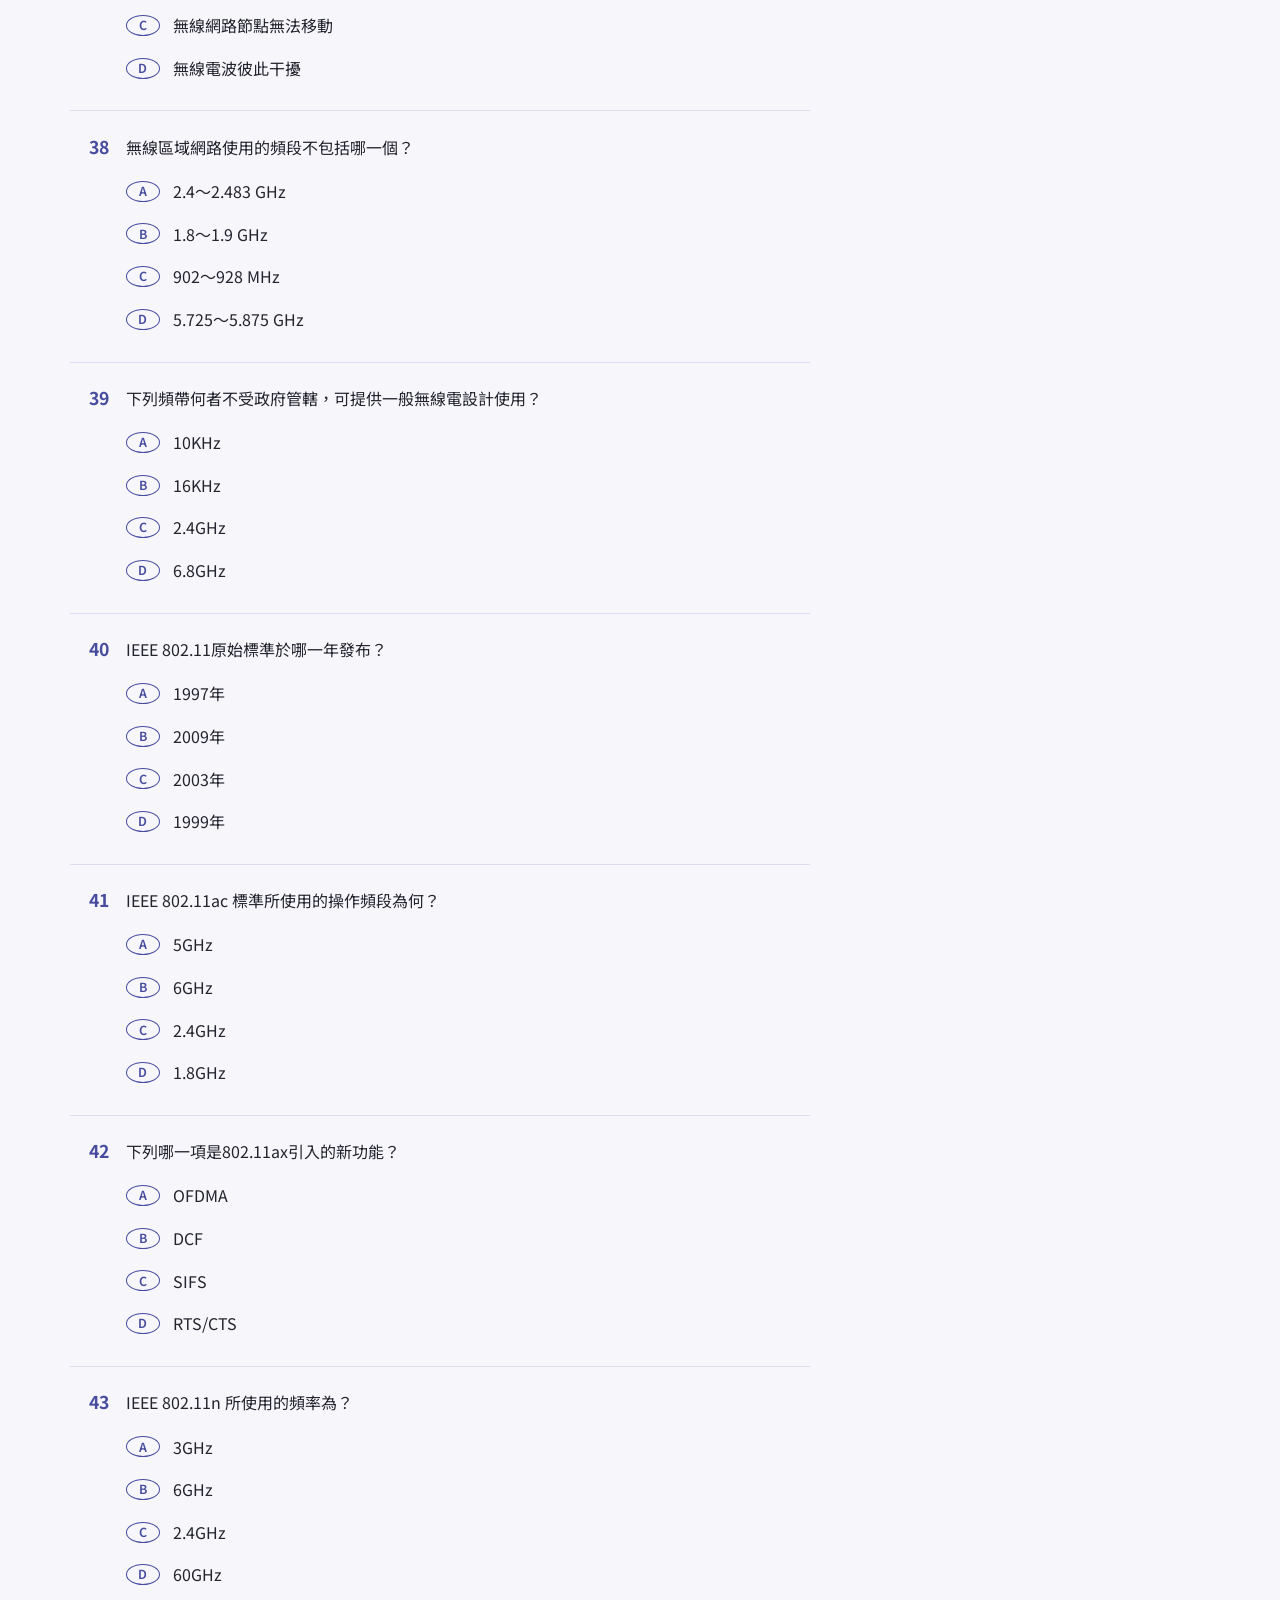
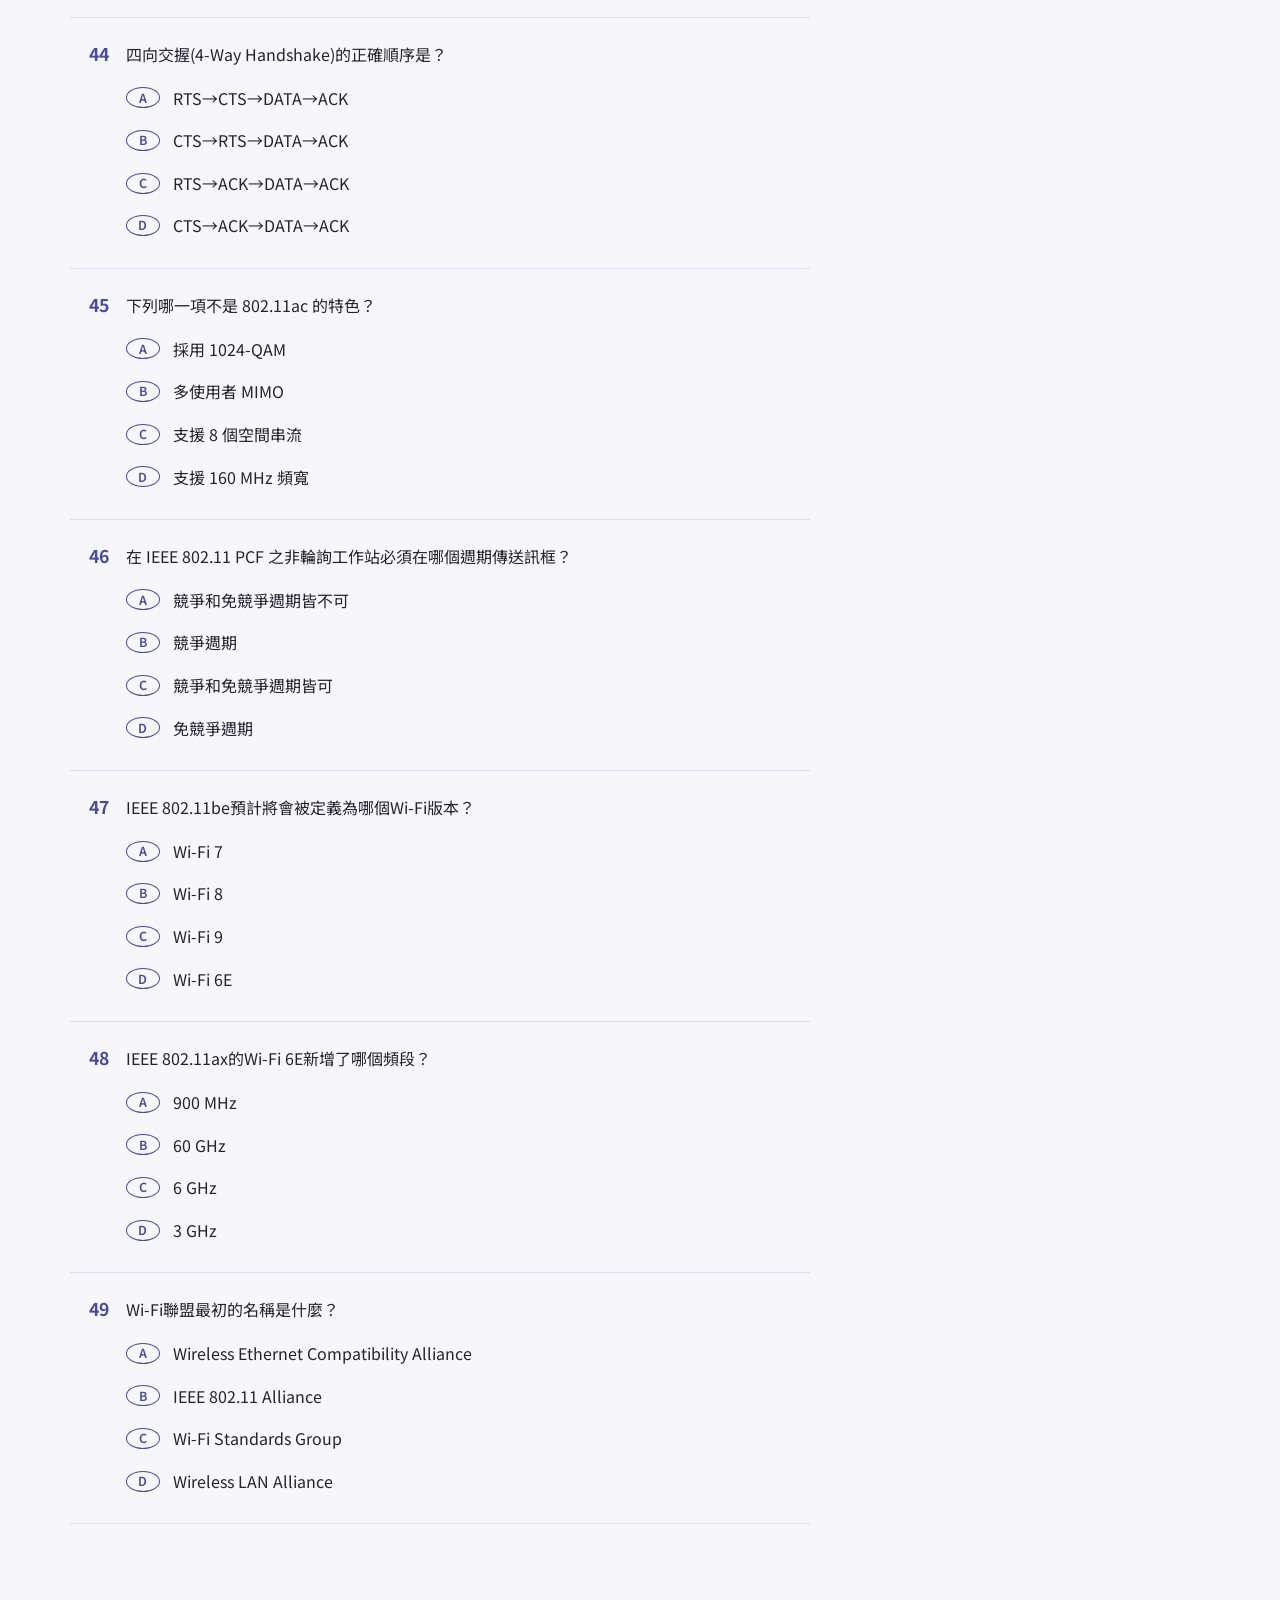
<file: page/y2/wlan_ch2.html>
<!DOCTYPE html>
<html lang="zh-Hant-TW">
<head>
<meta charset="utf-8">
<meta name="viewport" content="width=device-width, initial-scale=1, viewport-fit=cover">
<title>無線網路 第2章 無線區域網路</title>
<link rel="preconnect" href="https://fonts.googleapis.com">
<link rel="preconnect" href="https://fonts.gstatic.com" crossorigin>
<link href="https://fonts.googleapis.com/css2?family=JetBrains+Mono:wght@400;600&family=Noto+Sans+TC:wght@400;500;700&display=swap" rel="stylesheet">
<link rel="stylesheet" href="../../asset/css/web1.css">
</head>
<body>
<header class="bar">
  <div class="bar-in">
    <h1>無線網路 第2章 無線區域網路</h1>
    <div class="stats" aria-live="polite">
      <span id="st-answered"></span>
      <span id="st-score"></span>
    </div>
    <button type="button" class="btn primary small" id="btn-submit">交卷</button>
  </div>
  <div class="progress" aria-hidden="true"><i id="progress"></i></div>
</header>

<div class="layout">
  <main>
    <section class="intro">
      <a class="back-link" href="../../index.html#y2-wlan">← 返回無線區域及個人網路</a>
      <p>第2章 無線區域網路：選擇題共 <span id="n-c">…</span> 題，每題必考。點選項作答，可隨時交卷，未作答的題目以答錯計分；作答進度會自動存在這個瀏覽器。</p>
      <div class="tools">
        <label class="switch"><input type="checkbox" id="opt-instant"><span class="track"></span>作答後立即對答案</label>
        <label class="filter">顯示
          <select id="filter">
            <option value="all">全部題目</option>
            <option value="todo">未作答</option>
            <option value="wrong">答錯的題目</option>
          </select>
        </label>
        <button type="button" class="btn small" id="btn-reset">重新作答</button>
      </div>
    </section>

    <section class="summary" id="summary" hidden aria-live="polite"></section>

    <h2 class="sec" id="sec-c">選擇題<small id="sub-c"></small></h2>
    <div id="list-c"><p class="loading">題目載入中…</p></div>
    <p class="empty" id="empty" hidden>這個篩選條件下沒有題目。把「顯示」改回「全部題目」就能看到所有題目。</p>
  </main>

  <aside class="card" id="card" aria-label="答案卡">
    <div class="card-head">
      <h2>答案卡</h2>
      <button type="button" class="card-close" id="card-close" aria-label="關閉答案卡">✕</button>
    </div>
    <div class="legend"><span><i class="on"></i>已劃記</span><span><i class="ok"></i>正確答案</span><span>點題號跳到該題</span></div>
    <div class="card-grid" id="card-c"></div>
  </aside>
</div>

<button type="button" class="btn primary fab" id="fab">答案卡</button>
<div class="scrim" id="scrim"></div>

<script src="../../asset/js/choice_quiz.js" data-src="../../asset/data/wlan_ch2.json" data-store="wlan_ch2_v1"></script>
</body>
</html>
</file>
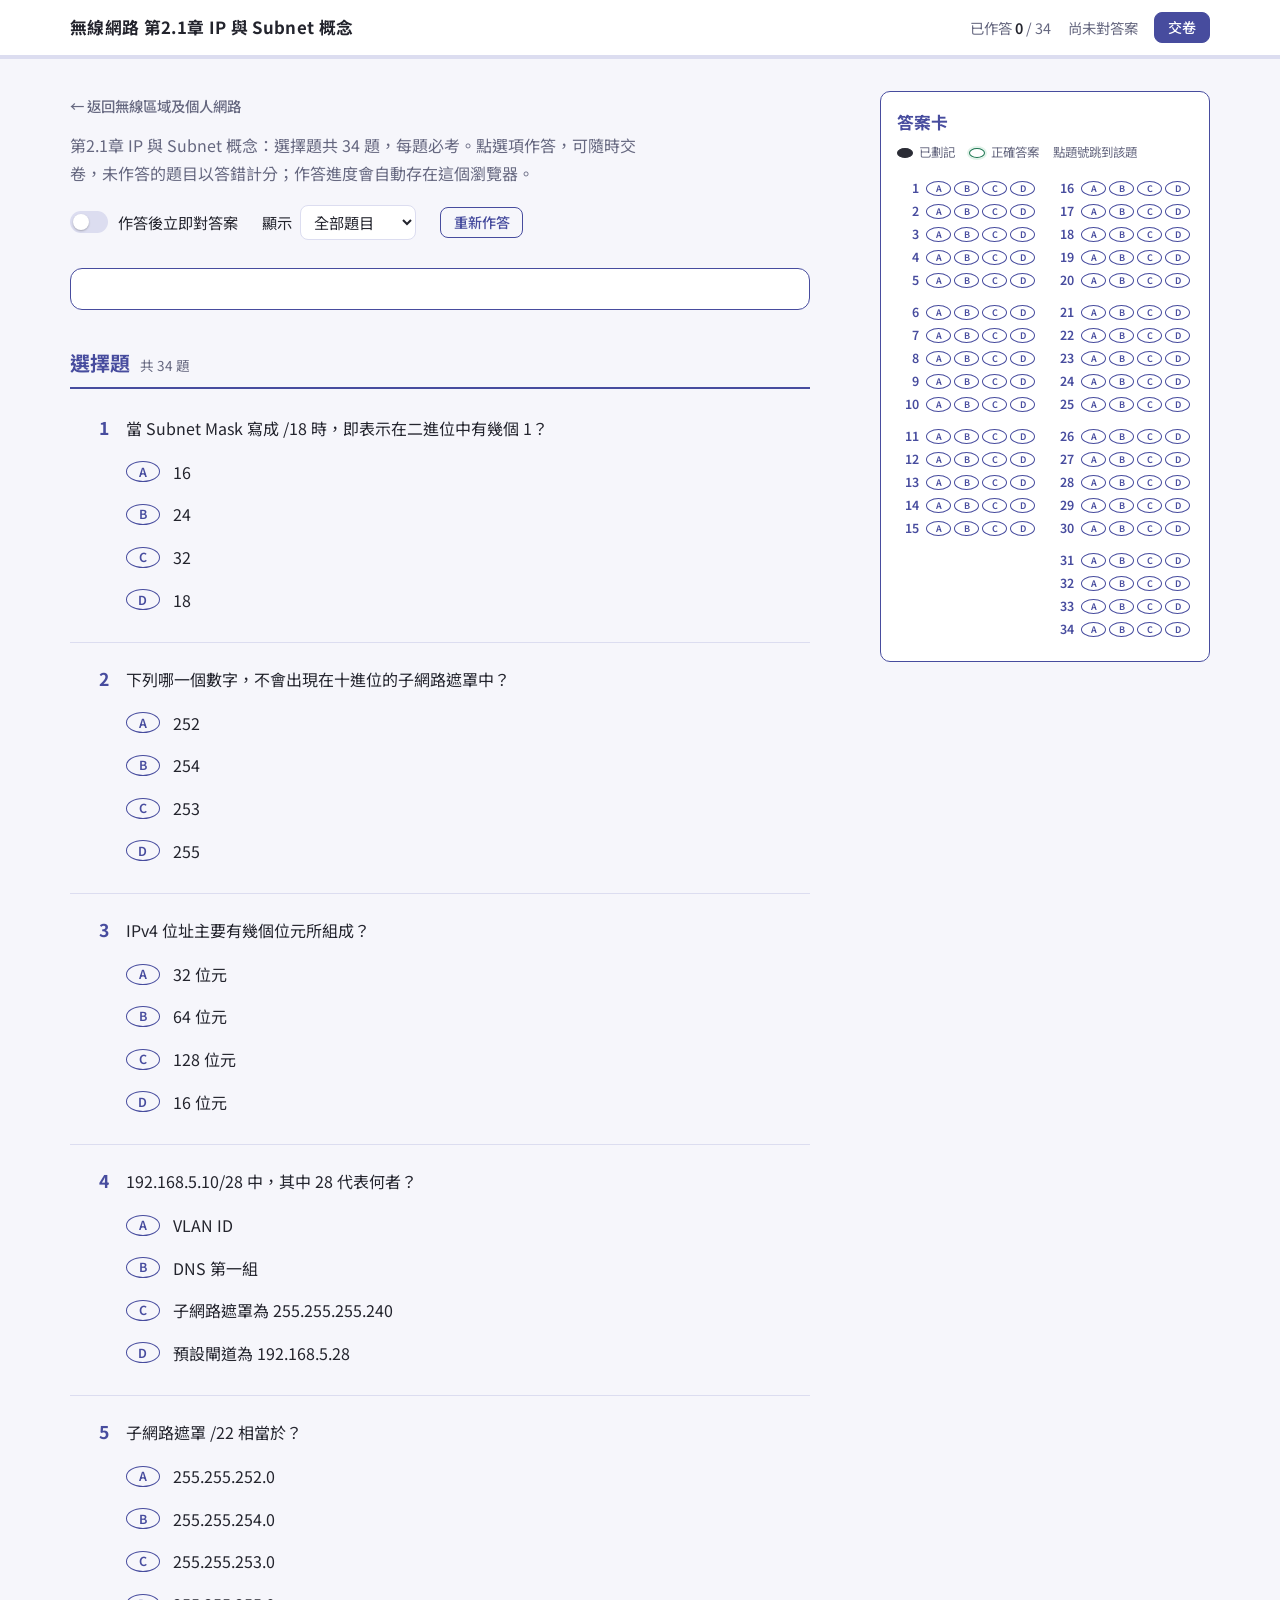
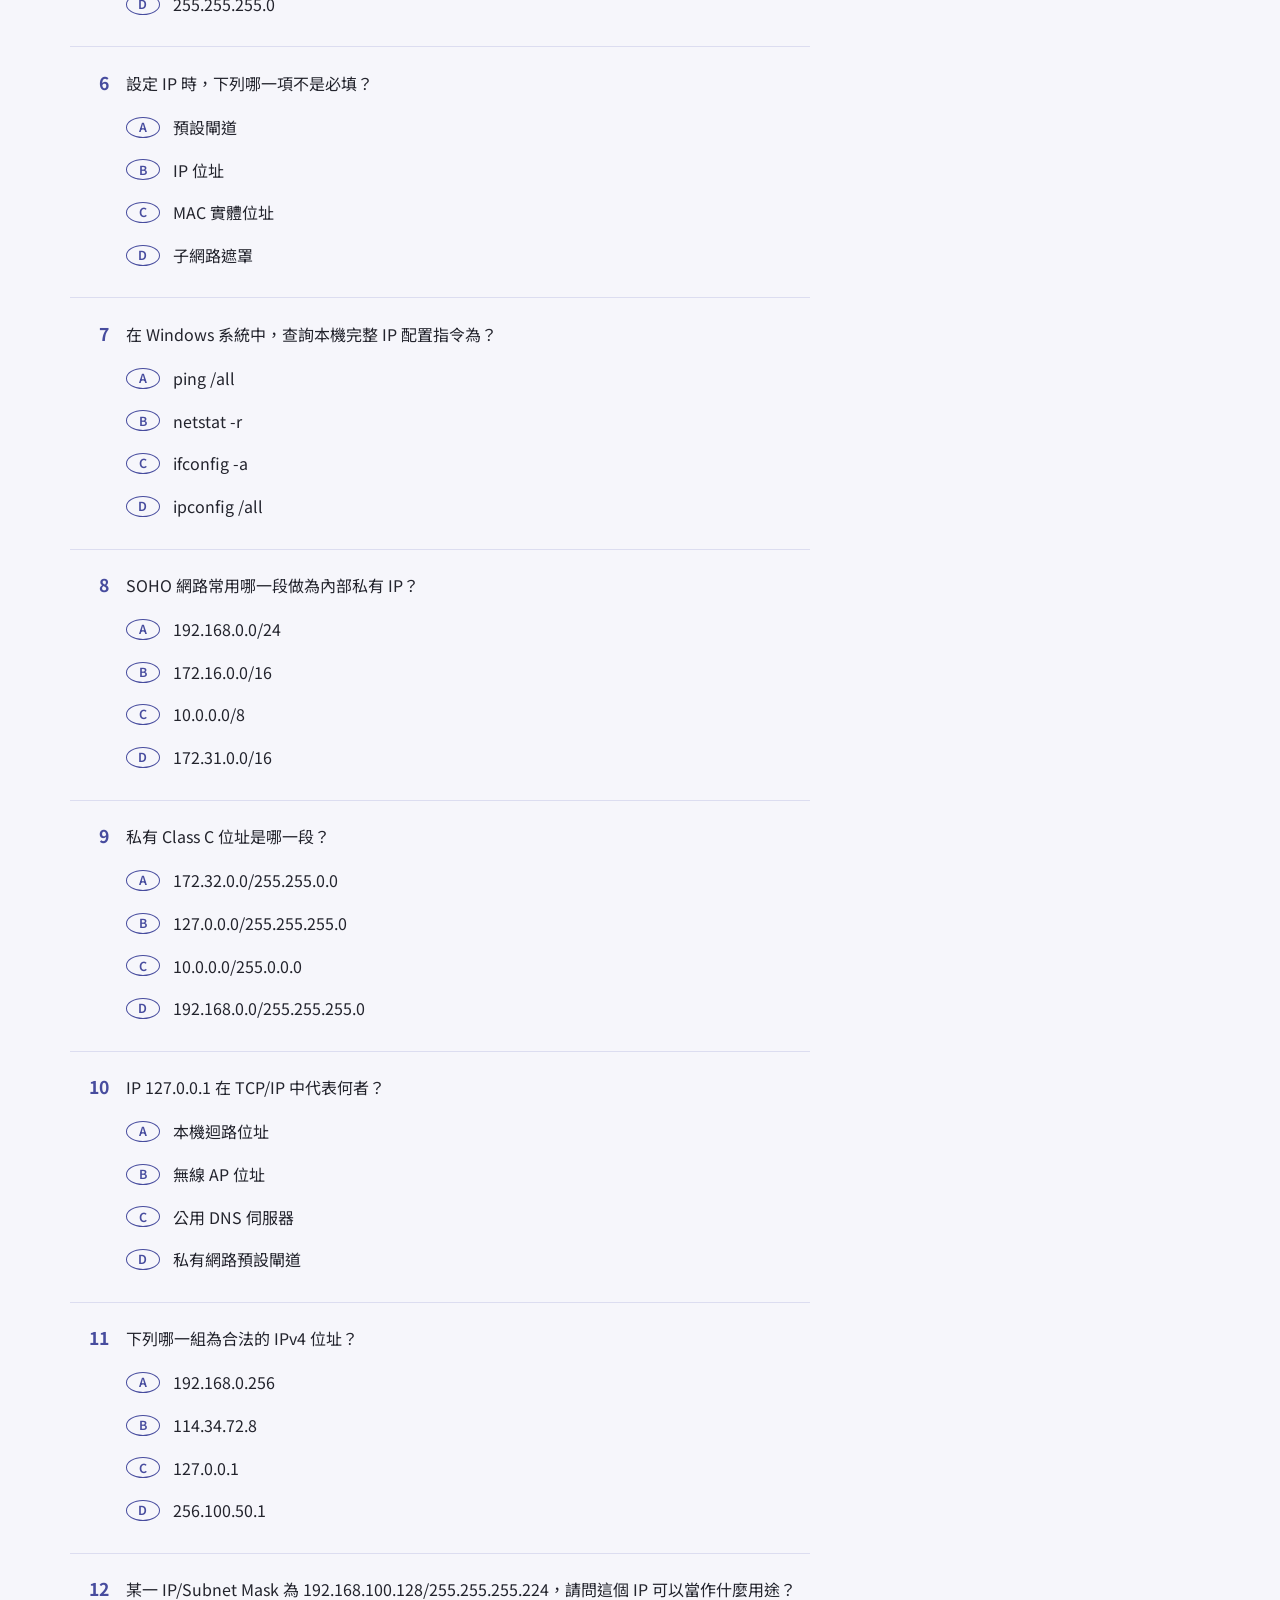
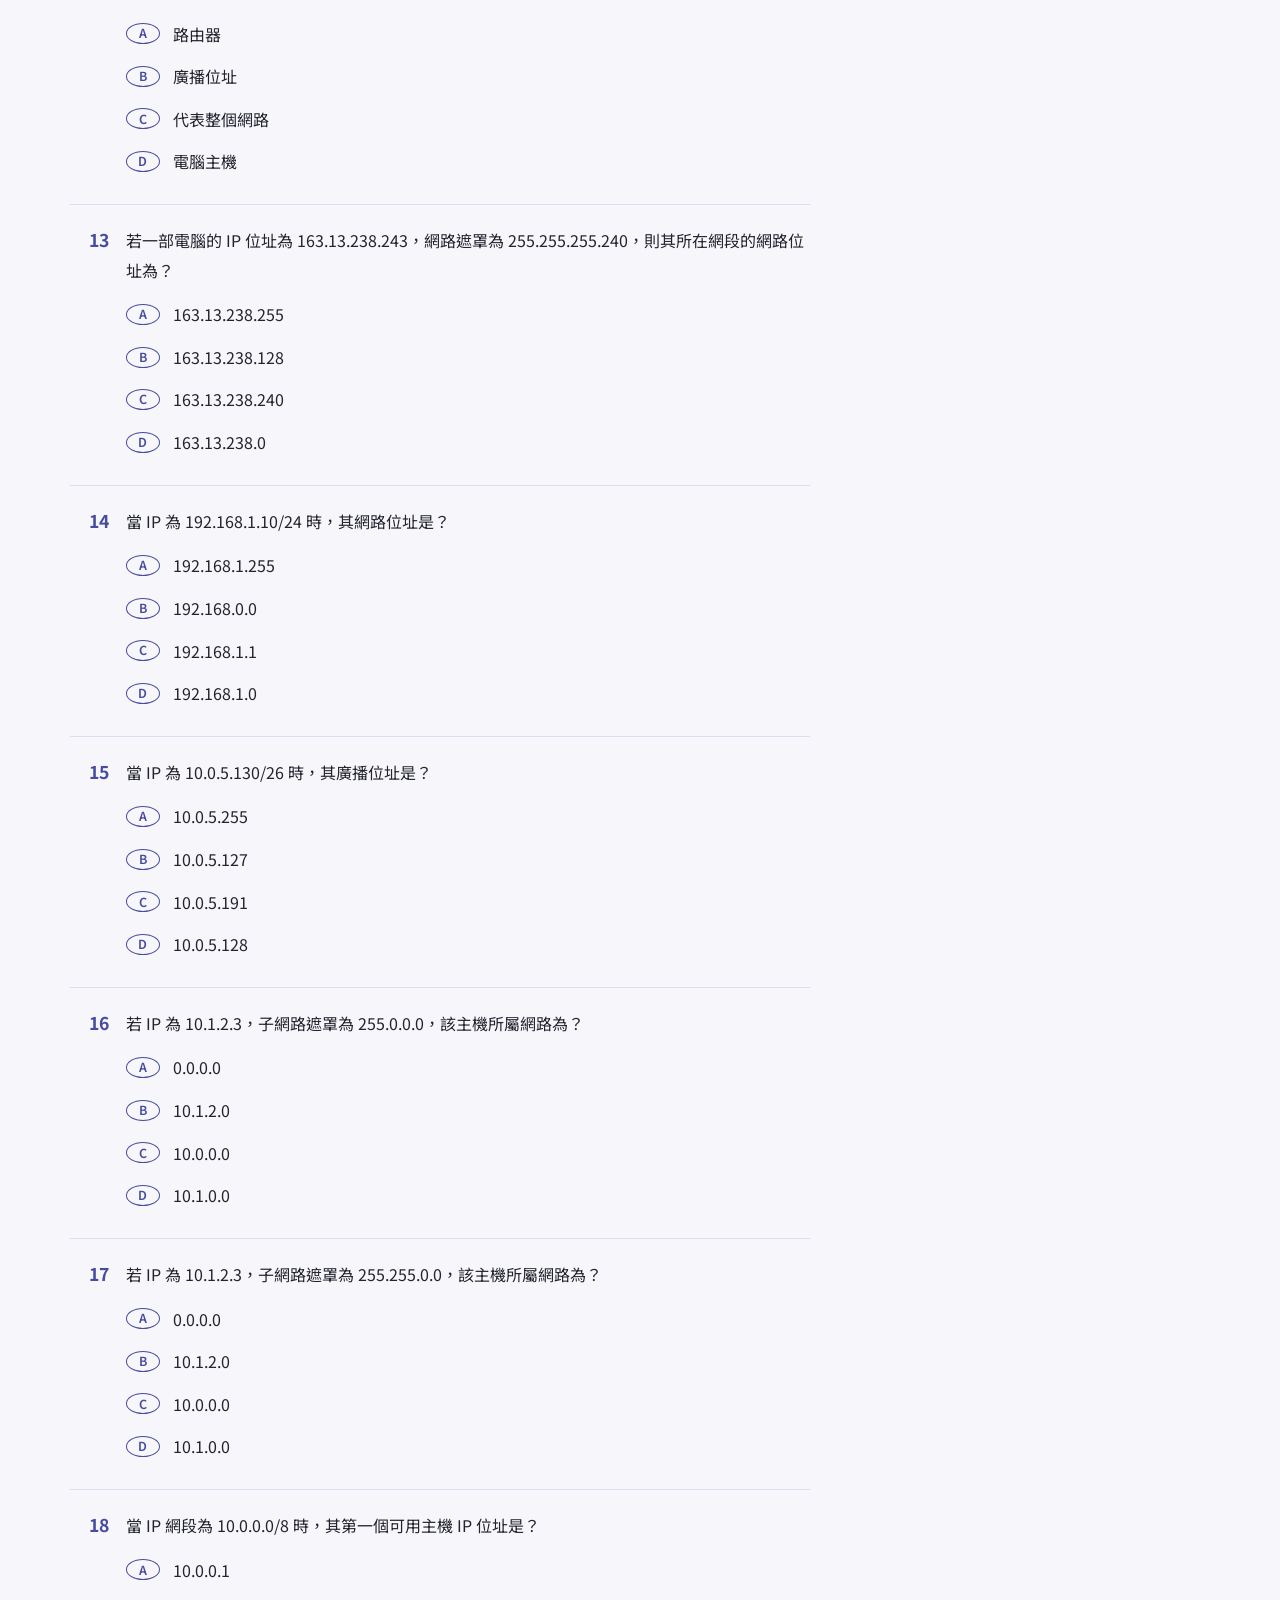
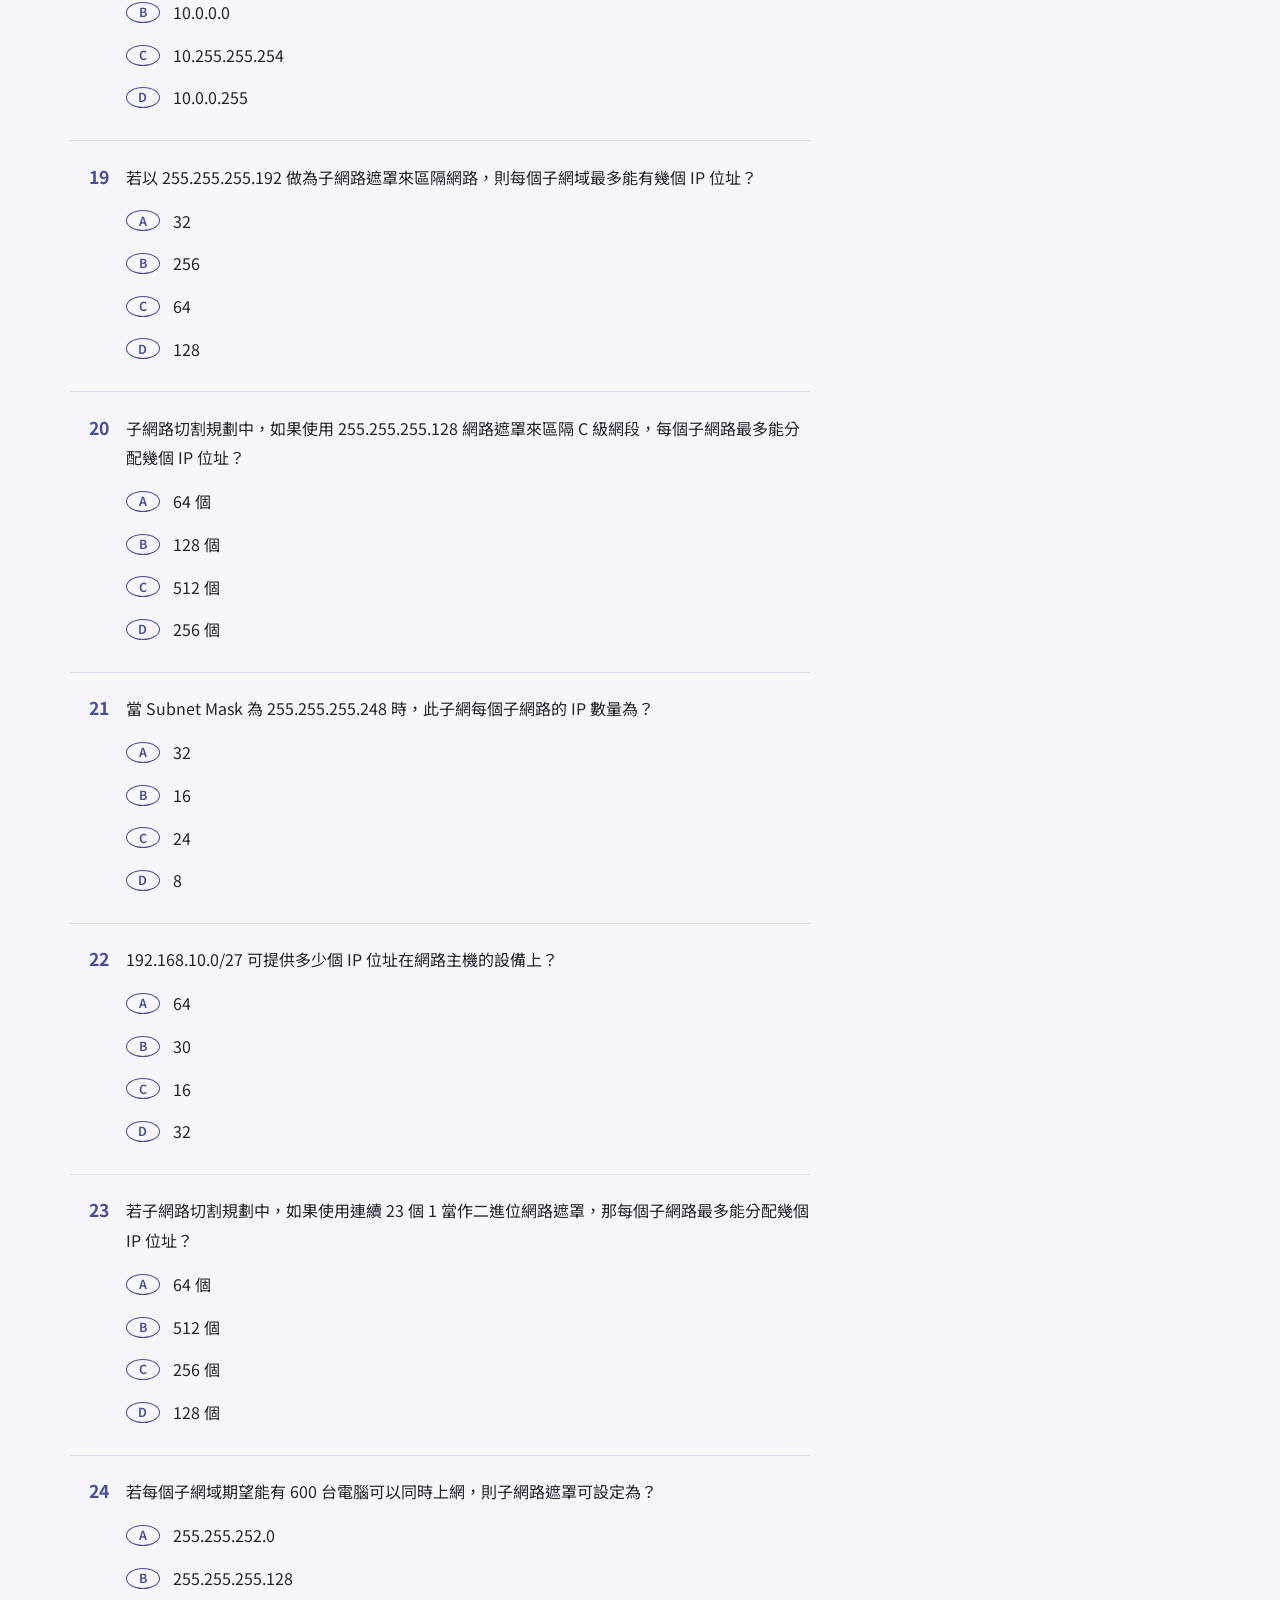
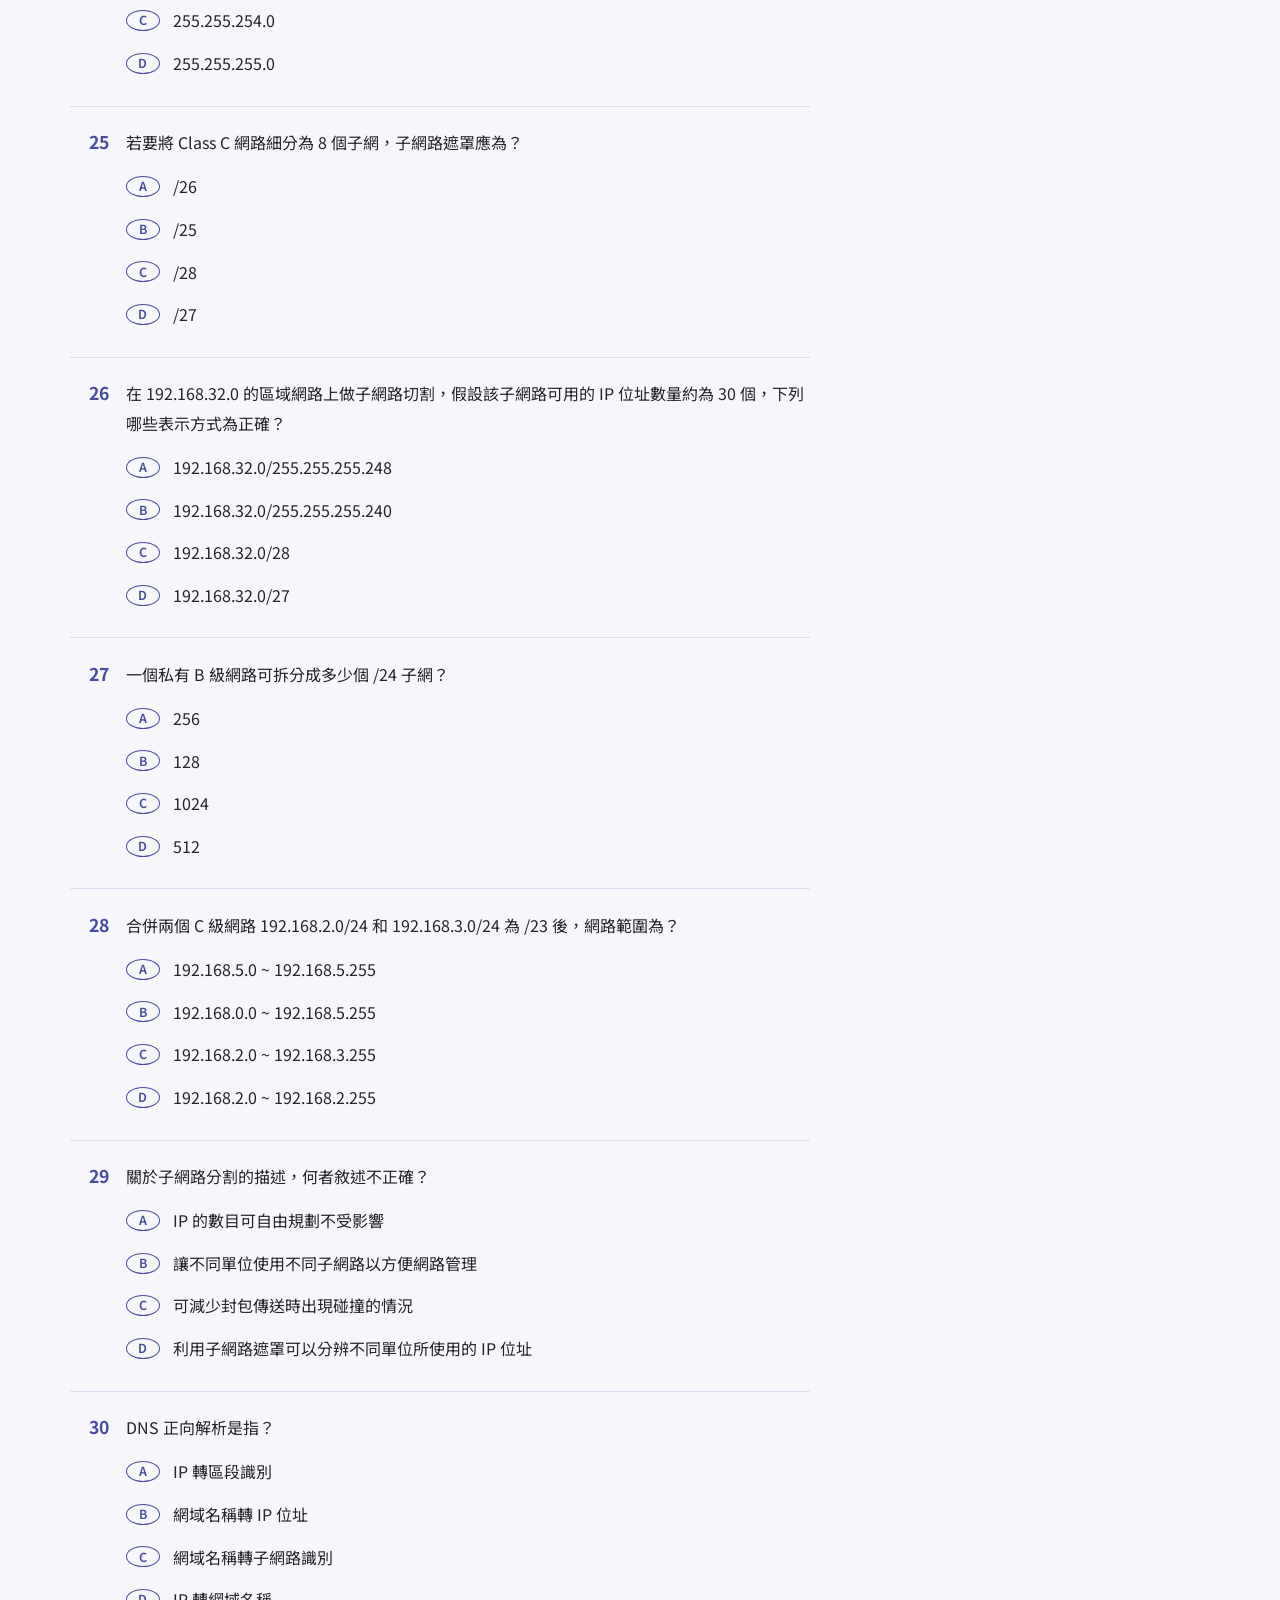
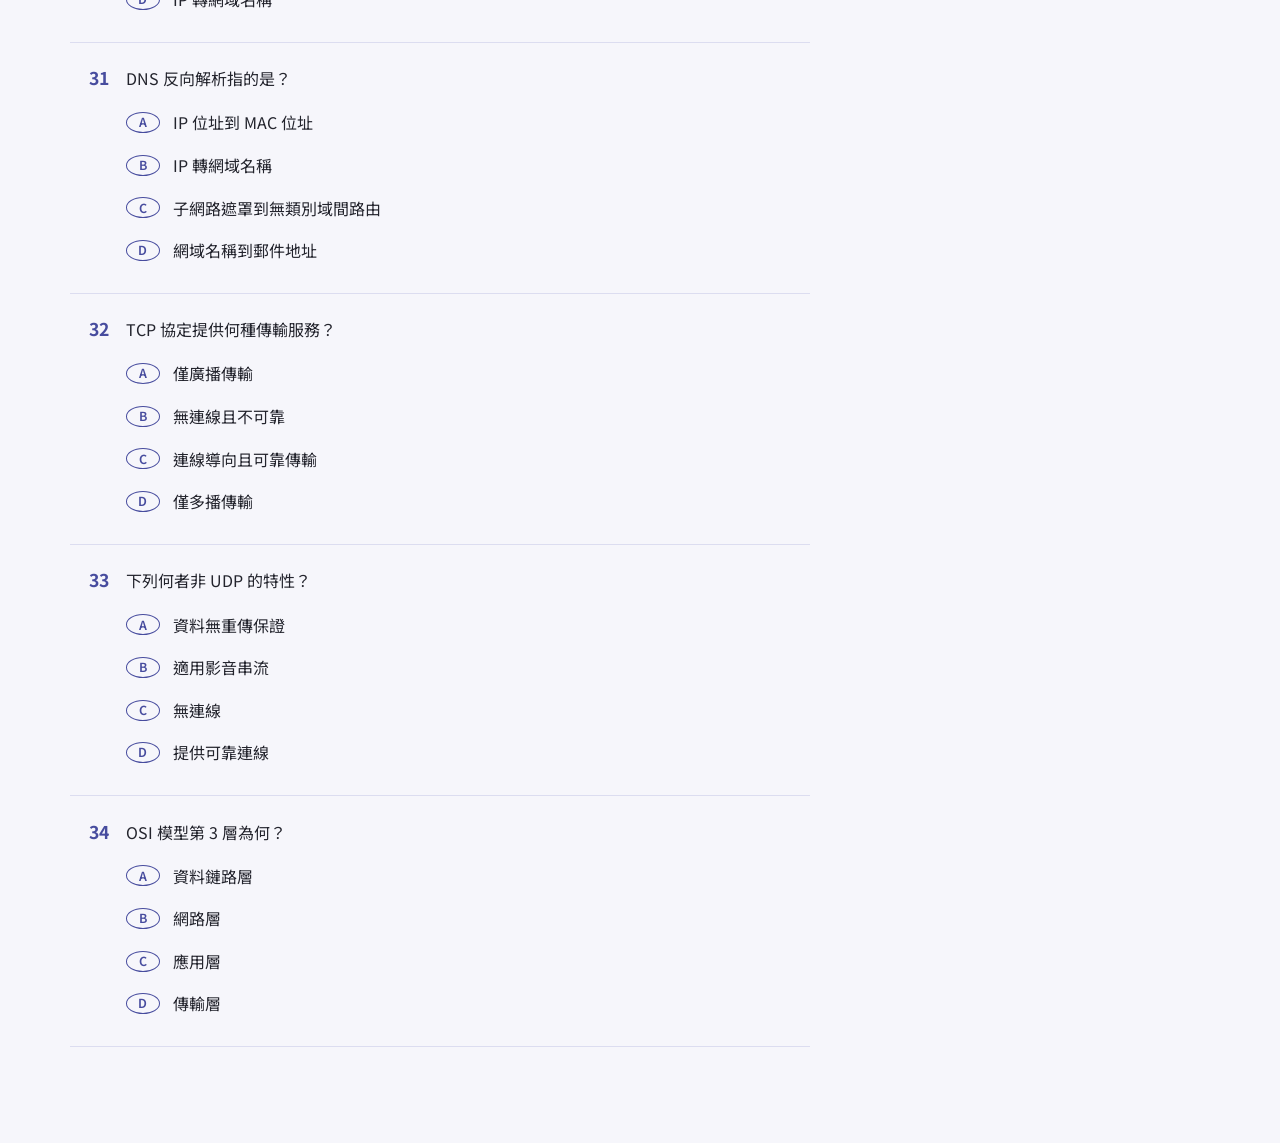
<file: page/y2/wlan_ch2_1.html>
<!DOCTYPE html>
<html lang="zh-Hant-TW">
<head>
<meta charset="utf-8">
<meta name="viewport" content="width=device-width, initial-scale=1, viewport-fit=cover">
<title>無線網路 第2.1章 IP 與 Subnet 概念</title>
<link rel="preconnect" href="https://fonts.googleapis.com">
<link rel="preconnect" href="https://fonts.gstatic.com" crossorigin>
<link href="https://fonts.googleapis.com/css2?family=JetBrains+Mono:wght@400;600&family=Noto+Sans+TC:wght@400;500;700&display=swap" rel="stylesheet">
<link rel="stylesheet" href="../../asset/css/web1.css">
</head>
<body>
<header class="bar">
  <div class="bar-in">
    <h1>無線網路 第2.1章 IP 與 Subnet 概念</h1>
    <div class="stats" aria-live="polite">
      <span id="st-answered"></span>
      <span id="st-score"></span>
    </div>
    <button type="button" class="btn primary small" id="btn-submit">交卷</button>
  </div>
  <div class="progress" aria-hidden="true"><i id="progress"></i></div>
</header>

<div class="layout">
  <main>
    <section class="intro">
      <a class="back-link" href="../../index.html#y2-wlan">← 返回無線區域及個人網路</a>
      <p>第2.1章 IP 與 Subnet 概念：選擇題共 <span id="n-c">…</span> 題，每題必考。點選項作答，可隨時交卷，未作答的題目以答錯計分；作答進度會自動存在這個瀏覽器。</p>
      <div class="tools">
        <label class="switch"><input type="checkbox" id="opt-instant"><span class="track"></span>作答後立即對答案</label>
        <label class="filter">顯示
          <select id="filter">
            <option value="all">全部題目</option>
            <option value="todo">未作答</option>
            <option value="wrong">答錯的題目</option>
          </select>
        </label>
        <button type="button" class="btn small" id="btn-reset">重新作答</button>
      </div>
    </section>

    <section class="summary" id="summary" hidden aria-live="polite"></section>

    <h2 class="sec" id="sec-c">選擇題<small id="sub-c"></small></h2>
    <div id="list-c"><p class="loading">題目載入中…</p></div>
    <p class="empty" id="empty" hidden>這個篩選條件下沒有題目。把「顯示」改回「全部題目」就能看到所有題目。</p>
  </main>

  <aside class="card" id="card" aria-label="答案卡">
    <div class="card-head">
      <h2>答案卡</h2>
      <button type="button" class="card-close" id="card-close" aria-label="關閉答案卡">✕</button>
    </div>
    <div class="legend"><span><i class="on"></i>已劃記</span><span><i class="ok"></i>正確答案</span><span>點題號跳到該題</span></div>
    <div class="card-grid" id="card-c"></div>
  </aside>
</div>

<button type="button" class="btn primary fab" id="fab">答案卡</button>
<div class="scrim" id="scrim"></div>

<script src="../../asset/js/choice_quiz.js" data-src="../../asset/data/wlan_ch2_1.json" data-store="wlan_ch2_1_v1"></script>
</body>
</html>
</file>
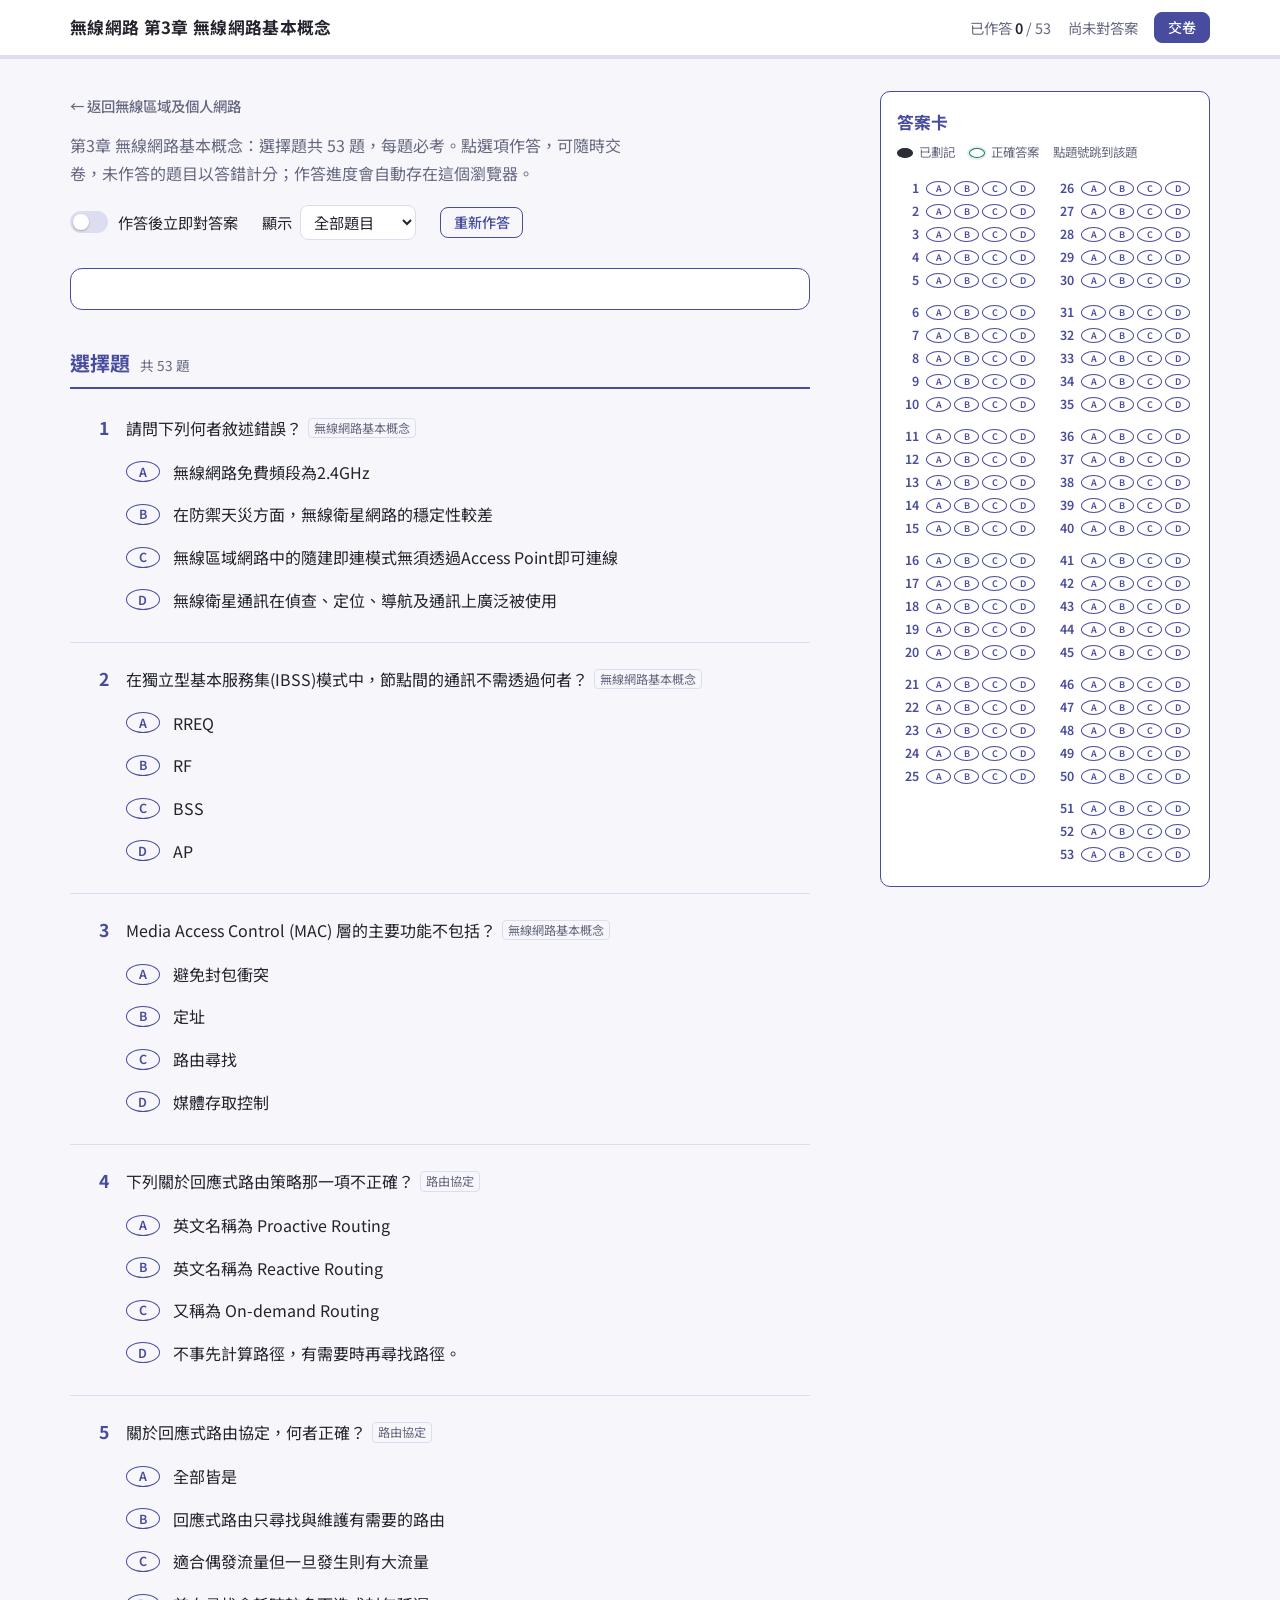
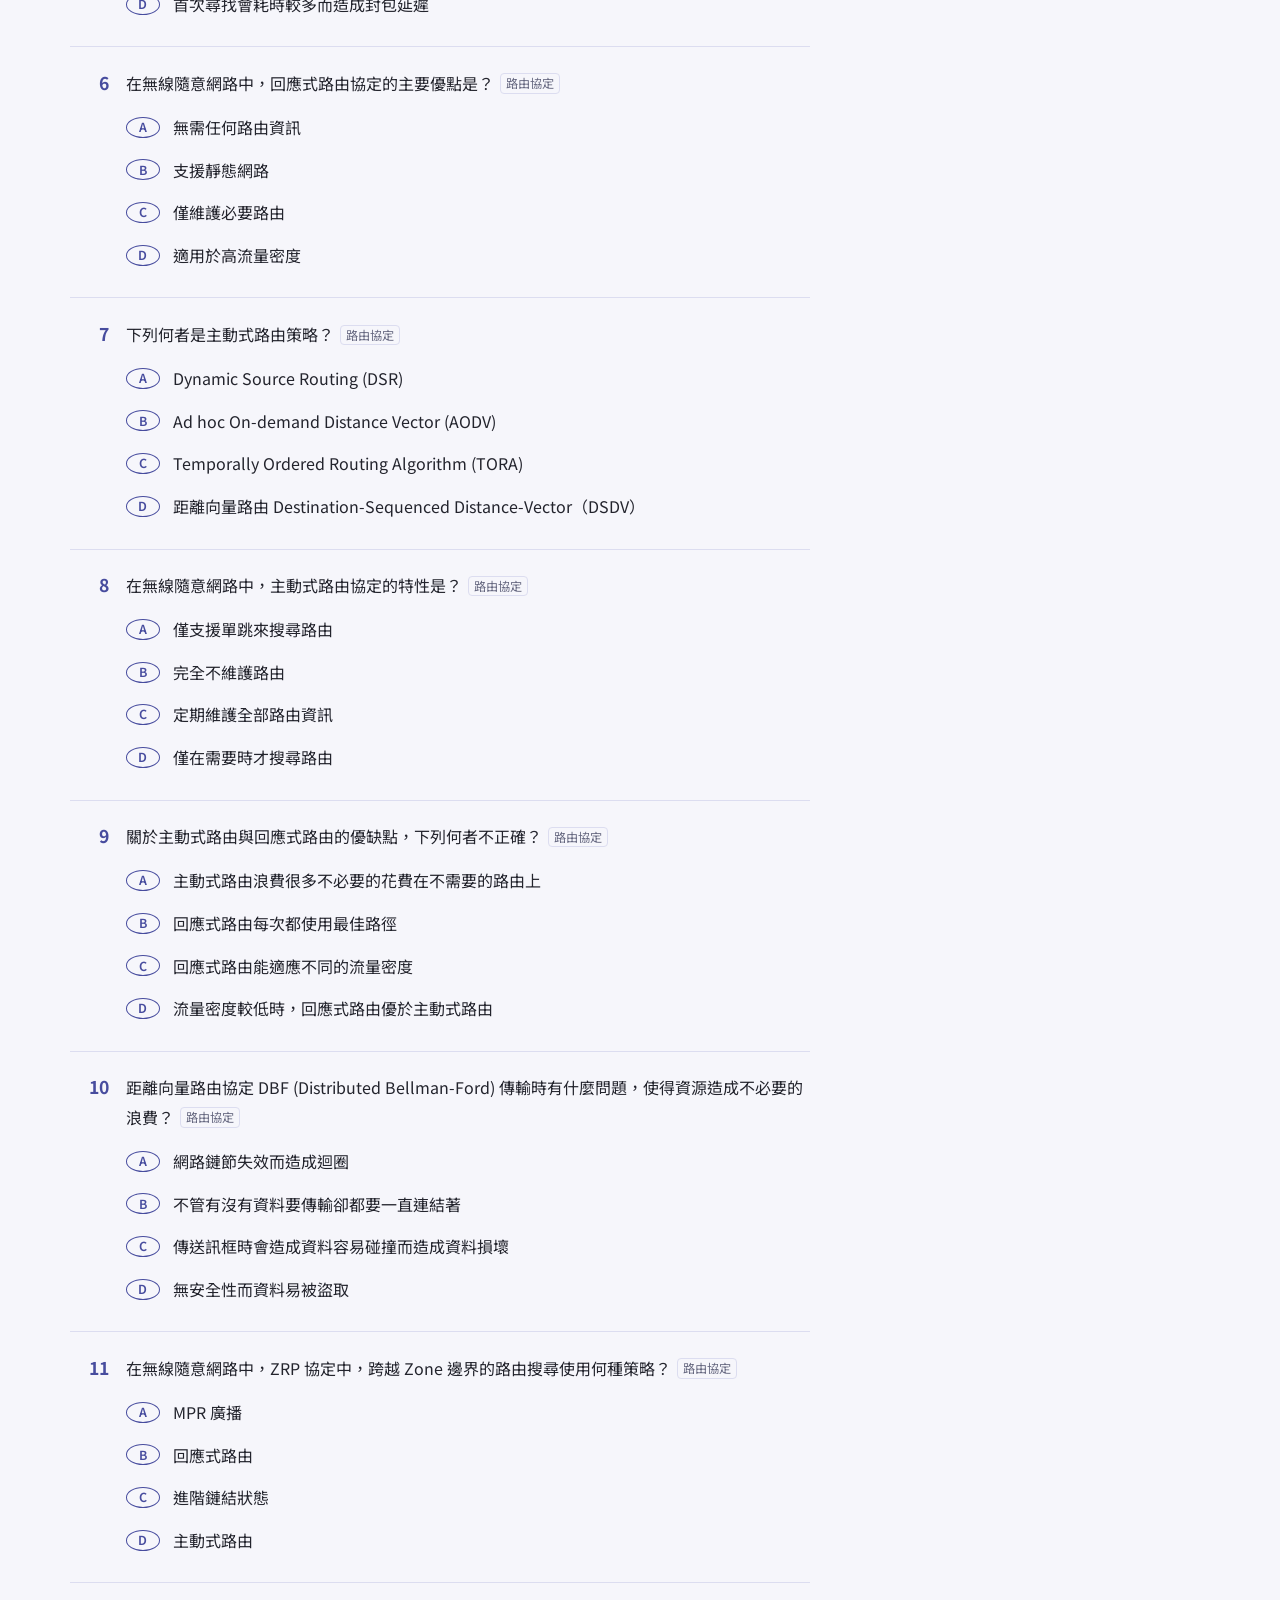
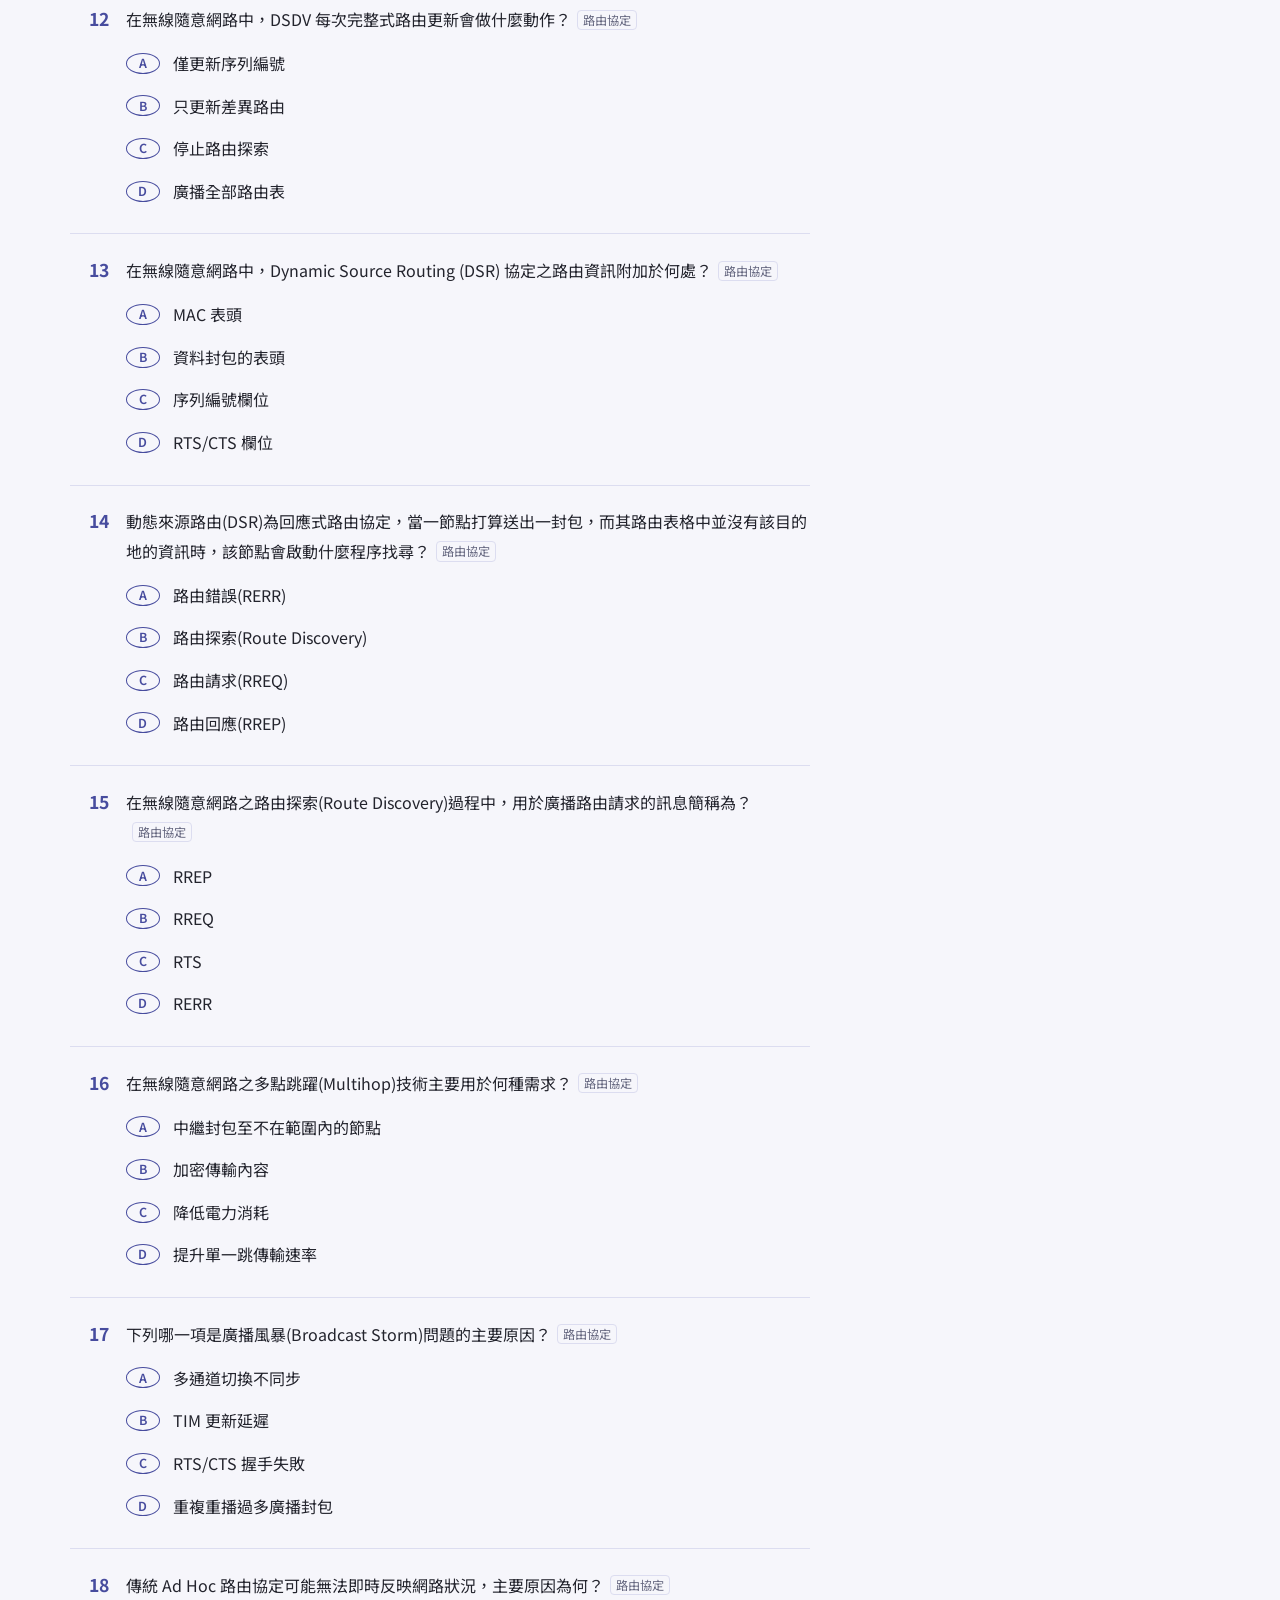
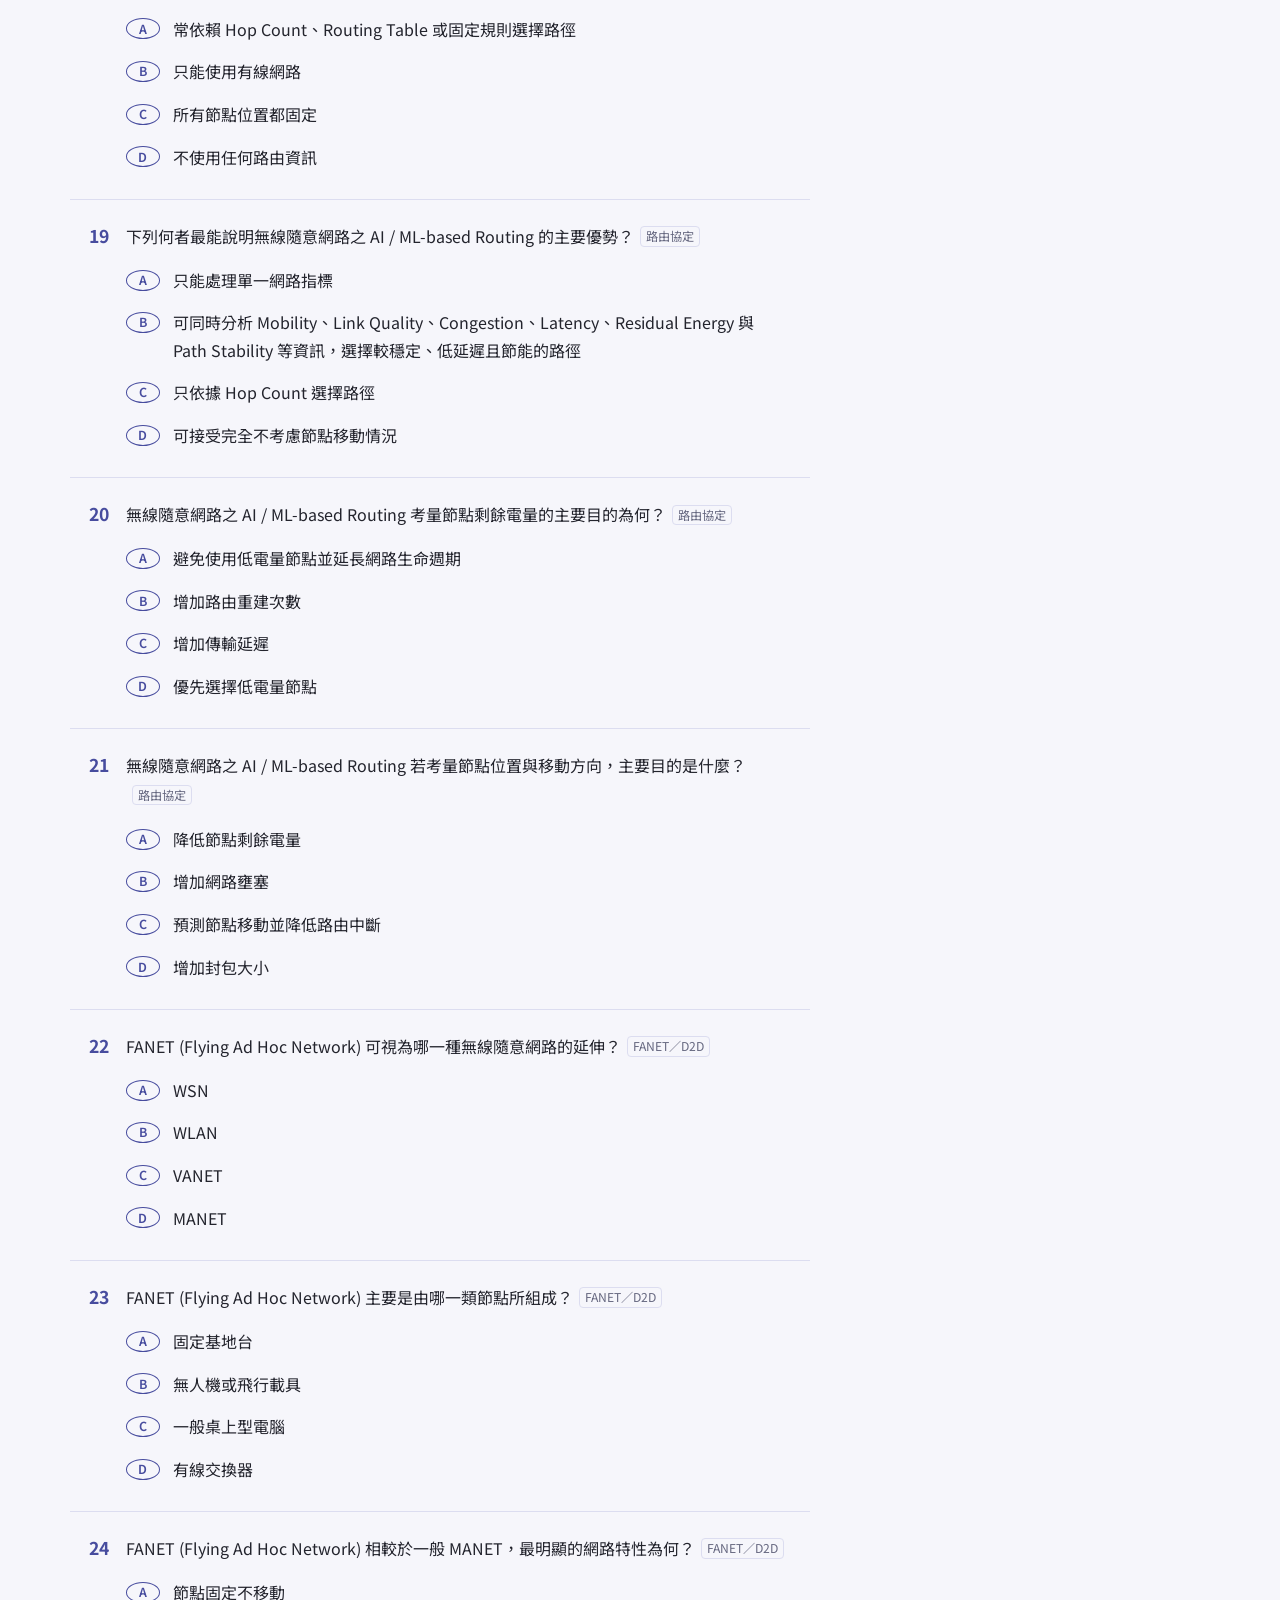
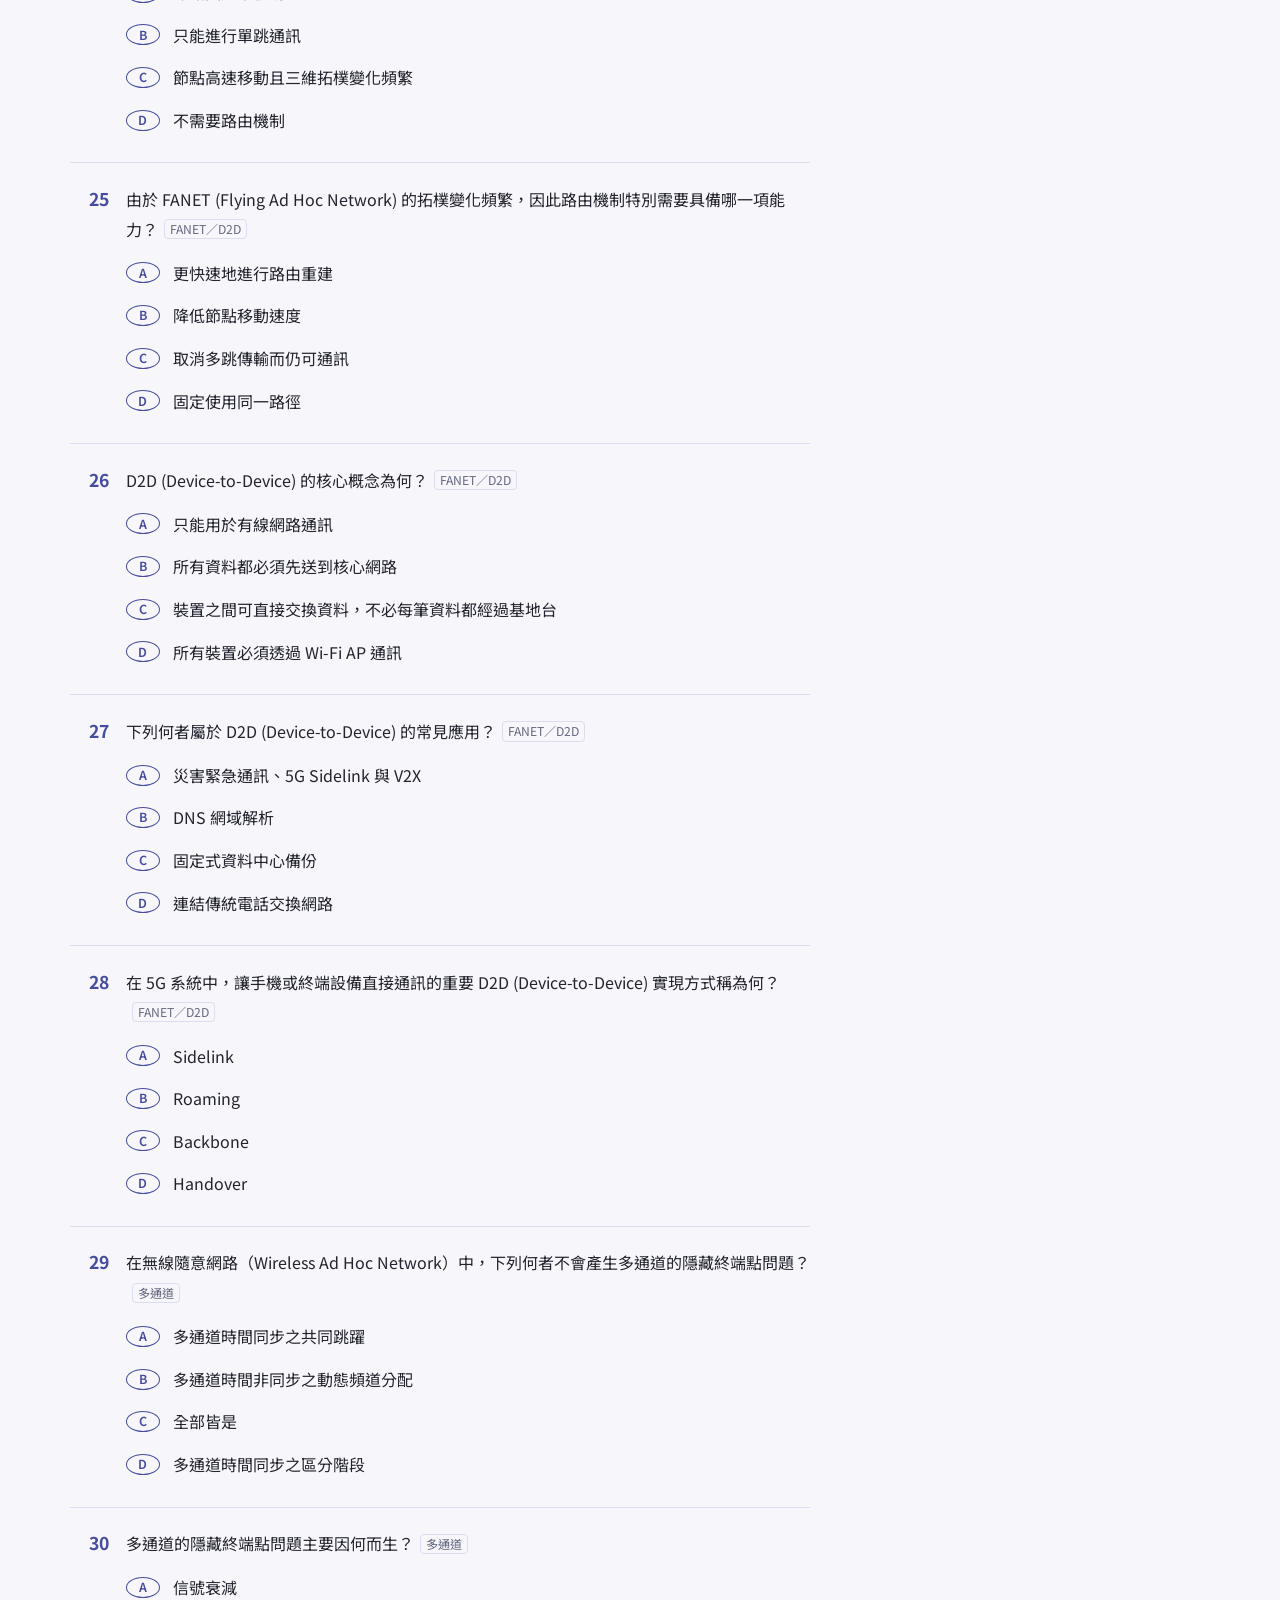
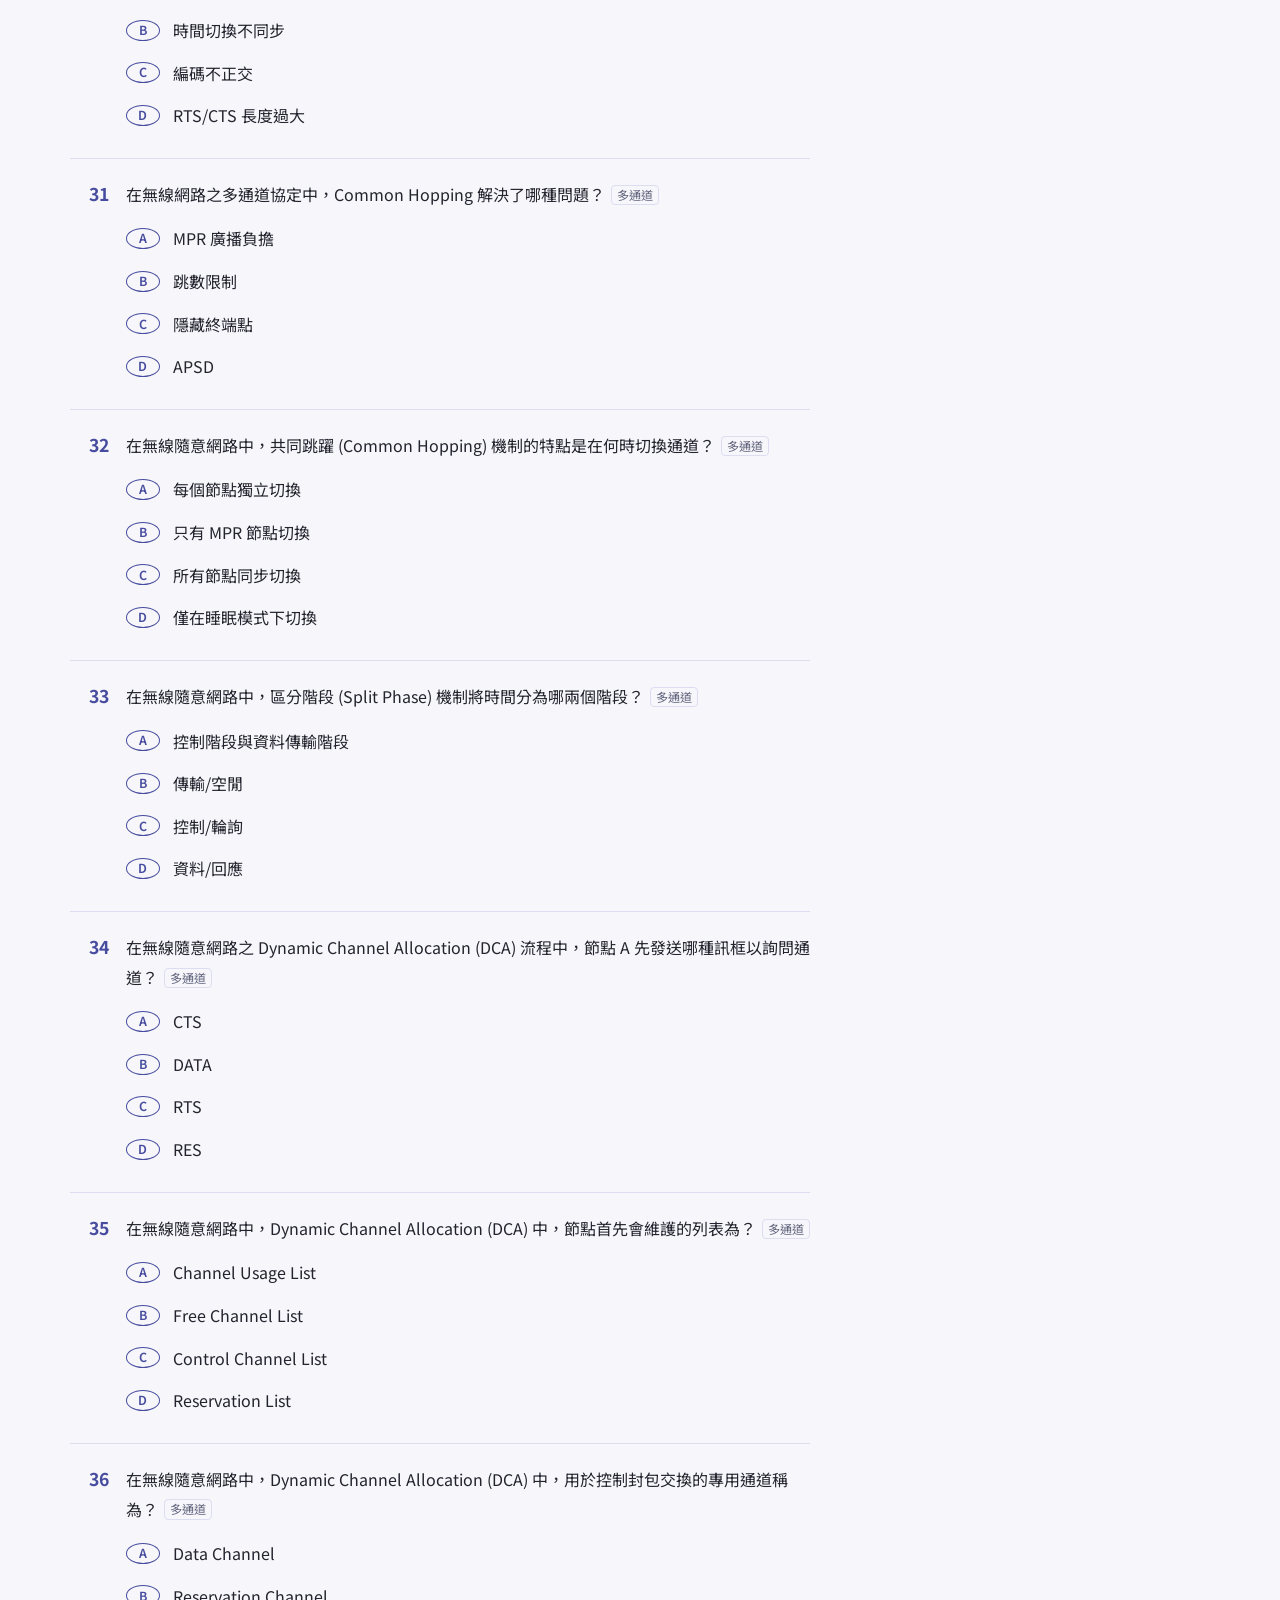
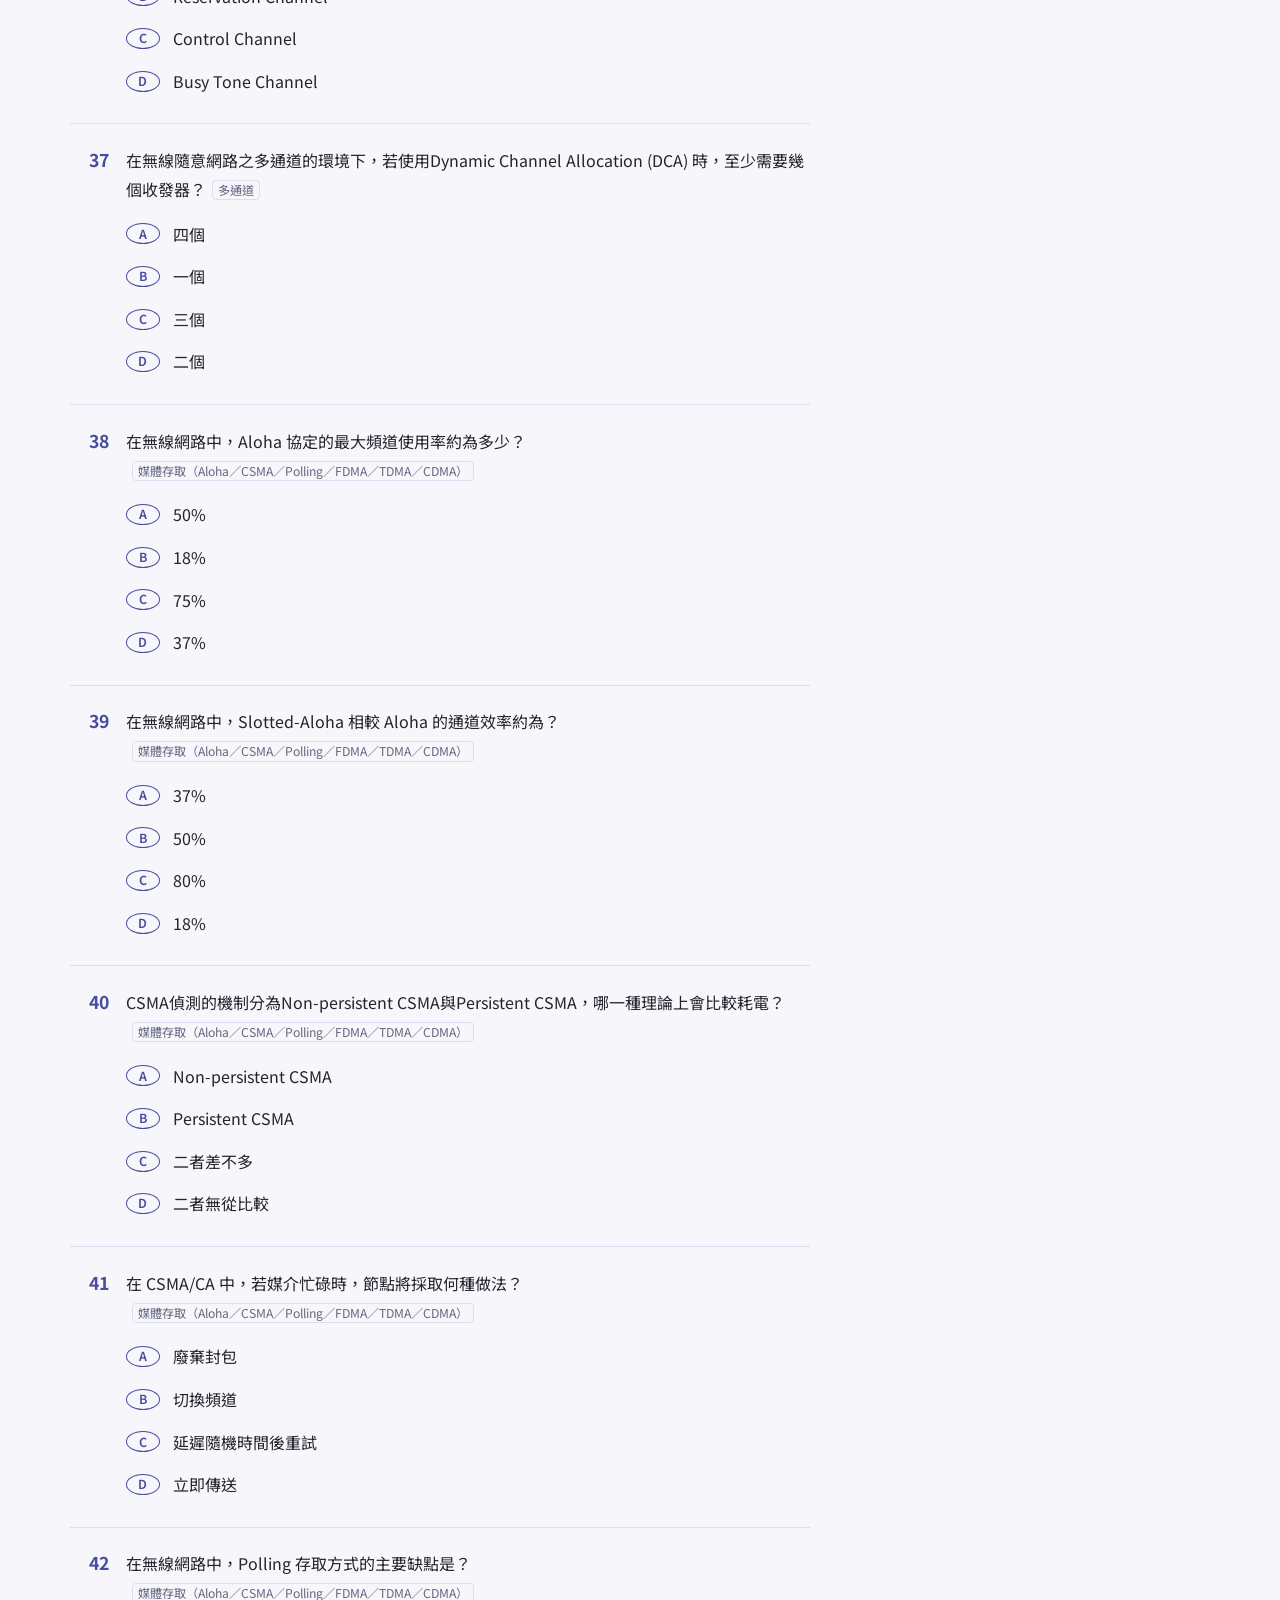
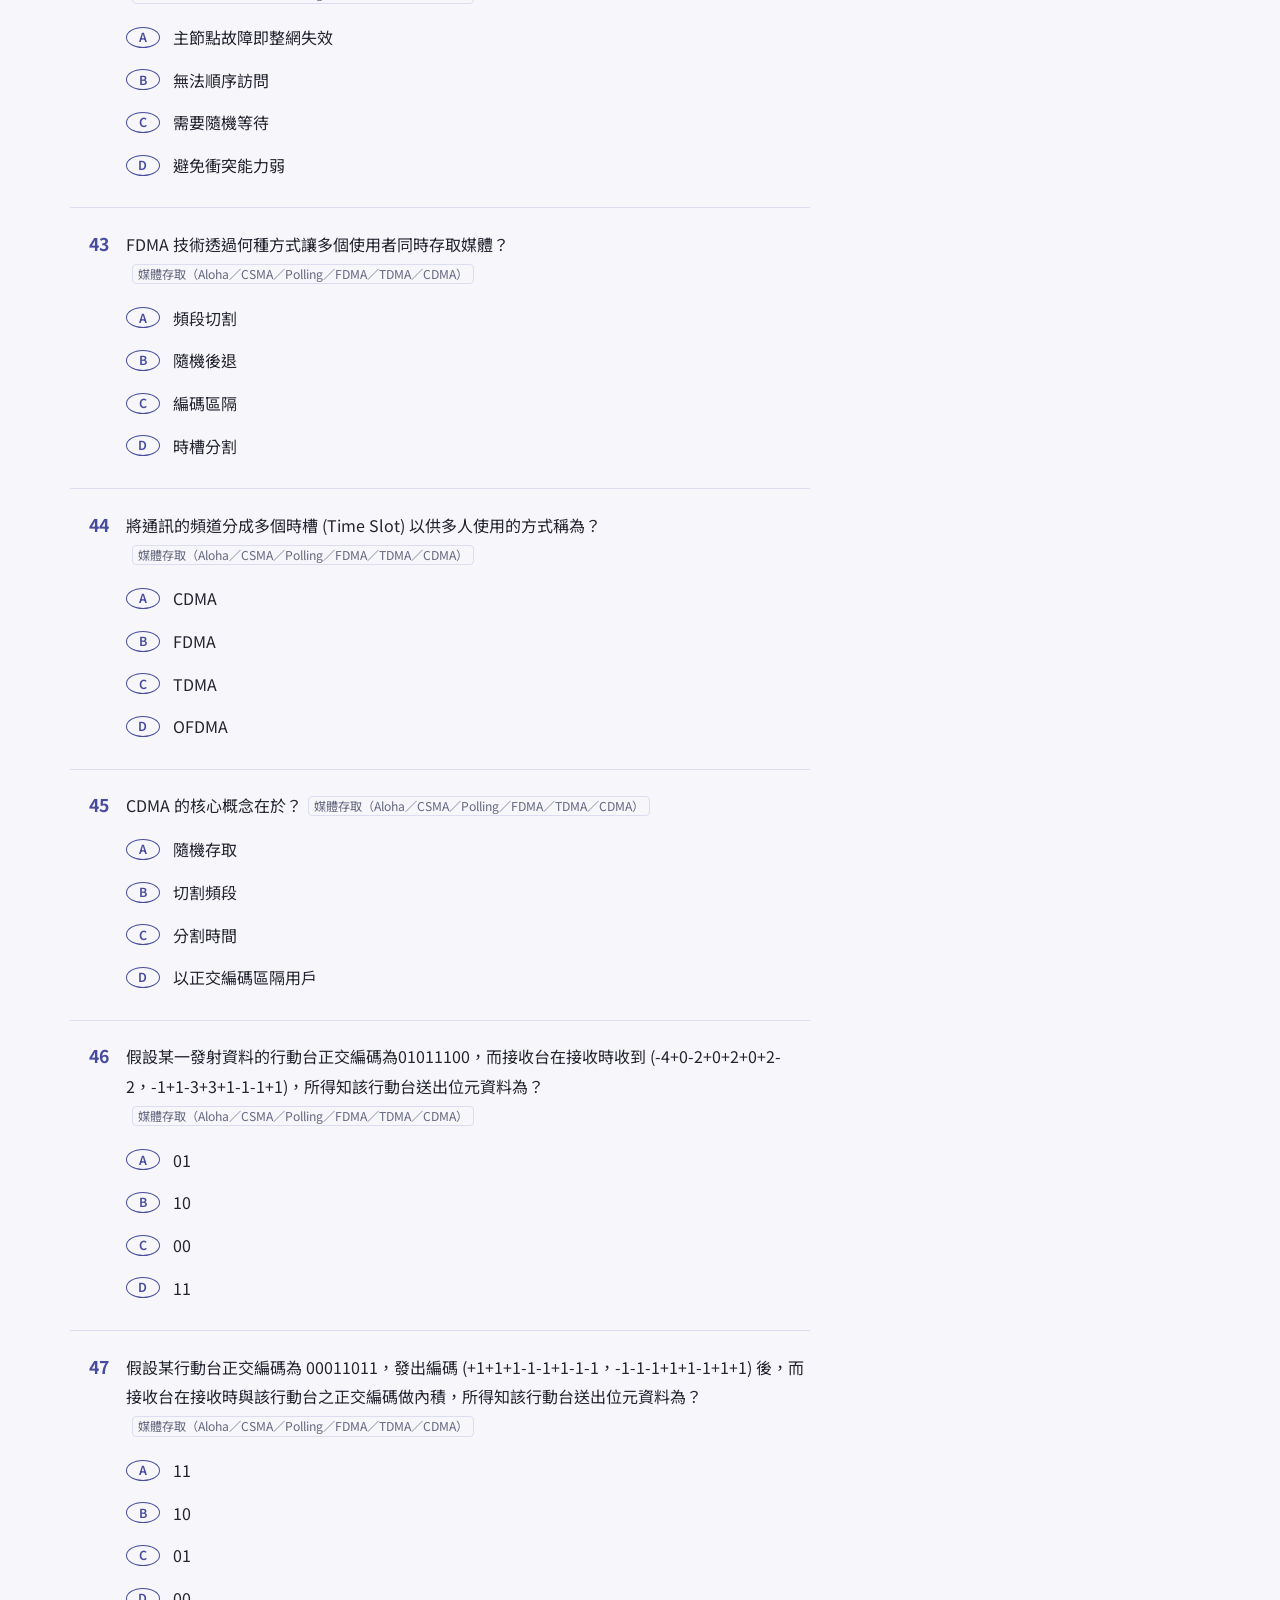
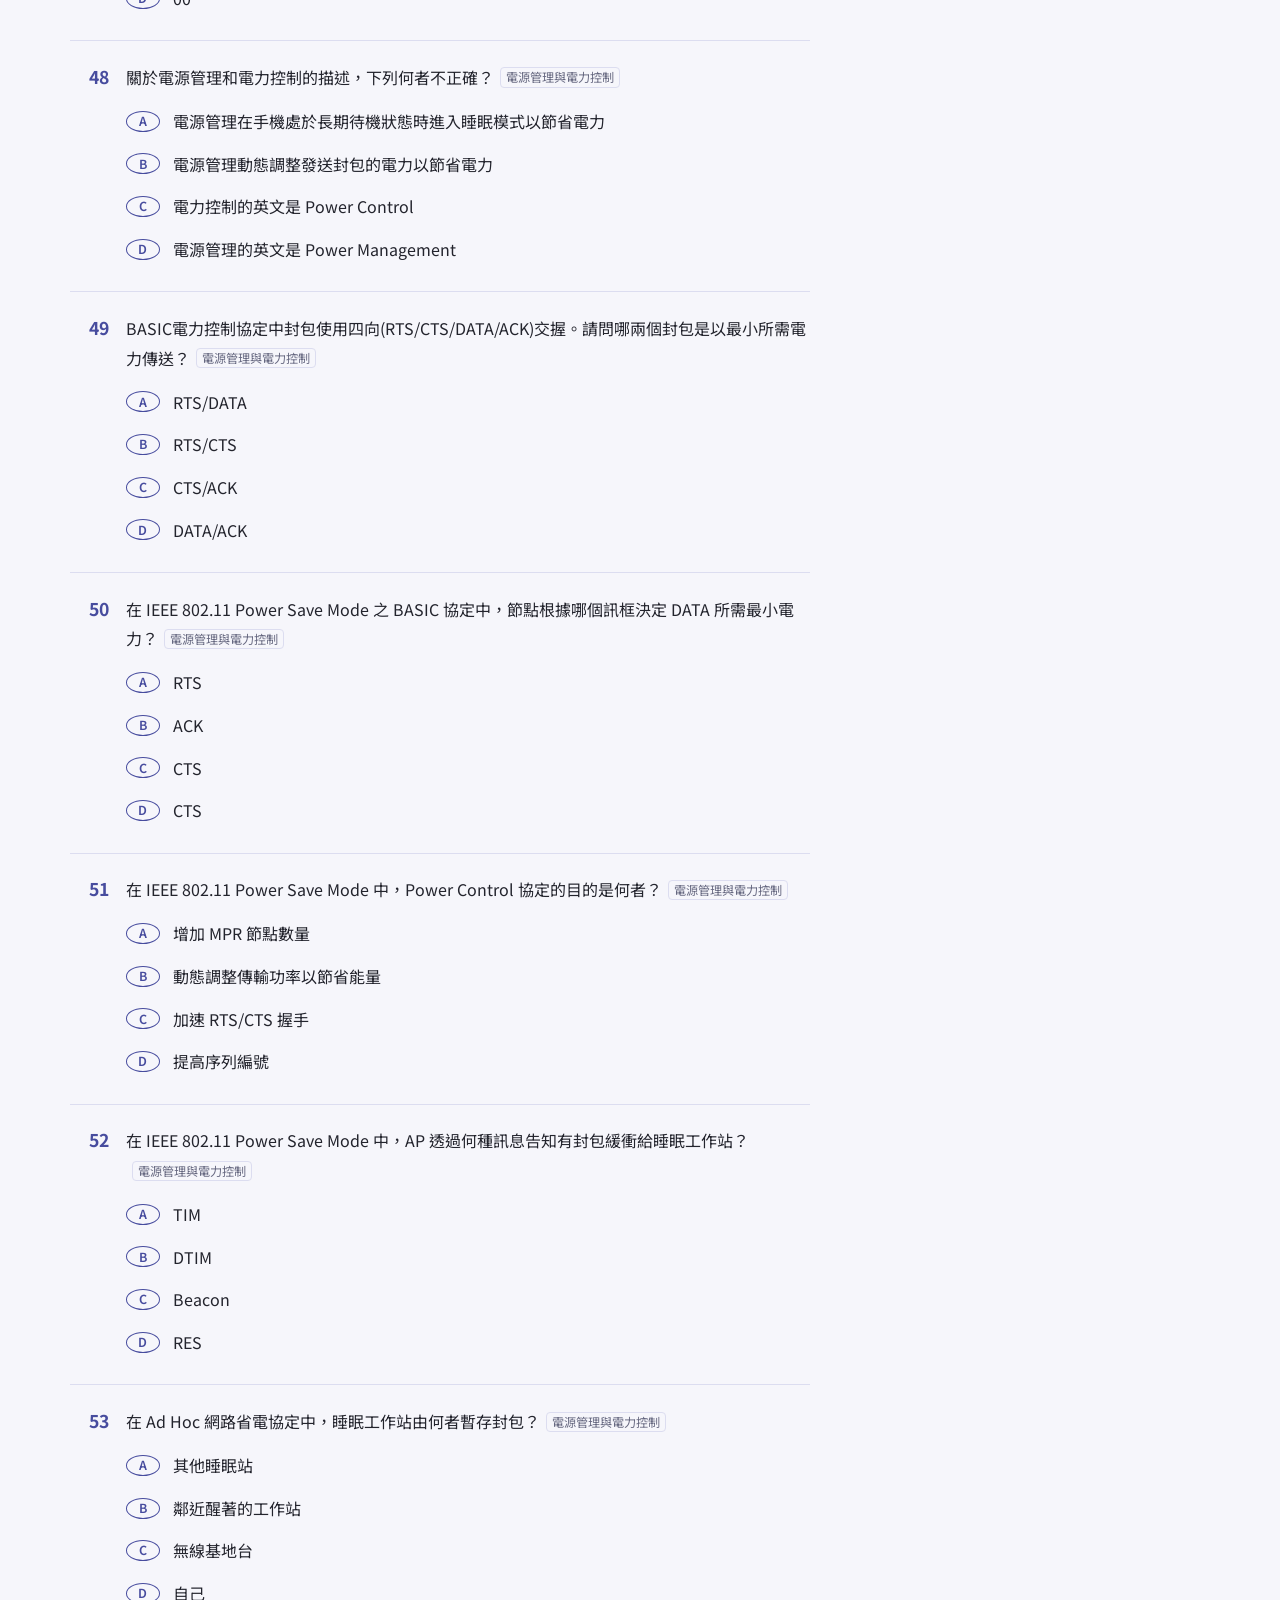
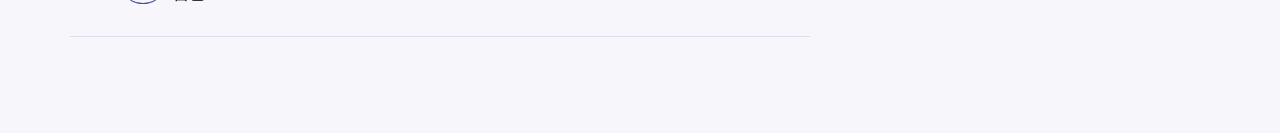
<file: page/y2/wlan_ch3.html>
<!DOCTYPE html>
<html lang="zh-Hant-TW">
<head>
<meta charset="utf-8">
<meta name="viewport" content="width=device-width, initial-scale=1, viewport-fit=cover">
<title>無線網路 第3章 無線網路基本概念</title>
<link rel="preconnect" href="https://fonts.googleapis.com">
<link rel="preconnect" href="https://fonts.gstatic.com" crossorigin>
<link href="https://fonts.googleapis.com/css2?family=JetBrains+Mono:wght@400;600&family=Noto+Sans+TC:wght@400;500;700&display=swap" rel="stylesheet">
<link rel="stylesheet" href="../../asset/css/web1.css">
</head>
<body>
<header class="bar">
  <div class="bar-in">
    <h1>無線網路 第3章 無線網路基本概念</h1>
    <div class="stats" aria-live="polite">
      <span id="st-answered"></span>
      <span id="st-score"></span>
    </div>
    <button type="button" class="btn primary small" id="btn-submit">交卷</button>
  </div>
  <div class="progress" aria-hidden="true"><i id="progress"></i></div>
</header>

<div class="layout">
  <main>
    <section class="intro">
      <a class="back-link" href="../../index.html#y2-wlan">← 返回無線區域及個人網路</a>
      <p>第3章 無線網路基本概念：選擇題共 <span id="n-c">…</span> 題，每題必考。點選項作答，可隨時交卷，未作答的題目以答錯計分；作答進度會自動存在這個瀏覽器。</p>
      <div class="tools">
        <label class="switch"><input type="checkbox" id="opt-instant"><span class="track"></span>作答後立即對答案</label>
        <label class="filter">顯示
          <select id="filter">
            <option value="all">全部題目</option>
            <option value="todo">未作答</option>
            <option value="wrong">答錯的題目</option>
          </select>
        </label>
        <button type="button" class="btn small" id="btn-reset">重新作答</button>
      </div>
    </section>

    <section class="summary" id="summary" hidden aria-live="polite"></section>

    <h2 class="sec" id="sec-c">選擇題<small id="sub-c"></small></h2>
    <div id="list-c"><p class="loading">題目載入中…</p></div>
    <p class="empty" id="empty" hidden>這個篩選條件下沒有題目。把「顯示」改回「全部題目」就能看到所有題目。</p>
  </main>

  <aside class="card" id="card" aria-label="答案卡">
    <div class="card-head">
      <h2>答案卡</h2>
      <button type="button" class="card-close" id="card-close" aria-label="關閉答案卡">✕</button>
    </div>
    <div class="legend"><span><i class="on"></i>已劃記</span><span><i class="ok"></i>正確答案</span><span>點題號跳到該題</span></div>
    <div class="card-grid" id="card-c"></div>
  </aside>
</div>

<button type="button" class="btn primary fab" id="fab">答案卡</button>
<div class="scrim" id="scrim"></div>

<script src="../../asset/js/choice_quiz.js" data-src="../../asset/data/wlan_ch3.json" data-store="wlan_ch3_v1"></script>
</body>
</html>
</file>
<file: asset/css/global.css>
/* ═══════════════════════════════════════════════════════════════
   Global — 全站共用基底
   ═══════════════════════════════════════════════════════════════ */

/* ── Reset ── */
*, *::before, *::after {
  box-sizing: border-box;
  margin: 0;
  padding: 0;
}

/* ── Design Tokens ── */
:root {
  --bg: #06080f;
  --surface: rgba(255, 255, 255, 0.035);
  --border: rgba(255, 255, 255, 0.07);
  --text: #d4dae6;
  --text2: rgba(255, 255, 255, 0.45);
  --text3: rgba(255, 255, 255, 0.25);
  --accent: #60a5fa;
  --accent2: #38bdf8;
  --green: #34d399;
  --red: #fb7185;
  --amber: #fbbf24;
  --font: 'Noto Sans TC', 'SF Pro Display', system-ui, sans-serif;
  --mono: 'JetBrains Mono', monospace;
}

/* ── Base ── */
html { font-size: 16px; }

body {
  font-family: var(--font);
  color: var(--text);
  background: var(--bg);
  min-height: 100vh;
  overflow-x: hidden;
}
body::before {
  content: '';
  position: fixed;
  inset: 0;
  background: radial-gradient(
    ellipse 80% 50% at 50% -20%,
    rgba(56, 189, 248, 0.06),
    transparent 70%
  );
  pointer-events: none;
  z-index: 0;
}

/* ── Shared Buttons ── */
.btn-primary {
  padding: 14px 44px;
  font-size: 15px;
  font-weight: 700;
  font-family: var(--font);
  border: none;
  border-radius: 12px;
  background: linear-gradient(135deg, #1d4ed8, #2563eb);
  color: #fff;
  cursor: pointer;
  box-shadow: 0 4px 24px rgba(37, 99, 235, 0.35);
  transition: transform 0.12s, box-shadow 0.12s;
}
.btn-primary:hover {
  transform: translateY(-1px);
  box-shadow: 0 6px 28px rgba(37, 99, 235, 0.45);
}

.btn-secondary {
  padding: 13px 32px;
  font-size: 14px;
  font-weight: 600;
  font-family: var(--font);
  border: 1px solid var(--border);
  border-radius: 11px;
  background: var(--surface);
  color: var(--text);
  cursor: pointer;
  transition: background 0.15s;
}
.btn-secondary:hover {
  background: rgba(255, 255, 255, 0.07);
}

/* ── Back Link ── */
.back-link {
  display: inline-flex;
  align-items: center;
  gap: 6px;
  font-size: 13px;
  font-weight: 600;
  color: var(--text3);
  text-decoration: none;
  margin-bottom: 20px;
  transition: color 0.15s;
}
.back-link:hover { color: var(--accent); }

/* ── Animation ── */
@keyframes fadeUp {
  from { opacity: 0; transform: translateY(12px); }
  to   { opacity: 1; transform: translateY(0); }
}
</file>
<file: asset/css/home.css>
/* ═══════════════════════════════════════════════════════════════
   Home — 首頁專屬樣式（需搭配 global.css）
   ═══════════════════════════════════════════════════════════════ */

body {
  display: flex;
  align-items: center;
  justify-content: center;
}

/* ── Container ── */
.container {
  width: 100%;
  max-width: 520px;
  padding: 20px 16px;
  text-align: center;
  position: relative;
  z-index: 1;
  animation: fadeUp 0.6s ease;
}

/* ── Badge ── */
.badge {
  display: inline-flex;
  align-items: center;
  justify-content: center;
  width: 80px;
  height: 80px;
  border-radius: 20px;
  background: linear-gradient(135deg, #1e3a5f, #0f2942);
  border: 1px solid rgba(96, 165, 250, 0.25);
  font-size: 36px;
  font-weight: 900;
  color: var(--accent);
  margin-bottom: 32px;
  box-shadow: 0 12px 40px rgba(56, 189, 248, 0.12);
}

/* ── Title ── */
h1 {
  font-size: 32px;
  font-weight: 900;
  letter-spacing: -0.5px;
  color: #e8edf5;
  margin-bottom: 10px;
}
.subtitle {
  font-size: 14px;
  color: var(--text2);
  margin-bottom: 48px;
}
.subtitle_version {
  font-size: 14px;
  color: var(--text2);
}
.subtitle_date {
  font-size: 14px;
  color: var(--text2);
  margin-bottom: 48px;
}

/* ── Entry Cards ── */
.cards {
  display: flex;
  flex-direction: column;
  gap: 16px;
}
.card {
  display: flex;
  align-items: center;
  gap: 20px;
  padding: 24px 28px;
  background: var(--surface);
  border: 1px solid var(--border);
  border-radius: 16px;
  text-decoration: none;
  color: var(--text);
  transition: all 0.18s ease;
}
.card:hover {
  border-color: rgba(96, 165, 250, 0.3);
  background: rgba(96, 165, 250, 0.06);
  transform: translateY(-2px);
  box-shadow: 0 8px 32px rgba(56, 189, 248, 0.1);
}
.card-icon {
  flex-shrink: 0;
  width: 52px;
  height: 52px;
  border-radius: 14px;
  display: flex;
  align-items: center;
  justify-content: center;
  font-size: 22px;
  font-weight: 900;
  font-family: var(--mono);
}
.card-icon.mis {
  background: linear-gradient(135deg, rgba(52, 211, 153, 0.15), rgba(52, 211, 153, 0.05));
  color: var(--green);
  border: 1px solid rgba(52, 211, 153, 0.2);
}
.card-icon.en {
  background: linear-gradient(135deg, rgba(96, 165, 250, 0.15), rgba(96, 165, 250, 0.05));
  color: var(--accent);
  border: 1px solid rgba(96, 165, 250, 0.2);
}
.card-body { text-align: left; }
.card-title {
  font-size: 17px;
  font-weight: 800;
  color: #e8edf5;
  margin-bottom: 4px;
}
.card-desc {
  font-size: 13px;
  color: var(--text2);
  line-height: 1.5;
}
.card-arrow {
  margin-left: auto;
  font-size: 18px;
  color: var(--text3);
  transition: transform 0.18s ease, color 0.18s ease;
}
.card:hover .card-arrow {
  transform: translateX(4px);
  color: var(--accent);
}

/* ── Grade Icons ── */
.card-icon.grade1,
.card-icon.grade2 {
  font-family: inherit;
}
.card-icon.grade1 {
  background: linear-gradient(135deg, rgba(251, 191, 36, 0.15), rgba(251, 191, 36, 0.05));
  color: var(--amber);
  border: 1px solid rgba(251, 191, 36, 0.2);
}
.card-icon.grade2 {
  background: linear-gradient(135deg, rgba(167, 139, 250, 0.15), rgba(167, 139, 250, 0.05));
  color: #a78bfa;
  border: 1px solid rgba(167, 139, 250, 0.2);
}

/* ── Views ── */
.view[hidden] { display: none; }
.view .back-link {
  display: flex;
  width: fit-content;
}

/* ── Empty State ── */
.empty {
  padding: 40px 28px;
  background: var(--surface);
  border: 1px dashed var(--border);
  border-radius: 16px;
}
.empty-icon {
  font-size: 32px;
  margin-bottom: 12px;
}
.empty-text {
  font-size: 14px;
  color: var(--text2);
}
.card-icon.php {
  font-size: 17px;
  background: linear-gradient(135deg, rgba(167, 139, 250, 0.15), rgba(167, 139, 250, 0.05));
  color: #a78bfa;
  border: 1px solid rgba(167, 139, 250, 0.2);
}
.card-icon.db {
  font-size: 18px;
  background: linear-gradient(135deg, rgba(56, 189, 248, 0.15), rgba(56, 189, 248, 0.05));
  color: #38bdf8;
  border: 1px solid rgba(56, 189, 248, 0.2);
}
.card-icon.wlan {
  font-size: 16px;
  background: linear-gradient(135deg, rgba(52, 211, 153, 0.15), rgba(52, 211, 153, 0.05));
  color: var(--green);
  border: 1px solid rgba(52, 211, 153, 0.2);
}
</file>
<file: asset/css/en.css>
/* ═══════════════════════════════════════════════════════════════
   English Testing — 頁面專屬樣式（需搭配 global.css）
   ═══════════════════════════════════════════════════════════════ */

/* ── Layout ── */
.wrap {
  max-width: 620px;
  margin: 0 auto;
  padding: 20px 16px 40px;
  position: relative;
  z-index: 1;
}

/* ── Hero ── */
.hero {
  text-align: center;
  padding: 72px 0 0;
  animation: fadeUp 0.6s ease;
}
.hero-badge {
  display: inline-flex;
  align-items: center;
  justify-content: center;
  width: 72px;
  height: 72px;
  border-radius: 18px;
  background: linear-gradient(135deg, #1e3a5f, #0f2942);
  border: 1px solid rgba(96, 165, 250, 0.25);
  font-size: 32px;
  font-weight: 900;
  color: var(--accent);
  margin-bottom: 28px;
  box-shadow: 0 12px 40px rgba(56, 189, 248, 0.12);
}
.hero h1 {
  font-size: 30px;
  font-weight: 900;
  letter-spacing: -0.5px;
  color: #e8edf5;
  margin-bottom: 10px;
}
.hero p {
  font-size: 14px;
  color: var(--text2);
  line-height: 1.7;
  margin-bottom: 6px;
}
.hero .detail {
  font-size: 12px;
  color: var(--text3);
  margin-bottom: 36px;
}
.hero .coverage {
  text-align: left;
  background: var(--surface);
  border: 1px solid var(--border);
  border-radius: 14px;
  padding: 18px 22px;
  margin-bottom: 32px;
  font-size: 13px;
  color: var(--text2);
  line-height: 2;
}
.hero .coverage b {
  color: var(--accent);
  font-weight: 700;
}

/* ── Progress ── */
.progress-wrap { margin-bottom: 14px; }
.progress-bar {
  height: 3px;
  background: rgba(255, 255, 255, 0.06);
  border-radius: 2px;
  overflow: hidden;
}
.progress-fill {
  height: 100%;
  background: linear-gradient(90deg, var(--accent), var(--green));
  border-radius: 2px;
  transition: width 0.35s ease;
}
.progress-label {
  font-size: 11px;
  color: var(--text3);
  margin-top: 5px;
  text-align: right;
  font-family: var(--mono);
  font-weight: 500;
}

/* ── Dots Nav ── */
.dots {
  display: flex;
  flex-wrap: wrap;
  gap: 5px;
  justify-content: center;
  margin-bottom: 18px;
}
.dot {
  width: 30px;
  height: 30px;
  border-radius: 7px;
  border: none;
  font-size: 11px;
  font-family: var(--mono);
  font-weight: 700;
  cursor: pointer;
  display: flex;
  align-items: center;
  justify-content: center;
  transition: all 0.15s;
  background: rgba(255, 255, 255, 0.05);
  color: var(--text3);
}
.dot.current {
  background: var(--accent);
  color: #fff;
  transform: scale(1.15);
  box-shadow: 0 2px 12px rgba(96, 165, 250, 0.3);
}
.dot.answered {
  background: rgba(52, 211, 153, 0.18);
  color: var(--green);
}

/* ── Question Card ── */
.card {
  background: var(--surface);
  border: 1px solid var(--border);
  border-radius: 16px;
  padding: 26px 22px;
  margin-bottom: 18px;
  animation: fadeUp 0.25s ease;
}
.card-head {
  display: flex;
  align-items: center;
  gap: 10px;
  margin-bottom: 16px;
}
.q-num {
  font-size: 13px;
  font-weight: 800;
  color: var(--accent);
  font-family: var(--mono);
}
.q-tag {
  font-size: 10px;
  padding: 3px 10px;
  border-radius: 20px;
  background: rgba(96, 165, 250, 0.12);
  color: var(--accent2);
  font-weight: 700;
  letter-spacing: 0.3px;
}
.q-text {
  font-size: 16px;
  font-weight: 600;
  line-height: 1.75;
  margin-bottom: 22px;
  white-space: pre-line;
}

/* ── Options ── */
.options {
  display: flex;
  flex-direction: column;
  gap: 9px;
}
.opt-btn {
  display: flex;
  align-items: center;
  gap: 14px;
  padding: 13px 16px;
  border-radius: 11px;
  border: 1.5px solid var(--border);
  background: transparent;
  cursor: pointer;
  font-size: 14px;
  font-family: var(--font);
  color: var(--text);
  text-align: left;
  transition: all 0.12s;
  line-height: 1.55;
}
.opt-btn:hover {
  border-color: rgba(96, 165, 250, 0.3);
  background: rgba(96, 165, 250, 0.05);
}
.opt-btn.selected {
  border-color: var(--accent);
  background: rgba(96, 165, 250, 0.1);
  color: #bfdbfe;
}
.opt-label {
  min-width: 26px;
  height: 26px;
  border-radius: 7px;
  display: flex;
  align-items: center;
  justify-content: center;
  font-size: 12px;
  font-weight: 700;
  background: rgba(255, 255, 255, 0.06);
  color: var(--text3);
  flex-shrink: 0;
  font-family: var(--mono);
  transition: all 0.12s;
}
.opt-btn.selected .opt-label {
  background: var(--accent);
  color: #fff;
}

/* ── Nav ── */
.nav {
  display: flex;
  justify-content: space-between;
  gap: 12px;
}

/* ── Result ── */
.result {
  text-align: center;
  padding-top: 56px;
  animation: fadeUp 0.5s ease;
}
.result-emoji { font-size: 56px; margin-bottom: 14px; }
.result-grade {
  font-size: 68px;
  font-weight: 900;
  line-height: 1;
  margin-bottom: 6px;
  background: linear-gradient(135deg, #93c5fd, #60a5fa);
  -webkit-background-clip: text;
  -webkit-text-fill-color: transparent;
}
.result-score { font-size: 26px; font-weight: 800; margin-bottom: 4px; }
.result-pct { font-size: 14px; color: var(--text2); margin-bottom: 22px; }
.result-bar {
  height: 7px;
  background: rgba(255, 255, 255, 0.06);
  border-radius: 4px;
  overflow: hidden;
  max-width: 280px;
  margin: 0 auto 30px;
}
.result-bar-fill {
  height: 100%;
  border-radius: 4px;
  transition: width 0.7s ease;
}
.result-btns {
  display: flex;
  gap: 12px;
  justify-content: center;
  flex-wrap: wrap;
}

/* ── Review ── */
.review-head {
  display: flex;
  justify-content: space-between;
  align-items: center;
  margin-bottom: 18px;
  padding-top: 10px;
}
.review-head h2 {
  font-size: 20px;
  font-weight: 800;
  color: #93c5fd;
}
.review-head span {
  font-size: 15px;
  font-weight: 700;
  color: var(--accent);
  font-family: var(--mono);
}
.review-list {
  display: flex;
  flex-direction: column;
  gap: 12px;
  margin-bottom: 28px;
}
.r-item {
  background: var(--surface);
  border-radius: 12px;
  padding: 16px 18px;
  border-left: 4px solid var(--green);
}
.r-item.wrong { border-left-color: var(--red); }
.r-meta {
  display: flex;
  align-items: center;
  gap: 9px;
  margin-bottom: 9px;
  flex-wrap: wrap;
}
.r-num {
  font-size: 12px;
  font-weight: 800;
  color: var(--accent);
  font-family: var(--mono);
}
.r-tag {
  font-size: 10px;
  padding: 2px 9px;
  border-radius: 20px;
  font-weight: 700;
}
.r-tag.ok { background: rgba(52, 211, 153, 0.15); color: var(--green); }
.r-tag.ng { background: rgba(251, 113, 133, 0.15); color: var(--red); }
.r-type { font-size: 10px; color: var(--text3); }
.r-q {
  font-size: 14px;
  line-height: 1.7;
  margin-bottom: 7px;
  white-space: pre-line;
}
.r-wrong { font-size: 12px; color: var(--red); margin-bottom: 3px; }
.r-ans { font-size: 12px; color: var(--green); font-weight: 700; margin-bottom: 3px; }
.r-expl { font-size: 12px; color: var(--text2); line-height: 1.6; }
</file>
<file: asset/css/style.css>
/* ═══════════════════════════════════════════════════════════════
   MIS Testing — 頁面專屬樣式（需搭配 global.css）
   ═══════════════════════════════════════════════════════════════ */

/* ── Container ── */
.quiz-container {
  max-width: 620px;
  margin: 0 auto;
  padding: 20px 16px 40px;
  position: relative;
  z-index: 1;
  animation: fadeUp 0.5s ease;
}

/* ── Header ── */
.quiz-header {
  text-align: center;
  padding: 48px 0 0;
  margin-bottom: 28px;
}
.quiz-header-badge {
  display: inline-flex;
  align-items: center;
  justify-content: center;
  width: 72px;
  height: 72px;
  border-radius: 18px;
  background: linear-gradient(135deg, #0f3a2e, #0a2920);
  border: 1px solid rgba(52, 211, 153, 0.25);
  font-size: 14px;
  font-weight: 900;
  font-family: var(--mono);
  color: var(--green);
  margin-bottom: 24px;
  box-shadow: 0 12px 40px rgba(52, 211, 153, 0.1);
}

h2 {
  font-size: 22px;
  font-weight: 900;
  color: #e8edf5;
  letter-spacing: -0.3px;
  border: none;
  padding: 0;
  margin-bottom: 6px;
  line-height: 1.5;
}

/* ── Chapter Select ── */
#chapter-select {
  display: block;
  width: 100%;
  margin-top: 14px;
  font-size: 14px;
  font-weight: 600;
  font-family: var(--font);
  color: var(--text);
  background: var(--surface);
  border: 1.5px solid var(--border);
  border-radius: 11px;
  padding: 12px 16px;
  cursor: pointer;
  appearance: none;
  -webkit-appearance: none;
  background-image: url("data:image/svg+xml,%3Csvg xmlns='http://www.w3.org/2000/svg' width='12' height='12' fill='%2360a5fa' viewBox='0 0 16 16'%3E%3Cpath d='M8 11L3 6h10z'/%3E%3C/svg%3E");
  background-repeat: no-repeat;
  background-position: right 14px center;
  transition: border-color 0.15s, background 0.15s;
}
#chapter-select:hover,
#chapter-select:focus {
  border-color: rgba(96, 165, 250, 0.35);
  background: rgba(96, 165, 250, 0.06);
  outline: none;
}
#chapter-select option {
  background: #111827;
  color: var(--text);
}

/* ── Progress ── */
.progress {
  display: flex;
  justify-content: space-between;
  align-items: center;
  margin-bottom: 18px;
  padding: 10px 16px;
  background: var(--surface);
  border: 1px solid var(--border);
  border-radius: 10px;
  font-size: 12px;
  font-family: var(--mono);
  font-weight: 500;
  color: var(--text2);
}

/* ── Question Card ── */
.question {
  background: var(--surface);
  border: 1px solid var(--border);
  border-radius: 16px;
  padding: 26px 22px;
  margin-bottom: 18px;
  animation: fadeUp 0.25s ease;
}
.question-text {
  font-size: 16px;
  font-weight: 600;
  line-height: 1.75;
  margin-bottom: 20px;
  color: #e8edf5;
}

/* ── Options ── */
.options {
  display: flex;
  flex-direction: column;
  gap: 9px;
}
button.option {
  display: flex;
  align-items: center;
  gap: 14px;
  padding: 14px 18px;
  border-radius: 11px;
  border: 1.5px solid var(--border);
  background: transparent;
  cursor: pointer;
  font-size: 14px;
  font-family: var(--font);
  color: var(--text);
  text-align: left;
  transition: all 0.15s;
  line-height: 1.55;
  width: 100%;
}
button.option:hover {
  border-color: rgba(96, 165, 250, 0.3);
  background: rgba(96, 165, 250, 0.05);
}
button.option:disabled { cursor: default; }
button.option:disabled:hover {
  border-color: var(--border);
  background: transparent;
}
button.correct {
  border-color: var(--green) !important;
  background: rgba(52, 211, 153, 0.1) !important;
  color: var(--green) !important;
  font-weight: 700;
}
button.wrong {
  border-color: var(--red) !important;
  background: rgba(251, 113, 133, 0.1) !important;
  color: var(--red) !important;
}

/* ── Result Area ── */
#result-area {
  display: none;
  text-align: center;
  padding: 56px 0 0;
  animation: fadeUp 0.5s ease;
}
#result-area h3 {
  font-size: 28px;
  font-weight: 900;
  color: #e8edf5;
  margin-bottom: 12px;
}
#score-text {
  font-size: 22px !important;
  font-weight: 800 !important;
  background: linear-gradient(135deg, #93c5fd, #60a5fa);
  -webkit-background-clip: text;
  -webkit-text-fill-color: transparent;
  margin-bottom: 24px;
}

.btn-primary { margin-top: 16px; }

/* ── Wrong Review ── */
.wrong-review {
  margin-top: 28px;
  text-align: left;
}
.wrong-review h4 {
  font-size: 16px;
  font-weight: 800;
  color: var(--red);
  margin-bottom: 14px;
}
.wrong-item {
  background: var(--surface);
  border-radius: 12px;
  padding: 16px 18px;
  margin-bottom: 12px;
  border-left: 4px solid var(--red);
}
.wrong-q {
  font-size: 14px;
  font-weight: 700;
  margin-bottom: 8px;
  color: #e8edf5;
  line-height: 1.6;
}
.wrong-your {
  font-size: 12px;
  color: var(--red);
  margin-bottom: 4px;
}
.wrong-correct {
  font-size: 12px;
  color: var(--green);
  font-weight: 700;
}

/* ── RWD ── */
@media (max-width: 600px) {
  .quiz-container { padding: 16px 14px 32px; }
  .quiz-header { padding-top: 24px; }
  h2 { font-size: 18px; }
  .question-text { font-size: 15px; }
  button.option {
    font-size: 13px;
    padding: 13px 14px;
  }
}
</file>
<file: asset/css/web1.css>
/* ═══════════════════════════════════════════════════════════════
   Web 程式設計(一) — 全題測驗頁樣式（選擇題）（獨立配色，不需 global.css）
   ═══════════════════════════════════════════════════════════════ */

:root{
  --paper:#F6F6FB; --surface:#FFFFFF; --ink:#474C9E; --ink-soft:#DCDDF0; --hover:#EEEEF8;
  --graphite:#2A2C35; --text:#23242D; --muted:#666880;
  --ok:#1B7550; --ok-bg:#E1F2E9; --bad:#BE3A28; --bad-bg:#FBE6E2; --note-bg:#EFEFF9;
  --font:"Noto Sans TC","PingFang TC","Microsoft JhengHei","Heiti TC",system-ui,sans-serif;
  --mono:"JetBrains Mono",ui-monospace,"SFMono-Regular",Consolas,"Courier New",monospace;
  --bar-h:58px;
  color-scheme:light;
  box-sizing:border-box;
  padding-top:env(safe-area-inset-top,0px);
  padding-bottom:env(safe-area-inset-bottom,0px);
}
@media (prefers-color-scheme:dark){
  :root:not([data-theme="light"]){
    --paper:#14151E; --surface:#1C1D29; --ink:#A6AAF2; --ink-soft:#33355A; --hover:#24253A;
    --graphite:#E8E8F2; --text:#E5E5EE; --muted:#9A9CB4;
    --ok:#5CC89B; --ok-bg:#16352A; --bad:#F2897A; --bad-bg:#3C1F1B; --note-bg:#222338;
    color-scheme:dark;
  }
}
:root[data-theme="dark"]{
  --paper:#14151E; --surface:#1C1D29; --ink:#A6AAF2; --ink-soft:#33355A; --hover:#24253A;
  --graphite:#E8E8F2; --text:#E5E5EE; --muted:#9A9CB4;
  --ok:#5CC89B; --ok-bg:#16352A; --bad:#F2897A; --bad-bg:#3C1F1B; --note-bg:#222338;
  color-scheme:dark;
}
*,*::before,*::after{box-sizing:inherit}
html{scroll-padding-top:calc(env(safe-area-inset-top,0px) + var(--bar-h) + 12px)}
body{margin:0;background:var(--paper);color:var(--text);font-family:var(--font);font-size:16px;line-height:1.75;-webkit-text-size-adjust:100%}
body::before{content:"";position:fixed;inset:0 0 auto;height:env(safe-area-inset-top,0px);z-index:10;background:var(--surface)}
button,input,select{font:inherit;color:inherit}
:focus-visible{outline:2px solid var(--ink);outline-offset:2px}
/* pre-wrap：保留程式碼中的連續空格（例如第 73 題的 myphp.  php） */
code{font-family:var(--mono);font-size:.88em;background:var(--note-bg);padding:.05em .35em;border-radius:4px;word-break:break-word;white-space:pre-wrap}

/* top bar */
.bar{position:sticky;top:env(safe-area-inset-top,0px);z-index:20;background:var(--surface);border-bottom:1px solid var(--ink-soft)}
.bar-in{max-width:1180px;margin:0 auto;height:calc(var(--bar-h) - 3px);display:flex;align-items:center;gap:1rem;padding:0 1.25rem}
.bar h1{margin:0;font-size:1.05rem;font-weight:700;letter-spacing:.02em;white-space:nowrap}
.stats{display:flex;gap:1.1rem;margin-left:auto;font-size:.9rem;color:var(--muted);font-variant-numeric:tabular-nums;white-space:nowrap}
.stats b{color:var(--text);font-weight:600}
.progress{height:3px;background:var(--ink-soft)}
.progress i{display:block;height:100%;width:0;background:var(--ink);transition:width .25s ease}

/* buttons */
.btn{font-size:.92rem;font-weight:500;padding:.38rem .95rem;border-radius:8px;border:1.5px solid var(--ink);background:transparent;color:var(--ink);cursor:pointer;white-space:nowrap;line-height:1.5}
.btn:hover{background:var(--hover)}
.btn.primary{background:var(--ink);color:var(--surface)}
.btn.primary:hover{filter:brightness(1.08)}
.btn.small{font-size:.88rem;padding:.25rem .8rem}
.btn:disabled{opacity:.45;cursor:not-allowed}
.btn.warn{border-color:var(--bad);color:var(--bad)}
.btn.primary.warn{background:var(--bad);color:var(--surface)}
.link{background:none;border:0;padding:0;color:var(--ink);text-decoration:underline;text-underline-offset:3px;cursor:pointer;font-size:.9rem}

/* layout */
.layout{max-width:1180px;margin:0 auto;padding:0 1.25rem 6rem;display:grid;grid-template-columns:minmax(0,1fr) 330px;gap:3rem;align-items:start}
main{max-width:740px;min-width:0}
.intro{padding:2rem 0 1.25rem}
.intro p{margin:0 0 1.1rem;color:var(--muted);max-width:36em}
.back-link{display:inline-block;margin-bottom:.8rem;font-size:.9rem;font-weight:500;color:var(--muted);text-decoration:none}
.back-link:hover{color:var(--ink)}
.tools{display:flex;flex-wrap:wrap;align-items:center;gap:.75rem 1.5rem}
.switch{display:inline-flex;align-items:center;gap:.6rem;cursor:pointer;font-size:.95rem;user-select:none}
.switch input{position:absolute;opacity:0;width:1px;height:1px}
.track{width:38px;height:22px;border-radius:11px;background:var(--ink-soft);position:relative;flex:none;transition:background .15s}
.track::after{content:"";position:absolute;top:3px;left:3px;width:16px;height:16px;border-radius:50%;background:var(--surface);box-shadow:0 1px 2px rgba(0,0,0,.25);transition:transform .15s}
.switch input:checked + .track{background:var(--ink)}
.switch input:checked + .track::after{transform:translateX(16px)}
.switch input:focus-visible + .track{outline:2px solid var(--ink);outline-offset:2px}
.filter{display:inline-flex;align-items:center;gap:.5rem;font-size:.95rem}
.filter select{background:var(--surface);border:1.5px solid var(--ink-soft);border-radius:8px;padding:.3rem .6rem;cursor:pointer}

/* summary */
.summary{display:flex;gap:1.5rem;align-items:center;margin:.5rem 0 1rem;padding:1.25rem 1.4rem;background:var(--surface);border:1.5px solid var(--ink);border-radius:12px}
.sum-score{display:flex;align-items:baseline;gap:.2rem;color:var(--ink);flex:none}
.sum-score .big{font-size:3.2rem;font-weight:700;line-height:1;font-variant-numeric:tabular-nums}
.sum-score .unit{font-size:1rem;font-weight:500}
.sum-detail p{margin:0 0 .7rem}
.sum-actions{display:flex;flex-wrap:wrap;gap:.6rem}

/* sections & questions */
.sec{font-size:1.25rem;margin:2.2rem 0 .2rem;padding-bottom:.4rem;color:var(--ink);border-bottom:2px solid var(--ink)}
.sec small{font-size:.85rem;font-weight:400;color:var(--muted);margin-left:.6rem}
.q{display:grid;grid-template-columns:2.6rem minmax(0,1fr);gap:0 .9rem;padding:1.35rem 0;border-bottom:1px solid var(--ink-soft);scroll-margin-top:calc(env(safe-area-inset-top,0px) + var(--bar-h) + 12px)}
.q:focus{outline:none}
.q.flash .q-num{animation:flash 1s ease}
@keyframes flash{0%,40%{background:var(--ink);color:var(--surface)}100%{background:transparent}}
.q-num{font-weight:700;font-size:1.1rem;color:var(--ink);text-align:right;font-variant-numeric:tabular-nums;line-height:1.6;border-radius:6px;padding-right:.15rem;align-self:start}
.q-text{margin:0;line-height:1.85}
.tag{display:inline-block;font-size:.76rem;line-height:1.5;color:var(--ink);border:1px solid var(--ink);border-radius:4px;padding:0 .4em;margin-left:.5em;vertical-align:.12em}
.tag.tip{color:var(--bad);border-color:var(--bad)}
.tag.ref{color:var(--muted);border-color:var(--ink-soft)}
.opts{margin-top:.55rem;display:flex;flex-direction:column;gap:2px}
.opt{display:flex;gap:.8rem;align-items:flex-start;width:100%;text-align:left;background:none;border:0;padding:.42rem .6rem;margin-left:-.6rem;border-radius:8px;cursor:pointer;line-height:1.7}
.opt:hover{background:var(--hover)}
.opt:disabled{cursor:default}
.opt:disabled:hover{background:none}
.bubble{flex:none;width:34px;height:21px;margin-top:.17rem;border-radius:50%;border:1.5px solid var(--ink);color:var(--ink);font-size:.78rem;font-weight:600;display:grid;place-items:center;line-height:1;transition:background .12s,color .12s}
.opt[aria-pressed="true"] .bubble{background:var(--graphite);border-color:var(--graphite);color:var(--surface)}
.opt.key .bubble{border-color:var(--ok);color:var(--ok);box-shadow:0 0 0 3px var(--ok-bg)}
.opt.key[aria-pressed="true"] .bubble{background:var(--ok);border-color:var(--ok);color:var(--surface)}
.opt.key .opt-text{color:var(--ok);font-weight:500}
.opt.miss .bubble{background:var(--bad);border-color:var(--bad);color:var(--surface)}
.opt.miss .opt-text{color:var(--bad);text-decoration:line-through;text-decoration-thickness:1px}
.fb{margin-top:.7rem;display:flex;flex-wrap:wrap;gap:.4rem 1.1rem;align-items:center;font-size:.95rem}
.verdict{font-weight:700}
.verdict.ok{color:var(--ok)}
.verdict.bad{color:var(--bad)}
.hint{color:var(--muted);font-size:.88rem}
.note{margin:.7rem 0 0;padding:.55rem .85rem;background:var(--note-bg);border-left:3px solid var(--ink);border-radius:0 6px 6px 0;font-size:.92rem}
.empty{color:var(--muted);padding:2rem 0}
.loading{color:var(--muted);padding:2rem 0}

/* answer card */
.card{position:sticky;top:calc(env(safe-area-inset-top,0px) + var(--bar-h) + 18px);max-height:calc(100vh - var(--bar-h) - 36px);overflow:auto;margin-top:2rem;background:var(--surface);border:1.5px solid var(--ink);border-radius:10px;padding:1rem 1rem 1.25rem;overscroll-behavior:contain}
.card-head{display:flex;align-items:center;justify-content:space-between;margin-bottom:.3rem}
.card-head h2{margin:0;font-size:1.05rem;color:var(--ink)}
.card-close{display:none;background:none;border:0;font-size:1.1rem;color:var(--muted);cursor:pointer;padding:.2rem .5rem}
.legend{display:flex;flex-wrap:wrap;gap:.2rem .9rem;font-size:.78rem;color:var(--muted);margin:0 0 .8rem}
.legend span{display:inline-flex;align-items:center;gap:.35rem}
.legend i{display:inline-block;width:16px;height:10px;border-radius:50%;border:1.2px solid var(--ink)}
.legend i.on{background:var(--graphite);border-color:var(--graphite)}
.legend i.ok{border-color:var(--ok);box-shadow:0 0 0 2px var(--ok-bg)}
.card-grid{columns:2;column-gap:14px}
.grp{break-inside:avoid;margin-bottom:9px}
.row{display:flex;align-items:center;gap:3px;height:23px}
.rn{width:2.1em;flex:none;text-align:right;padding:0 .35em 0 0;background:none;border:0;border-radius:4px;cursor:pointer;font-size:.78rem;font-weight:600;color:var(--ink);font-variant-numeric:tabular-nums;line-height:23px}
.rn:hover{background:var(--hover)}
.row.ok .rn{color:var(--ok)}
.row.bad .rn{color:var(--surface);background:var(--bad)}
.cb{width:25px;height:15px;flex:none;padding:0;border-radius:50%;border:1.2px solid var(--ink);background:transparent;color:var(--ink);font-size:9px;font-weight:600;line-height:1;cursor:pointer;display:grid;place-items:center}
.cb:hover{background:var(--hover)}
.cb.on,.cb.on:hover{background:var(--graphite);border-color:var(--graphite);color:var(--surface)}
.cb:disabled{cursor:default}
.cb.key{border-color:var(--ok);color:var(--ok);box-shadow:0 0 0 2px var(--ok-bg)}
.cb.key.on{background:var(--ok);border-color:var(--ok);color:var(--surface)}
.fab,.scrim{display:none}

@media (max-width:960px){
  .layout{grid-template-columns:minmax(0,1fr);gap:0}
  main{max-width:none}
  .card{position:fixed;left:0;right:0;bottom:0;top:auto;margin:0;z-index:40;max-height:75vh;border-radius:14px 14px 0 0;border-width:1.5px 0 0;padding-bottom:calc(1.25rem + env(safe-area-inset-bottom,0px));transform:translateY(105%);transition:transform .25s ease;visibility:hidden}
  .card.open{transform:none;visibility:visible}
  .card-close{display:block}
  .card-grid{columns:3}
  .fab{display:block;position:fixed;right:16px;bottom:calc(16px + env(safe-area-inset-bottom,0px));z-index:30;box-shadow:0 4px 14px rgba(0,0,0,.18)}
  .scrim{position:fixed;inset:0;z-index:35;background:rgba(10,10,25,.4)}
  .scrim.show{display:block}
}
@media (max-width:640px){
  :root{--bar-h:54px}
  .bar-in{padding:0 1rem;gap:.7rem}
  .bar h1{font-size:.95rem}
  .stats{gap:.7rem;font-size:.82rem}
  #st-answered .lbl{display:none}
  .layout{padding:0 1rem 6rem}
  .intro{padding-top:1.4rem}
  .q{grid-template-columns:2rem minmax(0,1fr);gap:0 .6rem}
  .q-num{font-size:1rem}
  .card-grid{columns:2}
  .summary{flex-direction:column;align-items:flex-start;gap:.6rem}
}
@media (max-width:400px){ .bar h1{display:none} .stats{margin-left:0} .bar .btn{margin-left:auto} }
@media (prefers-reduced-motion:reduce){*{transition:none!important;animation:none!important}html{scroll-behavior:auto}}
</file>
<file: asset/css/essay.css>
/* ═══════════════════════════════════════════════════════════════
   問答題測驗頁（需搭配 web1.css 的配色與基本樣式）
   ═══════════════════════════════════════════════════════════════ */

.layout{grid-template-columns:minmax(0,1fr);max-width:860px}
main{max-width:none}

.q{grid-template-columns:2.6rem minmax(0,1fr)}
.q-text{font-weight:500}

/* 題目附表 */
.tables{display:flex;flex-wrap:wrap;gap:1rem 1.5rem;margin:.8rem 0 .2rem}
.tbl{border-collapse:collapse;font-size:.9rem;background:var(--surface)}
.tbl caption{text-align:left;font-weight:700;font-size:.88rem;color:var(--ink);padding-bottom:.3rem}
.tbl th,.tbl td{border:1px solid var(--ink-soft);padding:.25rem .7rem;text-align:left;white-space:nowrap}
.tbl th{background:var(--note-bg);font-weight:600}
.tbl th.pk{text-decoration:underline;text-underline-offset:3px}

/* 小題 */
.sub{margin-top:1rem;padding-top:.8rem;border-top:1px dashed var(--ink-soft)}
.sub-op{margin:0 0 .4rem;font-size:.95rem}
.sub-op b{color:var(--ink);margin-right:.4rem}

/* 作答區 */
.write{display:block;width:100%;margin-top:.7rem;min-height:6.5em;padding:.6rem .75rem;border:1.5px solid var(--ink-soft);border-radius:8px;background:var(--surface);font:inherit;font-size:.95rem;line-height:1.7;resize:vertical}
.write.short{min-height:3.6em}
.write:focus{outline:none;border-color:var(--ink)}
.fb{margin-top:.5rem}

/* 參考答案 */
.ans{margin:.7rem 0 0;padding:.7rem .95rem;background:var(--ok-bg);border-left:3px solid var(--ok);border-radius:0 8px 8px 0;font-size:.95rem}
.ans-title{display:block;font-weight:700;color:var(--ok);font-size:.85rem;margin-bottom:.2rem}
.ans p{margin:.25rem 0}
.ans b{color:var(--ok)}
</file>
